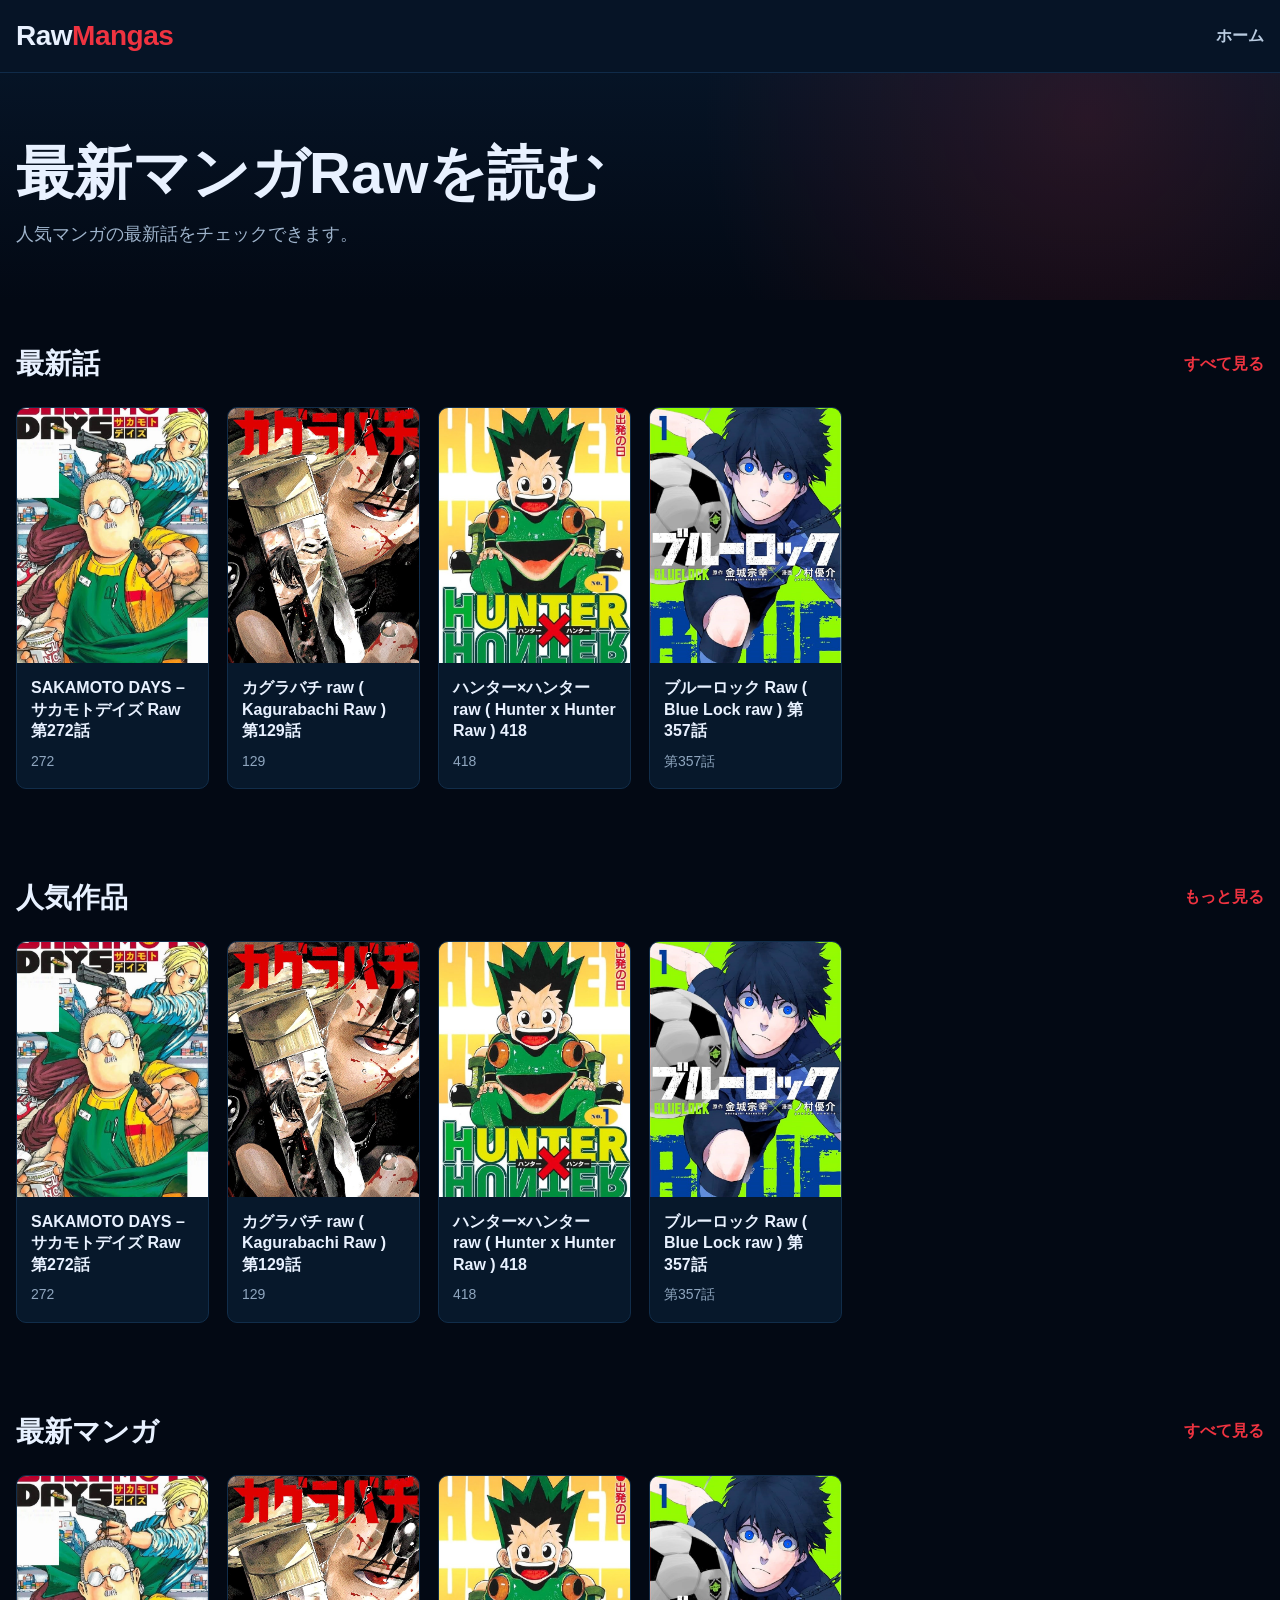
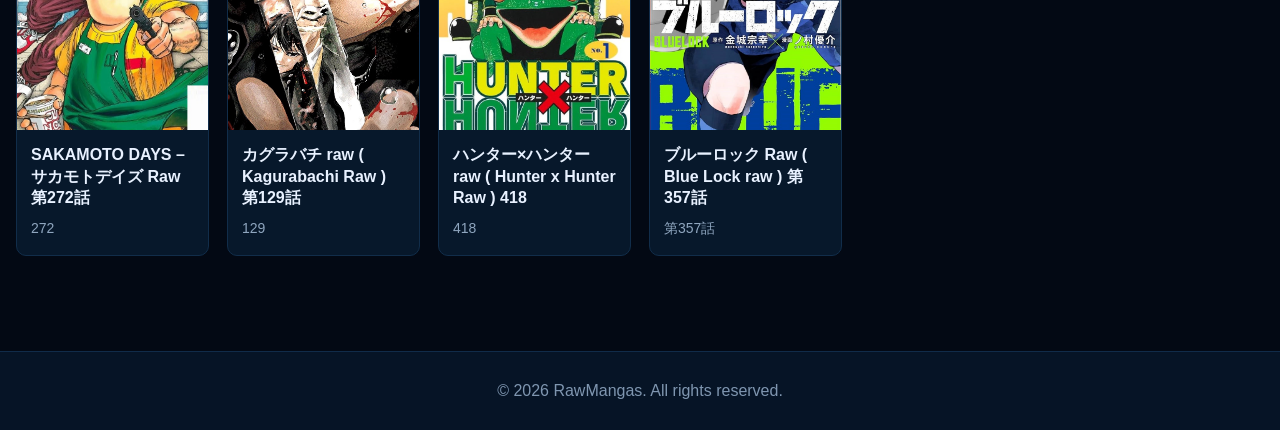
<file: index.html>
<!DOCTYPE html>
<html lang="ja">

<head>

  <meta charset="UTF-8">

  <meta
    name="viewport"
    content="width=device-width, initial-scale=1.0"
  >

  <title>RawMangas - 最新マンガRawを読む</title>

  <meta
    name="description"
    content="RawMangasでは、最新のマンガRawと最新話を無料で読むことができます。"
  >

  <meta
    name="robots"
    content="index, follow"
  >

  <link
    rel="canonical"
    href="https://readnewmangaraw.github.io/rawmangas/"
  >

  <link
    rel="stylesheet"
    href="style.css"
  >


  <meta name="google-site-verification" content="BZ52T1gZ348pRANE2zL4GQ4CzBD4zIG7TqbrdKdMX8c" />


  <meta name="msvalidate.01" content="1C436752C10B82A4CD241B09A711441A" />

  <!-- Google Analytics -->
  <script async src="https://www.googletagmanager.com/gtag/js?id=G-DWTESS8CF2"></script>
  <script>
    window.dataLayer = window.dataLayer || [];
    function gtag(){dataLayer.push(arguments);}
    gtag('js', new Date());
    gtag('config', 'G-DWTESS8CF2');
  </script>


</head>


<body>


<header class="site-header">

  <div class="container">

    <a
      class="logo"
      href="./"
      aria-label="RawMangas ホーム"
    >
      Raw<span>Mangas</span>
    </a>


    <nav>

      <a href="./">
        ホーム
      </a>

    </nav>

  </div>

</header>



<main>


  <!-- Hero -->

  <section class="hero">

    <div class="container">

      <h1>
        最新マンガRawを読む
      </h1>

      <p>
        人気マンガの最新話をチェックできます。
      </p>

    </div>

  </section>



  <!-- Latest -->

  <section class="manga-section">

    <div class="container">


      <div class="section-heading">

        <h2>
          最新話
        </h2>

        <a href="./">
          すべて見る
        </a>

      </div>



      <div class="manga-grid" id="latest-grid">

      </div>


      </div>

    </div>

  </section>



  <!-- Popular -->

  <section class="manga-section">

    <div class="container">


      <div class="section-heading">

        <h2>
          人気作品
        </h2>

        <a href="./">
          もっと見る
        </a>

      </div>


      <div class="manga-grid" id="popular-grid">

      </div>


      </div>

    </div>

  </section>



  <!-- Latest Manga -->

  <section class="manga-section">

    <div class="container">


      <div class="section-heading">

        <h2>
          最新マンガ
        </h2>

        <a href="./">
          すべて見る
        </a>

      </div>


      <div class="manga-grid" id="all-grid">

      </div>


      </div>

    </div>

  </section>


</main>



<footer>

  <div class="container">

    <p>
      © 2026 RawMangas. All rights reserved.
    </p>

  </div>

</footer>



<script src="script.js"></script>

</body>

</html>
</file>
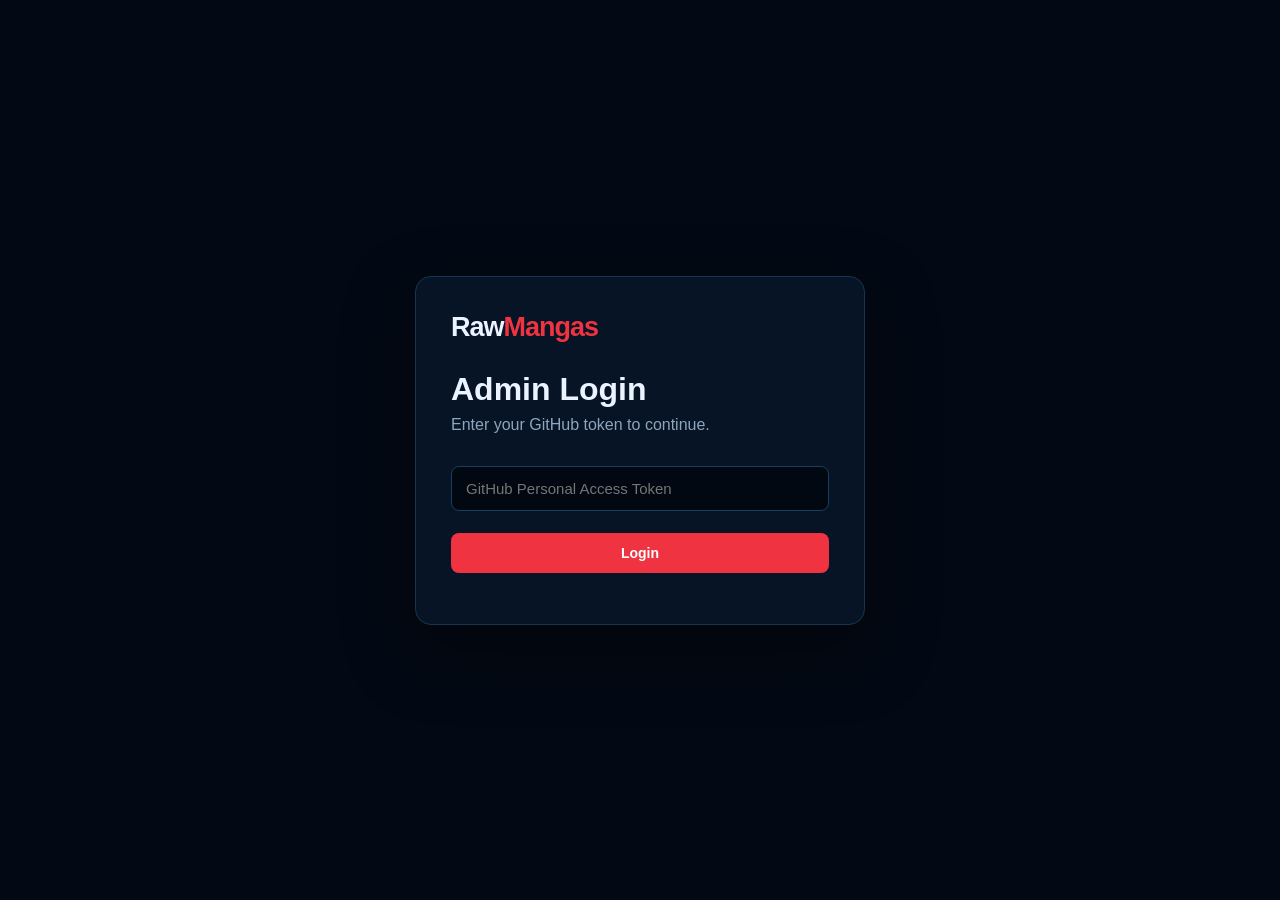
<file: admin/index.html>
<!DOCTYPE html>
<html lang="en">
<head>
<meta charset="UTF-8">
<meta name="viewport" content="width=device-width,initial-scale=1">
<title>RawMangas Admin</title>
<link rel="stylesheet" href="admin.css">
</head>

<body>

<div id="loginScreen" class="screen">
  <div class="login-box">
    <div class="brand">Raw<span>Mangas</span></div>
    <h1>Admin Login</h1>
    <p>Enter your GitHub token to continue.</p>

    <input
      id="loginToken"
      type="password"
      placeholder="GitHub Personal Access Token"
      autocomplete="off"
    >

    <button id="loginBtn">Login</button>

    <div id="loginStatus"></div>
  </div>
</div>


<div id="adminScreen" class="hidden">

  <header class="admin-header">

    <div>
      <div class="brand">Raw<span>Mangas</span></div>
      <small>Publisher Admin</small>
    </div>

    <button id="logoutBtn" class="logout">
      Logout
    </button>

  </header>


  <main class="admin-main">

    <section class="panel">

      <div class="panel-title">
        <div>
          <h1 id="formTitle">Create New Post</h1>
          <p>Create or edit a manga chapter.</p>
        </div>

        <button id="newPostBtn" class="secondary">
          + New Post
        </button>
      </div>


      <input type="hidden" id="editingPath">


      <label>Post Title</label>
      <input
        id="postTitle"
        type="text"
        placeholder="Example: One Piece"
      >


      <label>Chapter Number</label>
      <input
        id="chapterNumber"
        type="text"
        placeholder="Example: 1176"
      >


      <label>English Slug</label>
      <input
        id="slug"
        type="text"
        placeholder="Example: one-piece-1176"
      >


      <label>Title Image</label>
      <input
        id="cover"
        type="file"
        accept="image/*"
      >

      <div id="currentCover" class="current-files"></div>


      <label>Chapter Images</label>
      <input
        id="pages"
        type="file"
        accept="image/*"
        multiple
      >

      <div class="help">
        Select multiple images. They will be uploaded in filename order.
      </div>


      <div id="existingPages" class="current-files"></div>


      <button id="publishBtn" class="publish">
        Publish New Post
      </button>

      <div id="publishStatus"></div>

    </section>


    <section class="panel">

      <div class="panel-title">
        <div>
          <h2>Existing Posts</h2>
          <p>Edit or delete published posts.</p>
        </div>

        <button id="refreshBtn" class="secondary">
          Refresh
        </button>
      </div>


      <div id="postsList">
        Loading posts...
      </div>

    </section>

  </main>

</div>


<script src="publisher.js"></script>

</body>
</html>
</file>
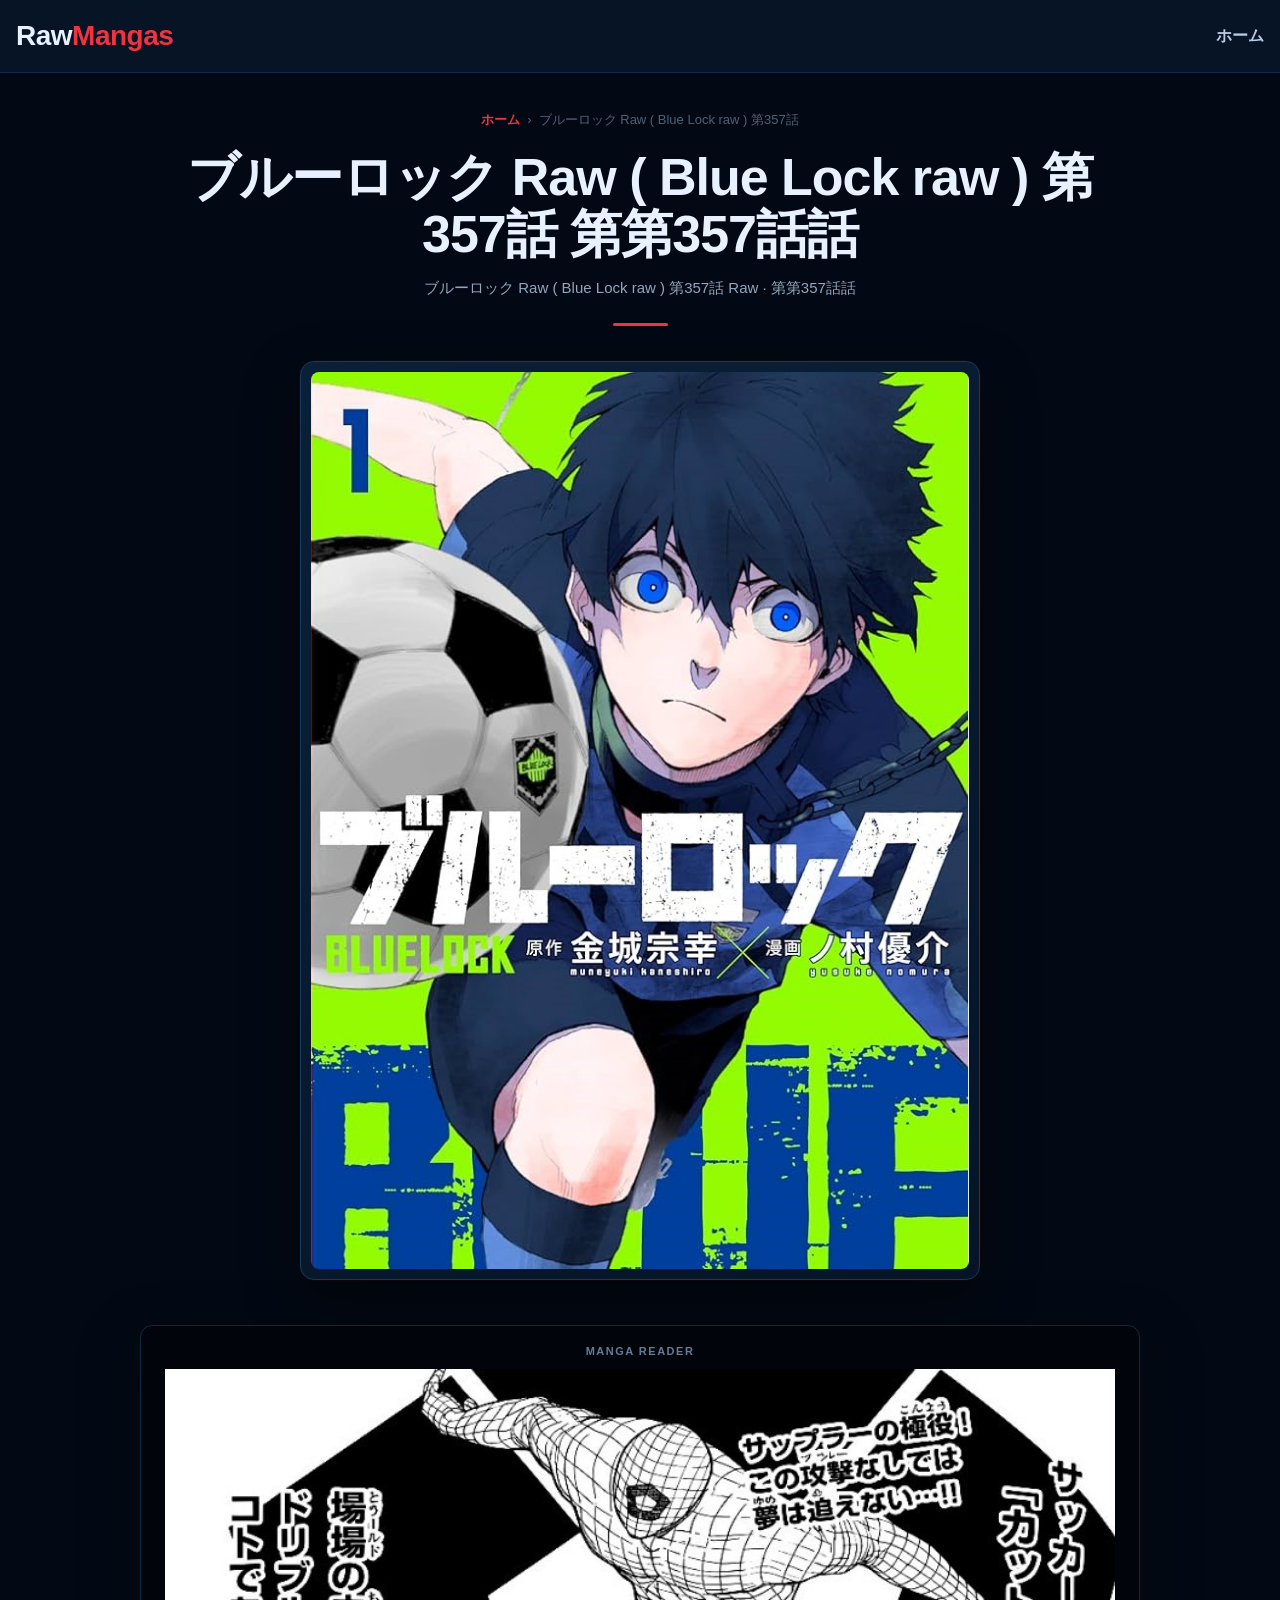
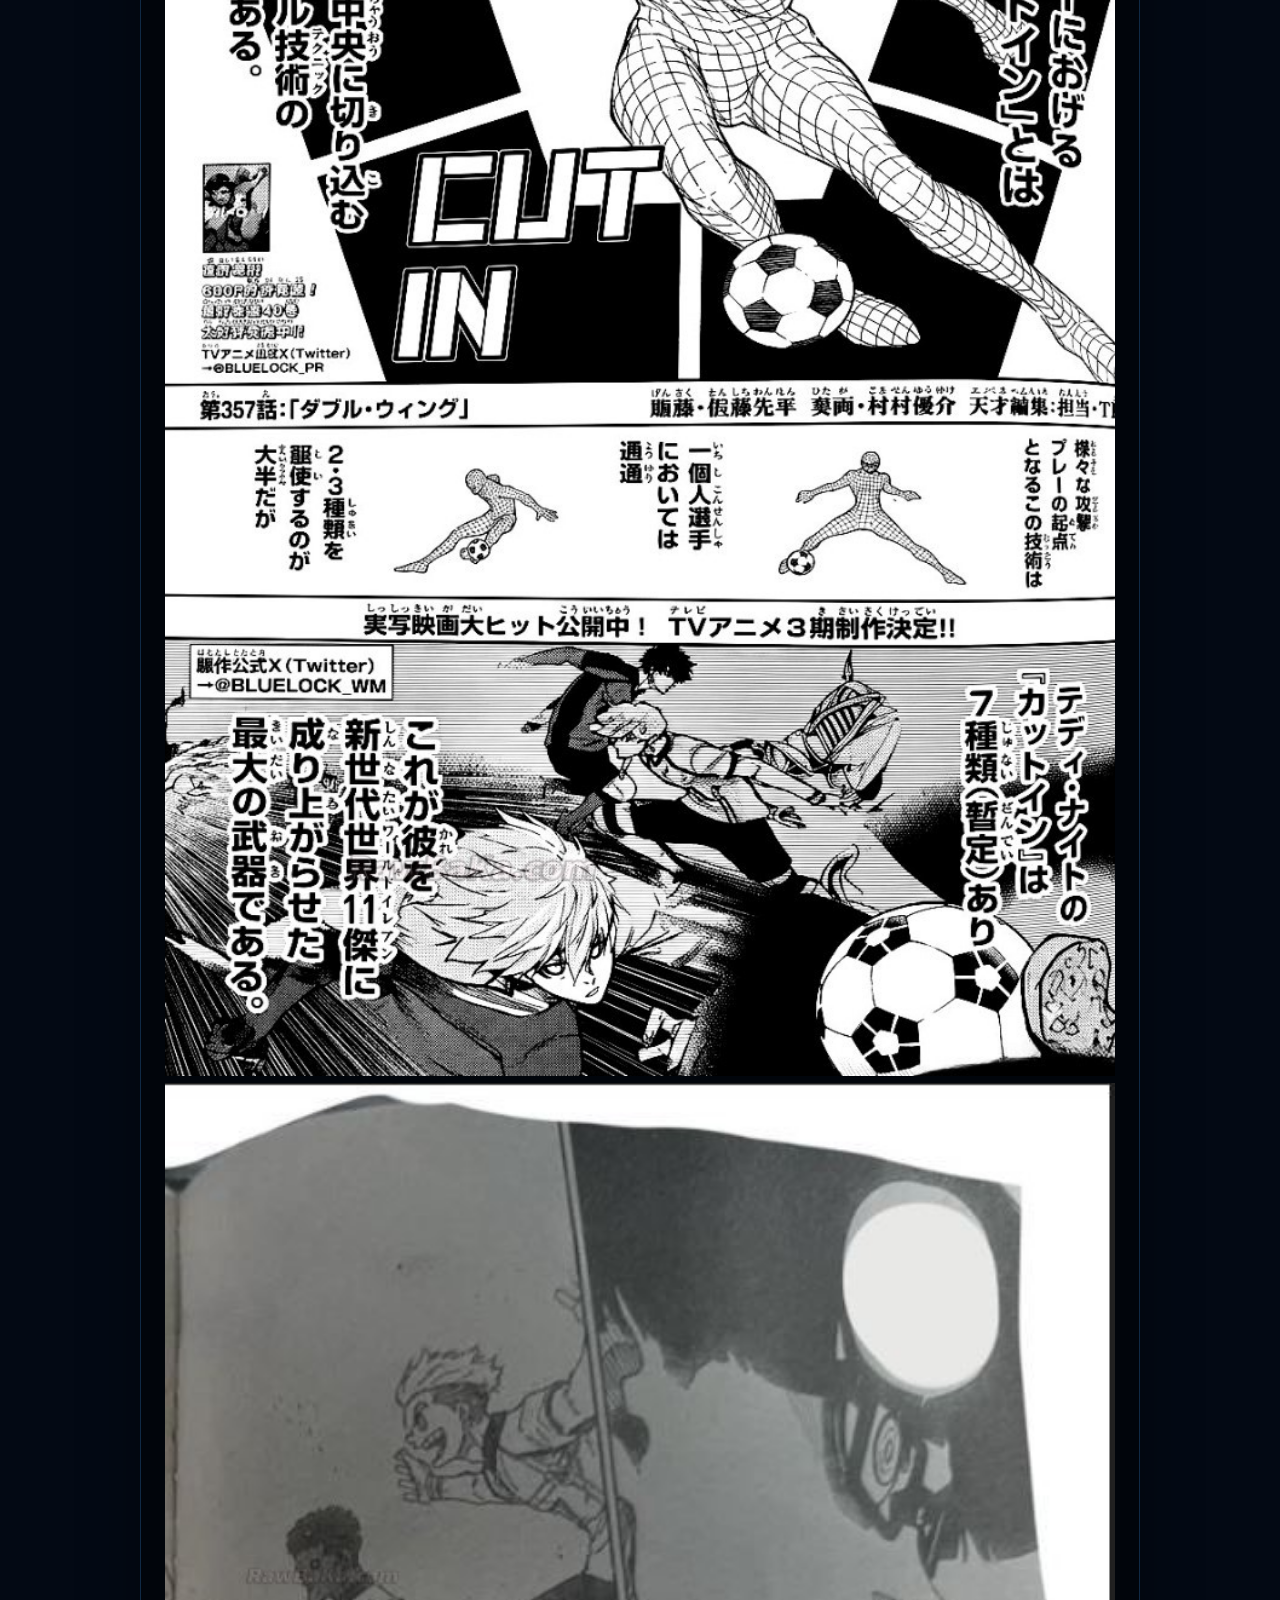
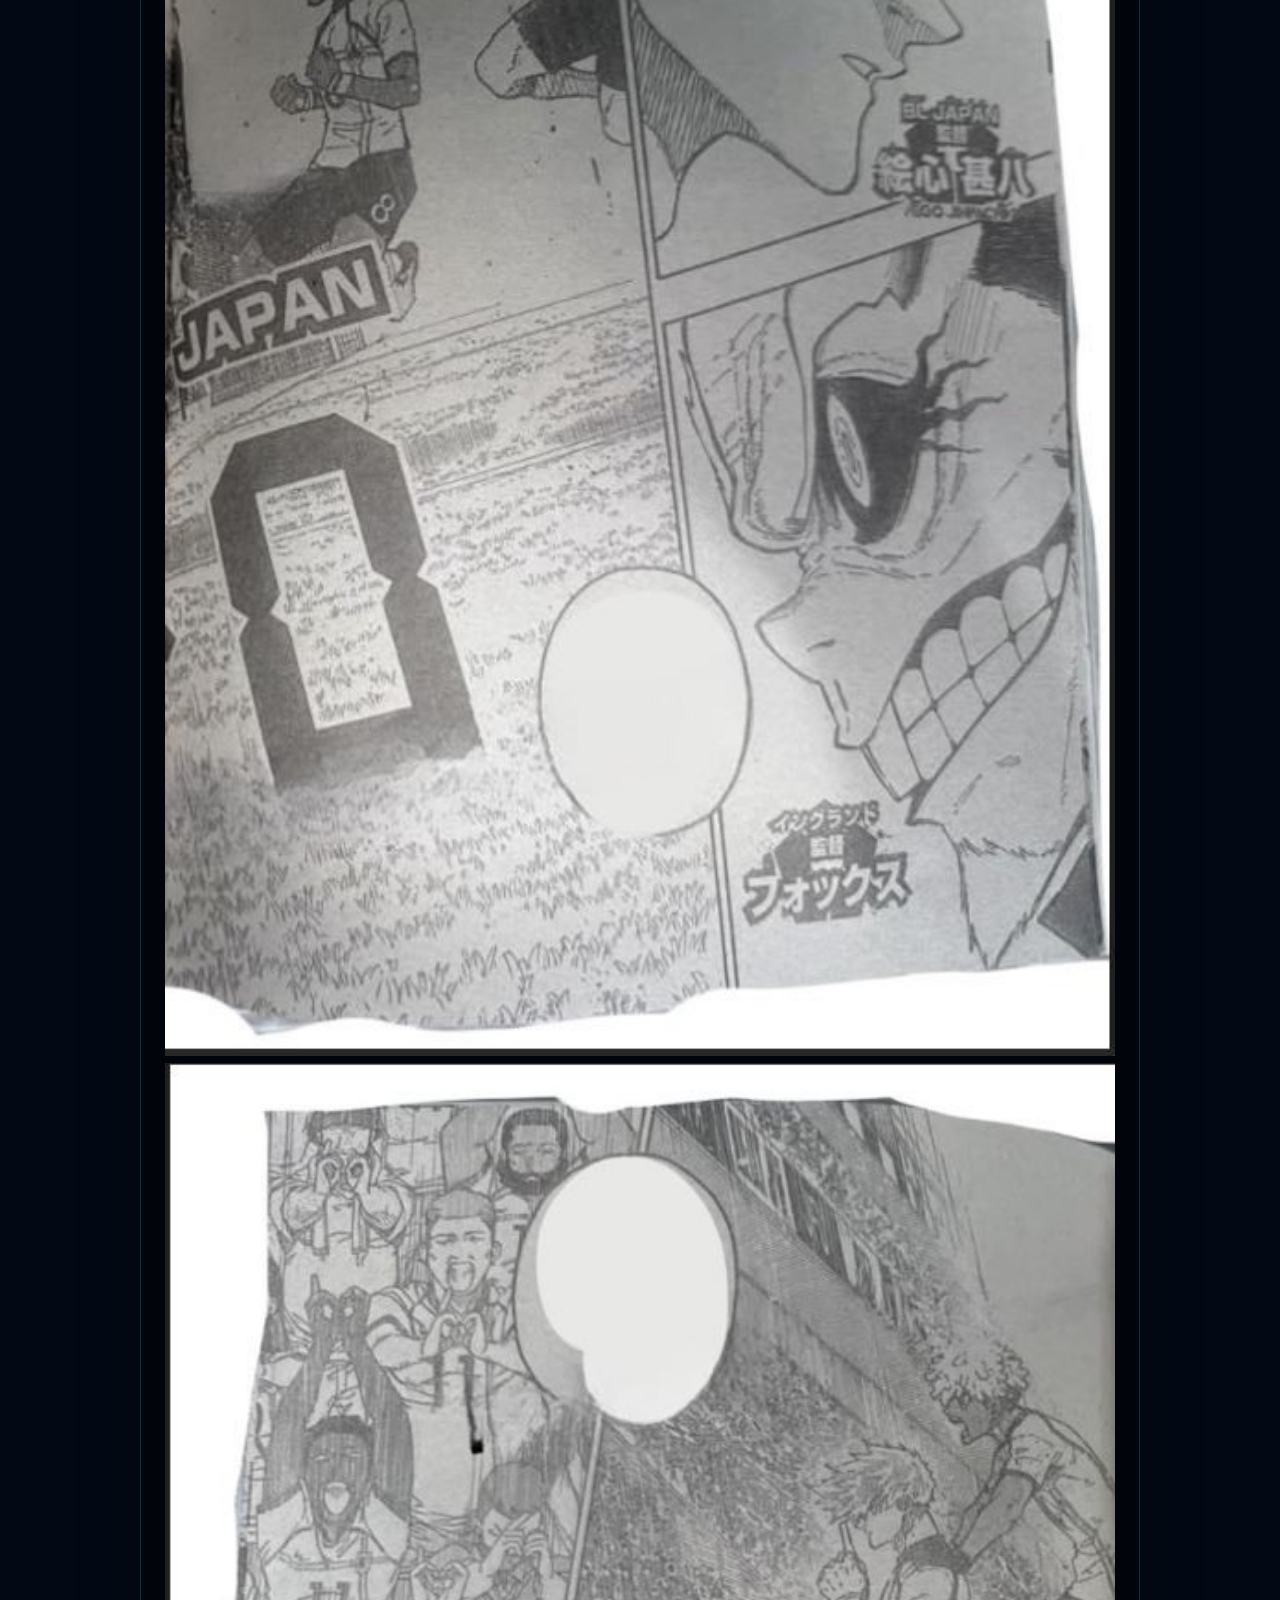
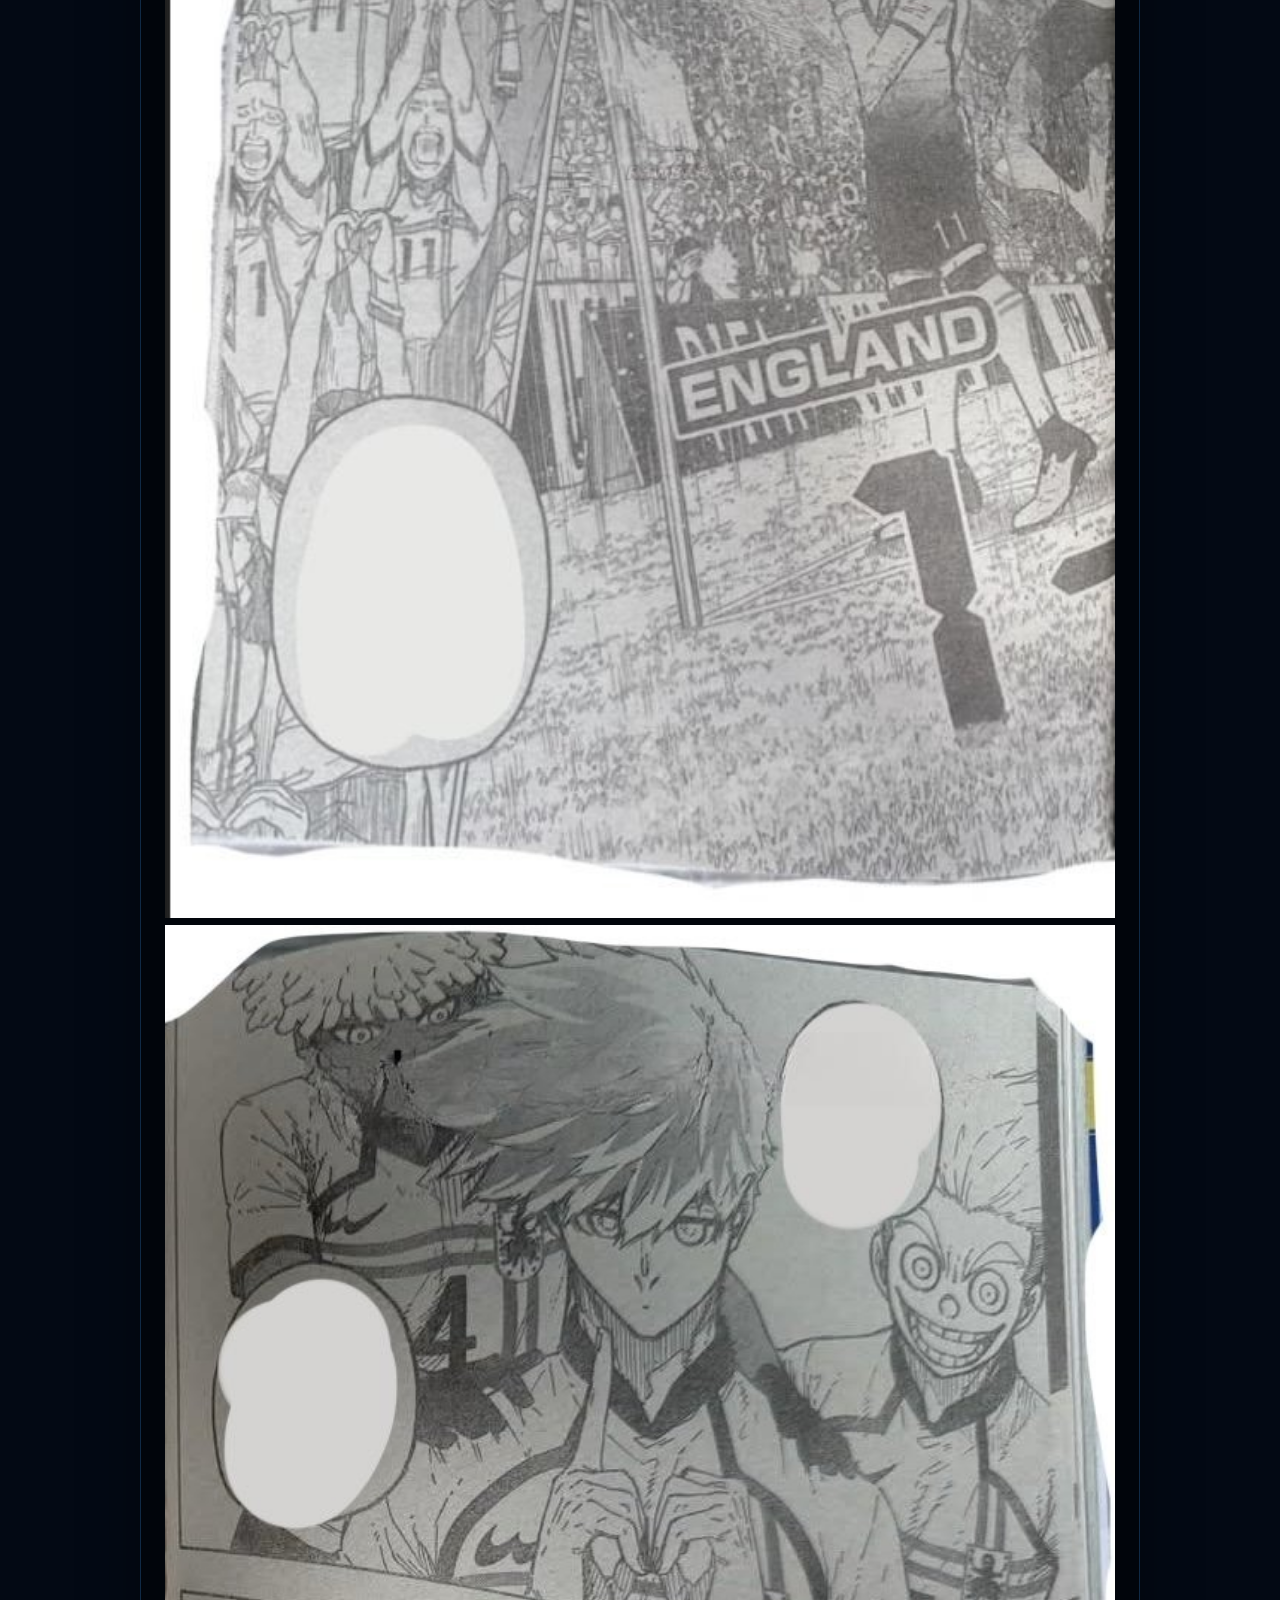
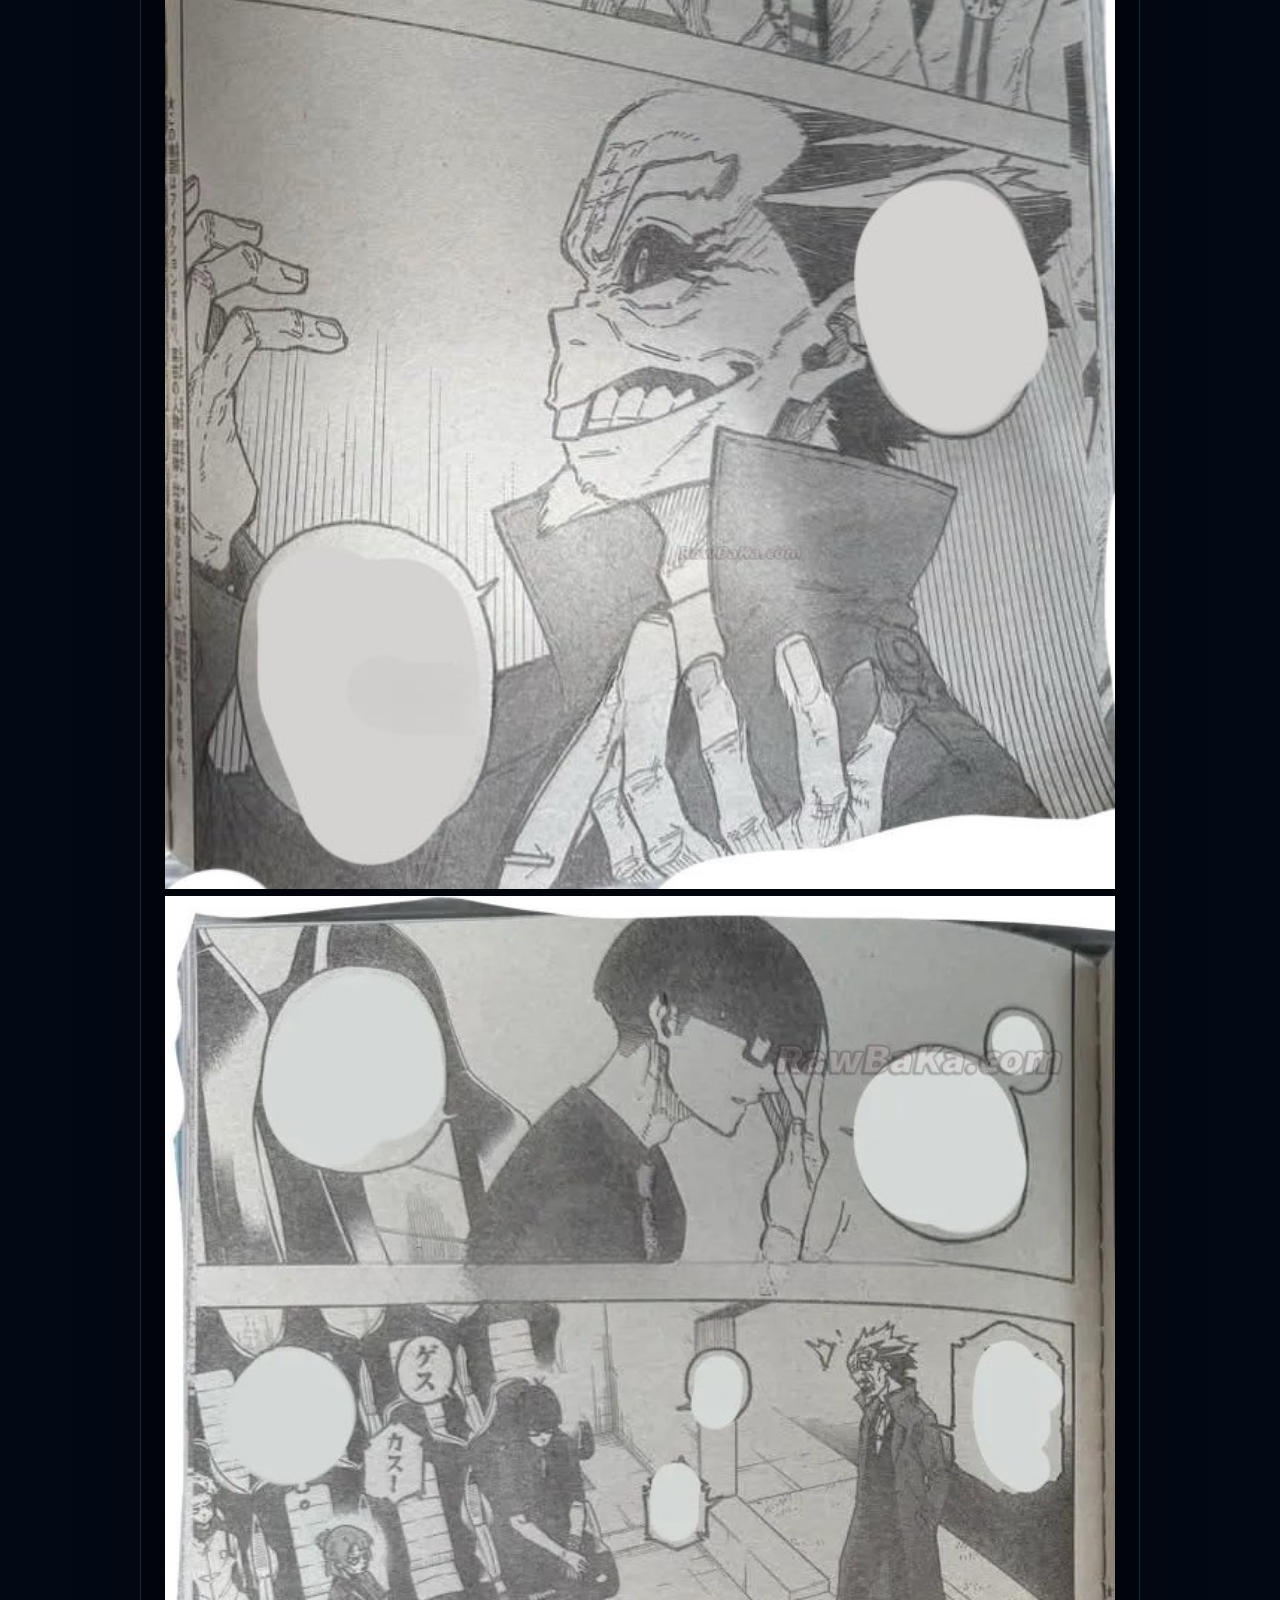
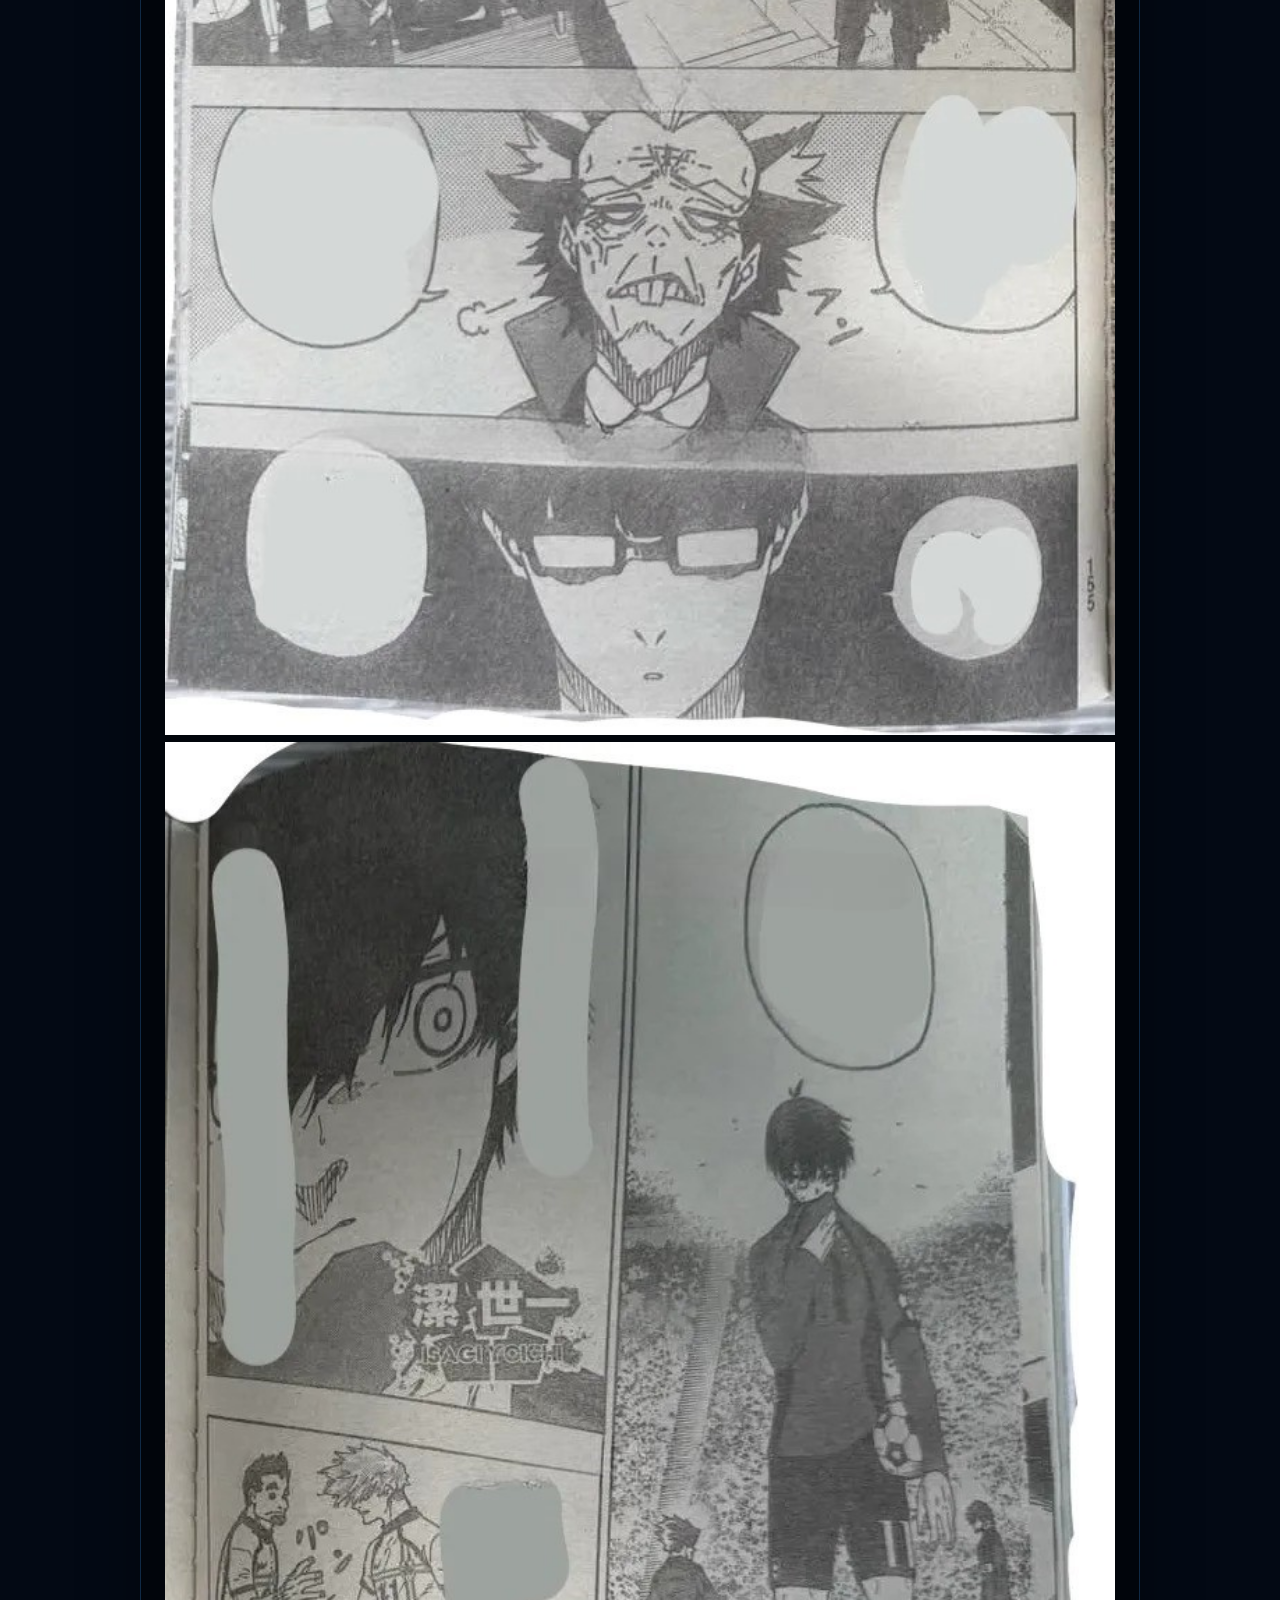
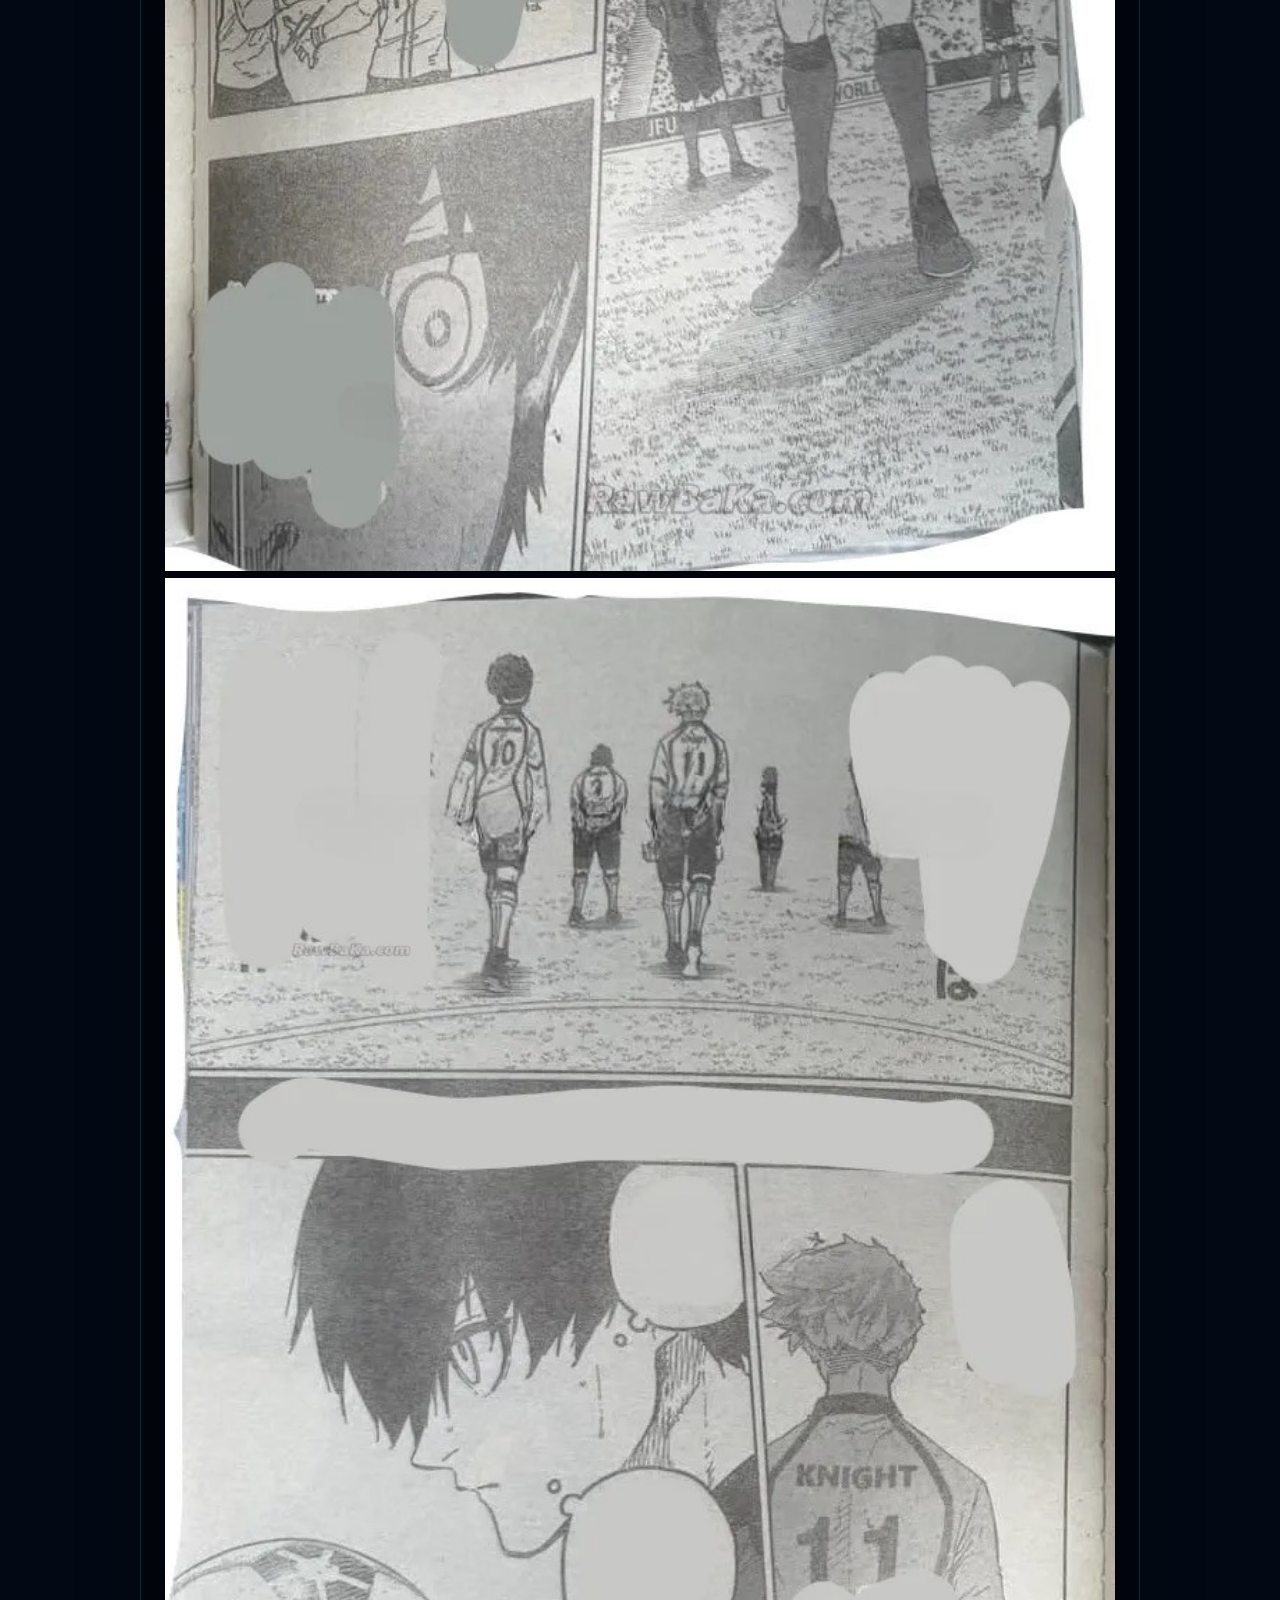
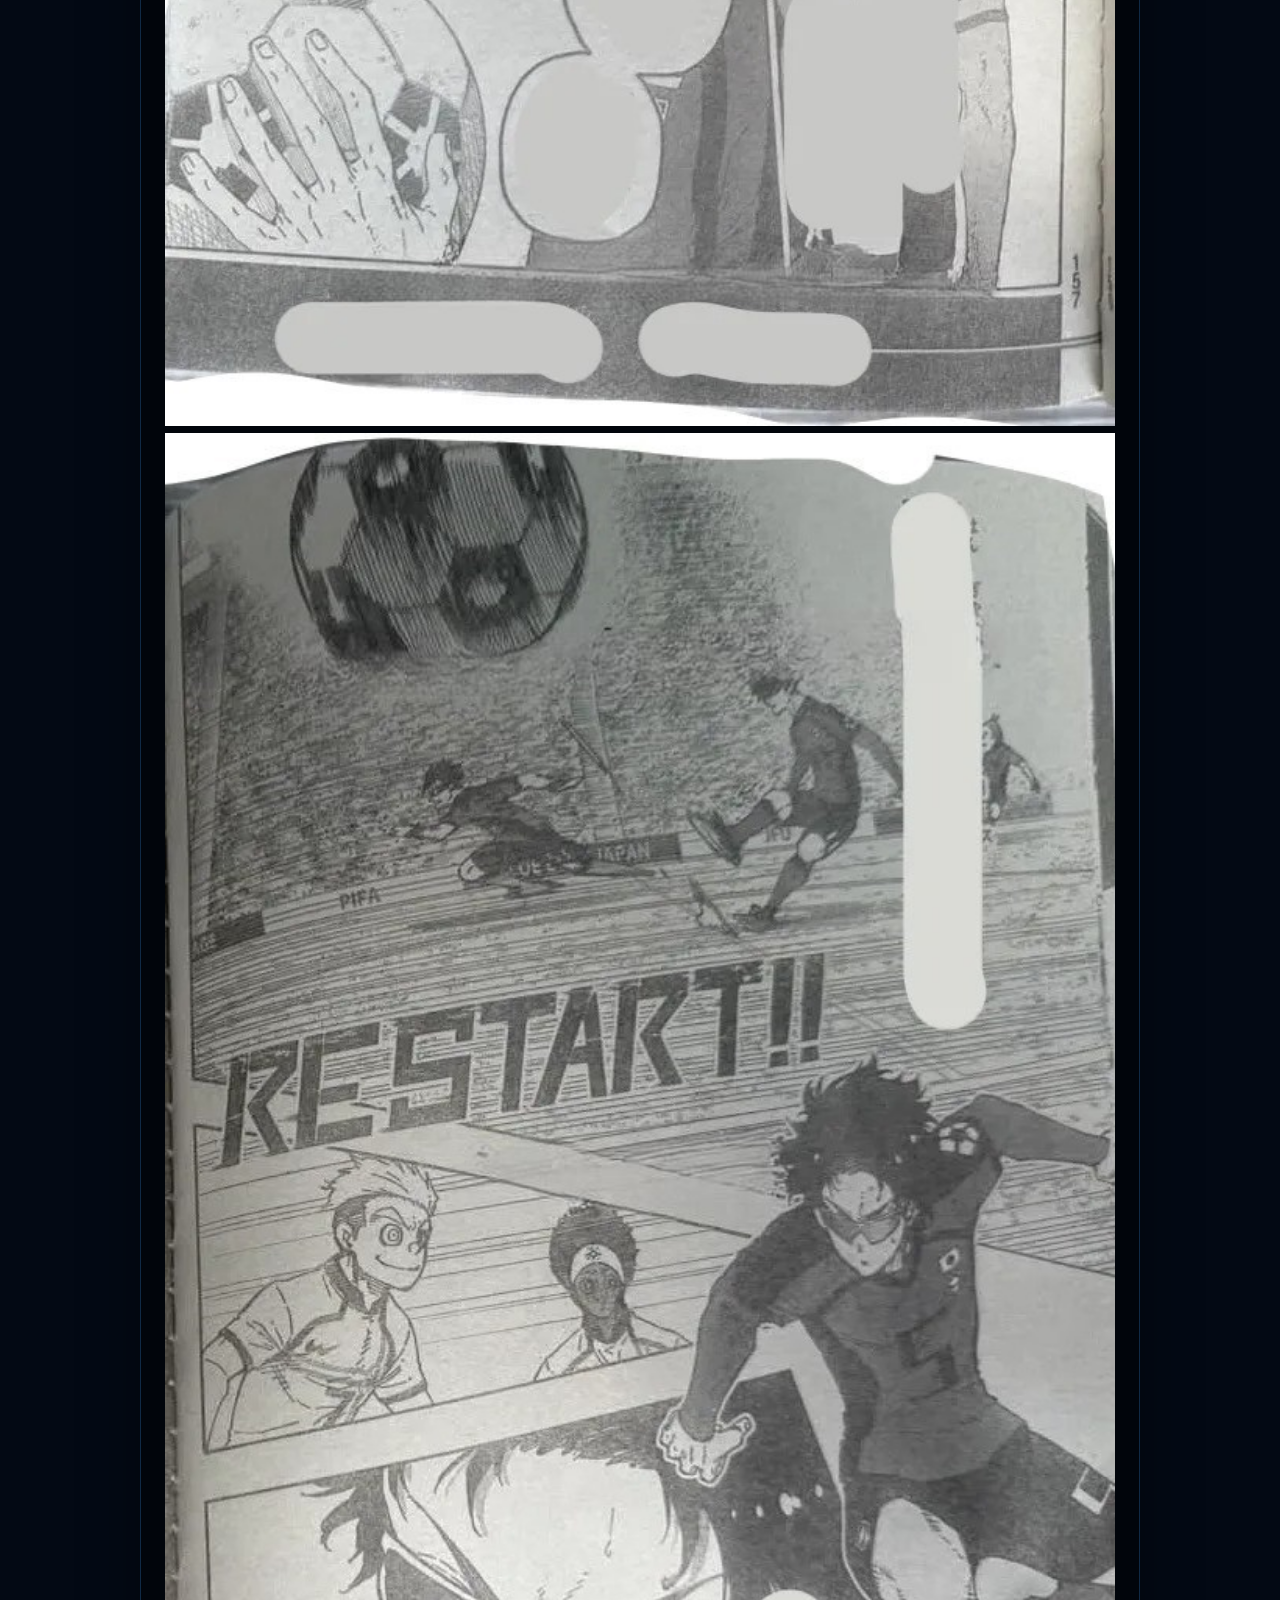
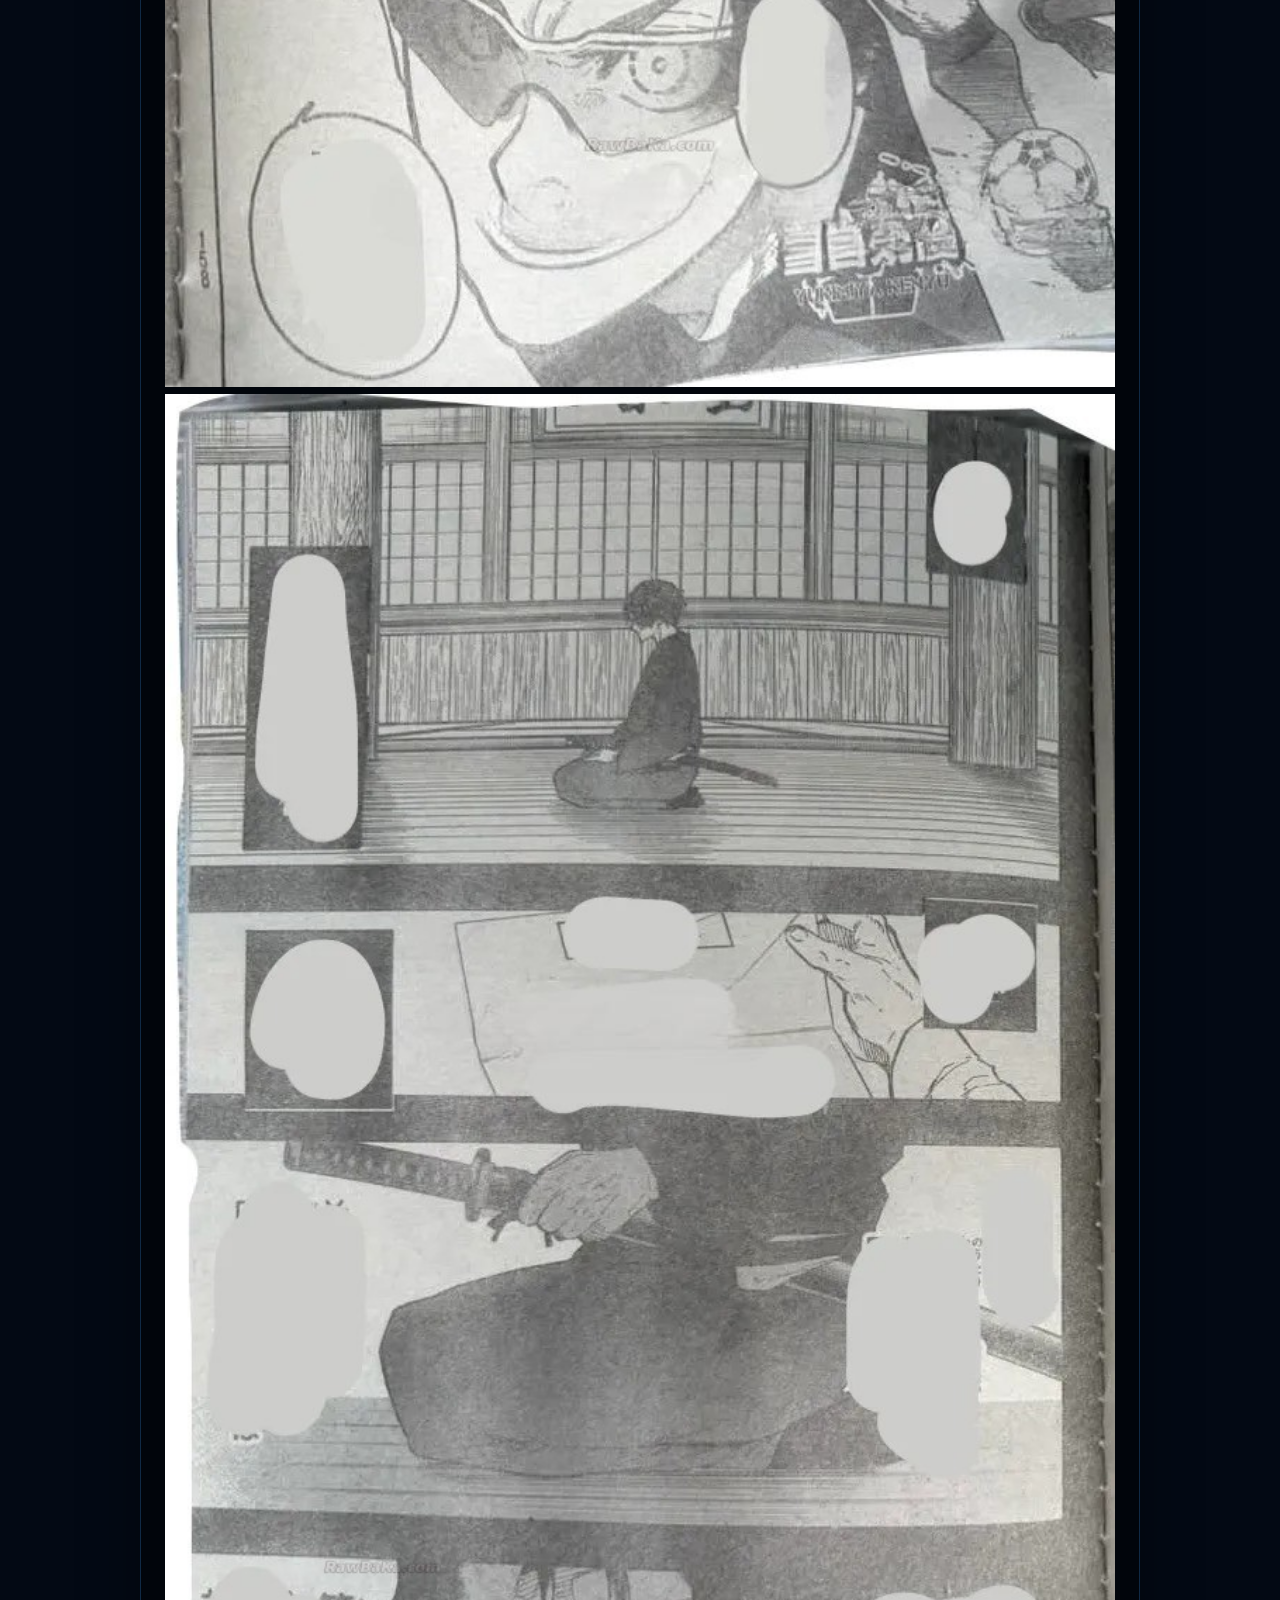
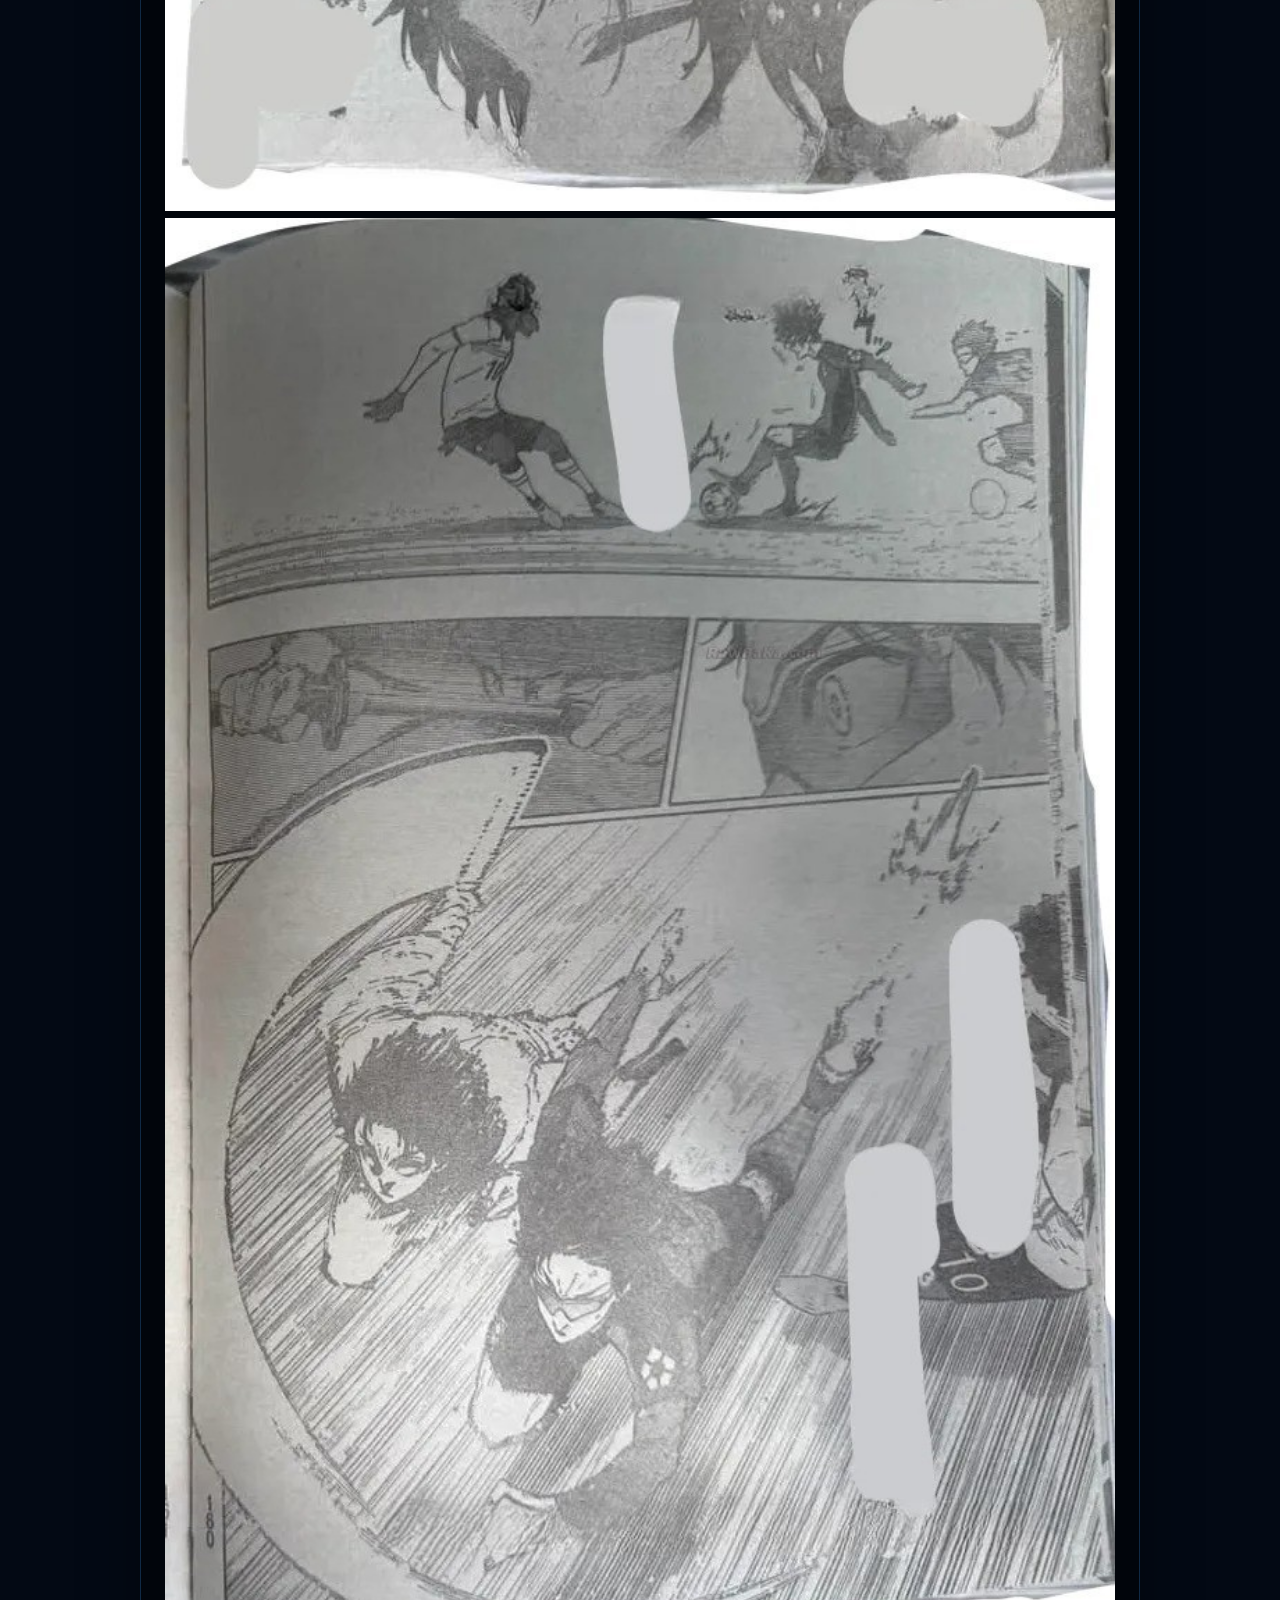
<file: posts/blue-loc-357/index.html>
<!DOCTYPE html>
<html lang="ja">

<head>

<meta charset="UTF-8">

<meta
name="viewport"
content="width=device-width,initial-scale=1"
>

<title>
ブルーロック Raw ( Blue Lock raw ) 第357話
 第第357話話 Raw | RawMangas
</title>

<meta
name="description"
content="ブルーロック Raw ( Blue Lock raw ) 第357話
 第第357話話をRawMangasで読むことができます。"
>

<meta
name="robots"
content="index, follow"
>

<link
rel="canonical"
href="https://readnewmangaraw.github.io/rawmangas/posts/blue-loc-357/"
>

<link
rel="stylesheet"
href="../../style.css"
>

<script async src="https://www.googletagmanager.com/gtag/js?id=G-DWTESS8CF2"></script>

<script>
window.dataLayer = window.dataLayer || [];
function gtag(){dataLayer.push(arguments);}
gtag('js', new Date());
gtag('config', 'G-DWTESS8CF2');
</script>


</head>


<body>


<header class="site-header">

<div class="container">

<a
class="logo"
href="../../"
>
Raw<span>Mangas</span>
</a>

<nav>

<a href="../../">
ホーム
</a>

</nav>

</div>

</header>


<main class="chapter-page">

<div class="container">

<article class="chapter">


<header class="chapter-header">

<div class="breadcrumb">

<a href="../../">
ホーム
</a>

<span>›</span>

<span>
ブルーロック Raw ( Blue Lock raw ) 第357話
</span>

</div>


<h1>
ブルーロック Raw ( Blue Lock raw ) 第357話
 第第357話話
</h1>


<p class="chapter-meta">
ブルーロック Raw ( Blue Lock raw ) 第357話
 Raw · 第第357話話
</p>

</header>


<div class="title-image">

<img
src="../../images/blue-loc-357/title.jpg"
alt="ブルーロック Raw ( Blue Lock raw ) 第357話"
title="ブルーロック Raw ( Blue Lock raw ) 第357話"
>

</div>


<div class="chapter-content">



        <img
          src="../../images/blue-loc-357/001.jpg"
          alt="ブルーロック Raw ( Blue Lock raw ) 第357話"
          title="ブルーロック Raw ( Blue Lock raw ) 第357話"
          loading="lazy"
        >

      

        <img
          src="../../images/blue-loc-357/003.jpg"
          alt="ブルーロック Raw ( Blue Lock raw ) 第357話"
          title="ブルーロック Raw ( Blue Lock raw ) 第357話"
          loading="lazy"
        >

      

        <img
          src="../../images/blue-loc-357/005.jpg"
          alt="ブルーロック Raw ( Blue Lock raw ) 第357話"
          title="ブルーロック Raw ( Blue Lock raw ) 第357話"
          loading="lazy"
        >

      

        <img
          src="../../images/blue-loc-357/007.jpg"
          alt="ブルーロック Raw ( Blue Lock raw ) 第357話"
          title="ブルーロック Raw ( Blue Lock raw ) 第357話"
          loading="lazy"
        >

      

        <img
          src="../../images/blue-loc-357/009.jpg"
          alt="ブルーロック Raw ( Blue Lock raw ) 第357話"
          title="ブルーロック Raw ( Blue Lock raw ) 第357話"
          loading="lazy"
        >

      

        <img
          src="../../images/blue-loc-357/011.jpg"
          alt="ブルーロック Raw ( Blue Lock raw ) 第357話"
          title="ブルーロック Raw ( Blue Lock raw ) 第357話"
          loading="lazy"
        >

      

        <img
          src="../../images/blue-loc-357/013.jpg"
          alt="ブルーロック Raw ( Blue Lock raw ) 第357話"
          title="ブルーロック Raw ( Blue Lock raw ) 第357話"
          loading="lazy"
        >

      

        <img
          src="../../images/blue-loc-357/015.jpg"
          alt="ブルーロック Raw ( Blue Lock raw ) 第357話"
          title="ブルーロック Raw ( Blue Lock raw ) 第357話"
          loading="lazy"
        >

      

        <img
          src="../../images/blue-loc-357/017.jpg"
          alt="ブルーロック Raw ( Blue Lock raw ) 第357話"
          title="ブルーロック Raw ( Blue Lock raw ) 第357話"
          loading="lazy"
        >

      

        <img
          src="../../images/blue-loc-357/019.jpg"
          alt="ブルーロック Raw ( Blue Lock raw ) 第357話"
          title="ブルーロック Raw ( Blue Lock raw ) 第357話"
          loading="lazy"
        >

      

        <img
          src="../../images/blue-loc-357/021.jpg"
          alt="ブルーロック Raw ( Blue Lock raw ) 第357話"
          title="ブルーロック Raw ( Blue Lock raw ) 第357話"
          loading="lazy"
        >

      

        <img
          src="../../images/blue-loc-357/023.jpg"
          alt="ブルーロック Raw ( Blue Lock raw ) 第357話"
          title="ブルーロック Raw ( Blue Lock raw ) 第357話"
          loading="lazy"
        >

      

        <img
          src="../../images/blue-loc-357/025.jpg"
          alt="ブルーロック Raw ( Blue Lock raw ) 第357話"
          title="ブルーロック Raw ( Blue Lock raw ) 第357話"
          loading="lazy"
        >

      

        <img
          src="../../images/blue-loc-357/027.jpg"
          alt="ブルーロック Raw ( Blue Lock raw ) 第357話"
          title="ブルーロック Raw ( Blue Lock raw ) 第357話"
          loading="lazy"
        >

      

        <img
          src="../../images/blue-loc-357/029.jpg"
          alt="ブルーロック Raw ( Blue Lock raw ) 第357話"
          title="ブルーロック Raw ( Blue Lock raw ) 第357話"
          loading="lazy"
        >

      

        <img
          src="../../images/blue-loc-357/031.jpg"
          alt="ブルーロック Raw ( Blue Lock raw ) 第357話"
          title="ブルーロック Raw ( Blue Lock raw ) 第357話"
          loading="lazy"
        >

      

        <img
          src="../../images/blue-loc-357/033.jpg"
          alt="ブルーロック Raw ( Blue Lock raw ) 第357話"
          title="ブルーロック Raw ( Blue Lock raw ) 第357話"
          loading="lazy"
        >

      

        <img
          src="../../images/blue-loc-357/035.jpg"
          alt="ブルーロック Raw ( Blue Lock raw ) 第357話"
          title="ブルーロック Raw ( Blue Lock raw ) 第357話"
          loading="lazy"
        >

      

        <img
          src="../../images/blue-loc-357/037.jpg"
          alt="ブルーロック Raw ( Blue Lock raw ) 第357話"
          title="ブルーロック Raw ( Blue Lock raw ) 第357話"
          loading="lazy"
        >

      

        <img
          src="../../images/blue-loc-357/039.jpg"
          alt="ブルーロック Raw ( Blue Lock raw ) 第357話"
          title="ブルーロック Raw ( Blue Lock raw ) 第357話"
          loading="lazy"
        >

      

</div>


<nav class="chapter-navigation">

<a
href="../../"
class="chapter-button"
>
前の話
</a>

<a
href="../../"
class="chapter-button home-button"
>
ホーム
</a>

<a
href="../../"
class="chapter-button"
>
次の話
</a>

</nav>


</article>

</div>

</main>


<footer>

<div class="container">

<p>
© 2026 RawMangas.
</p>

</div>

</footer>


</body>

</html>
</file>
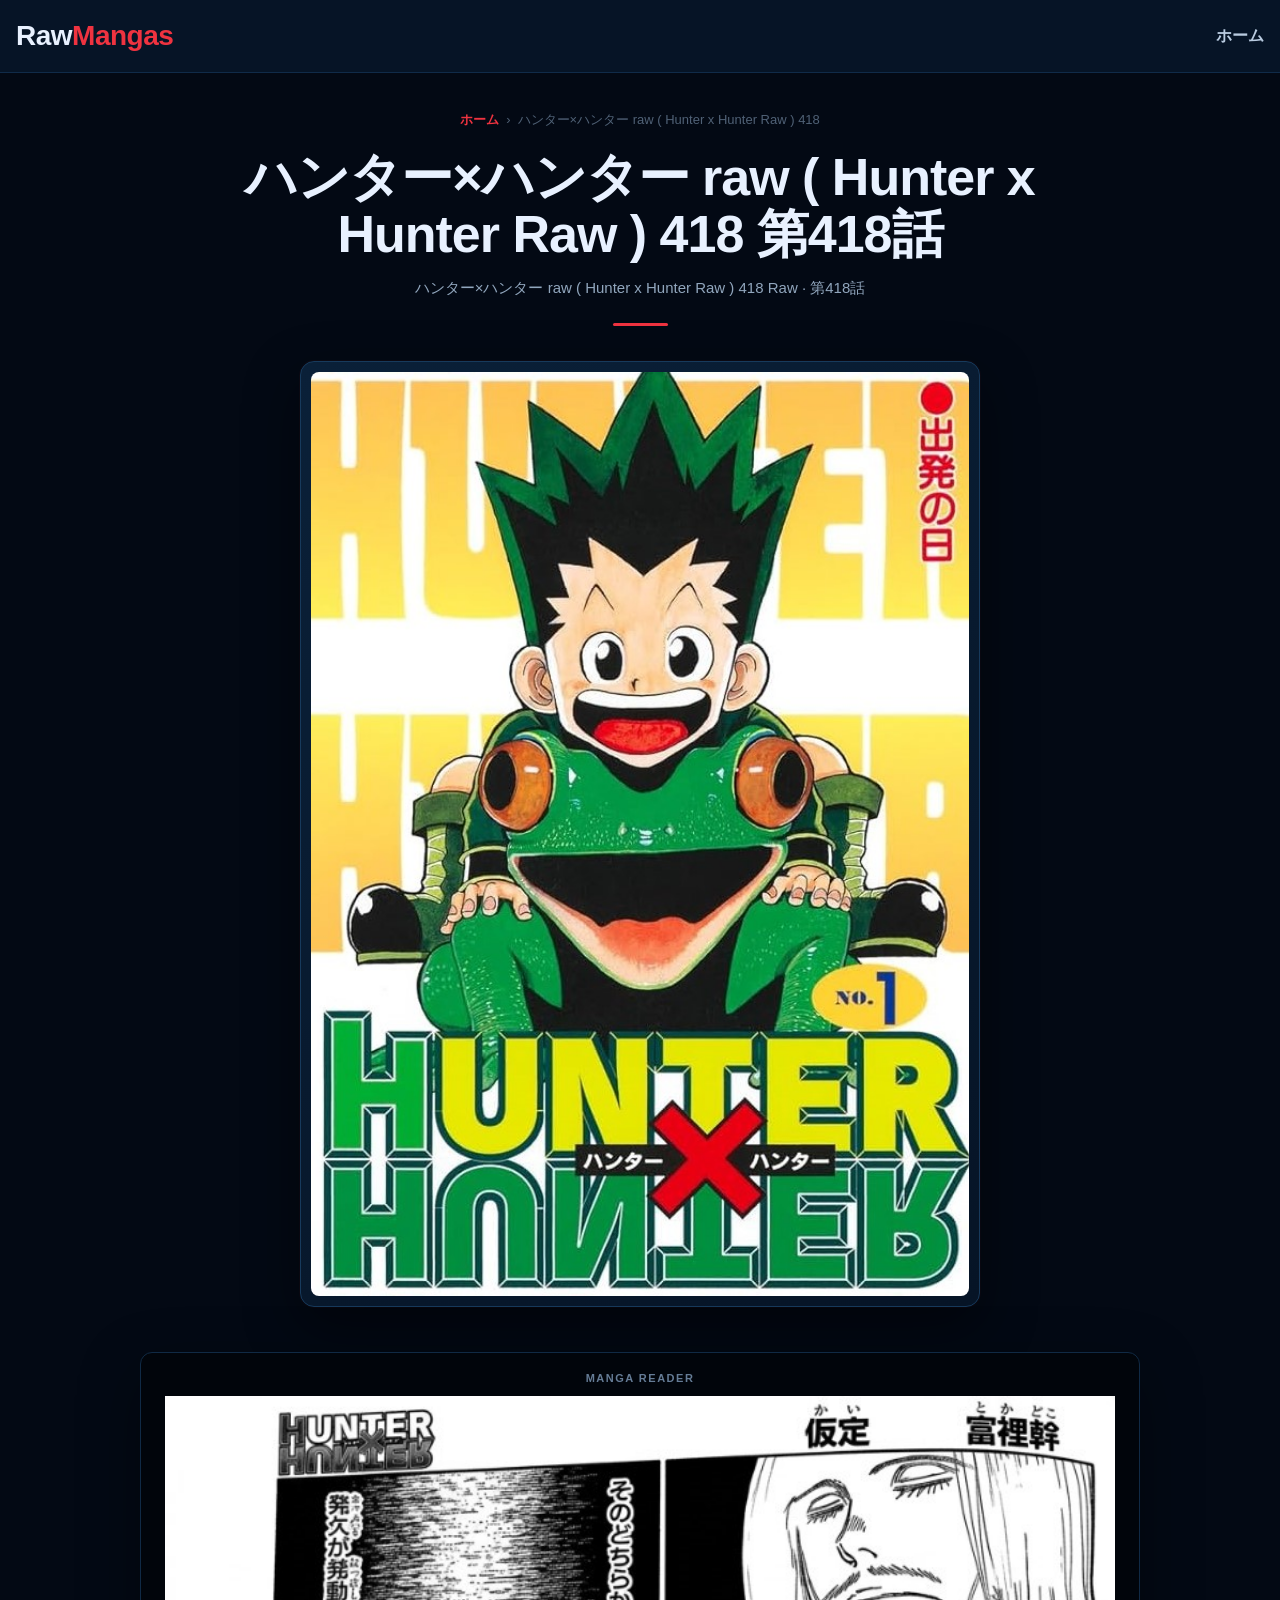
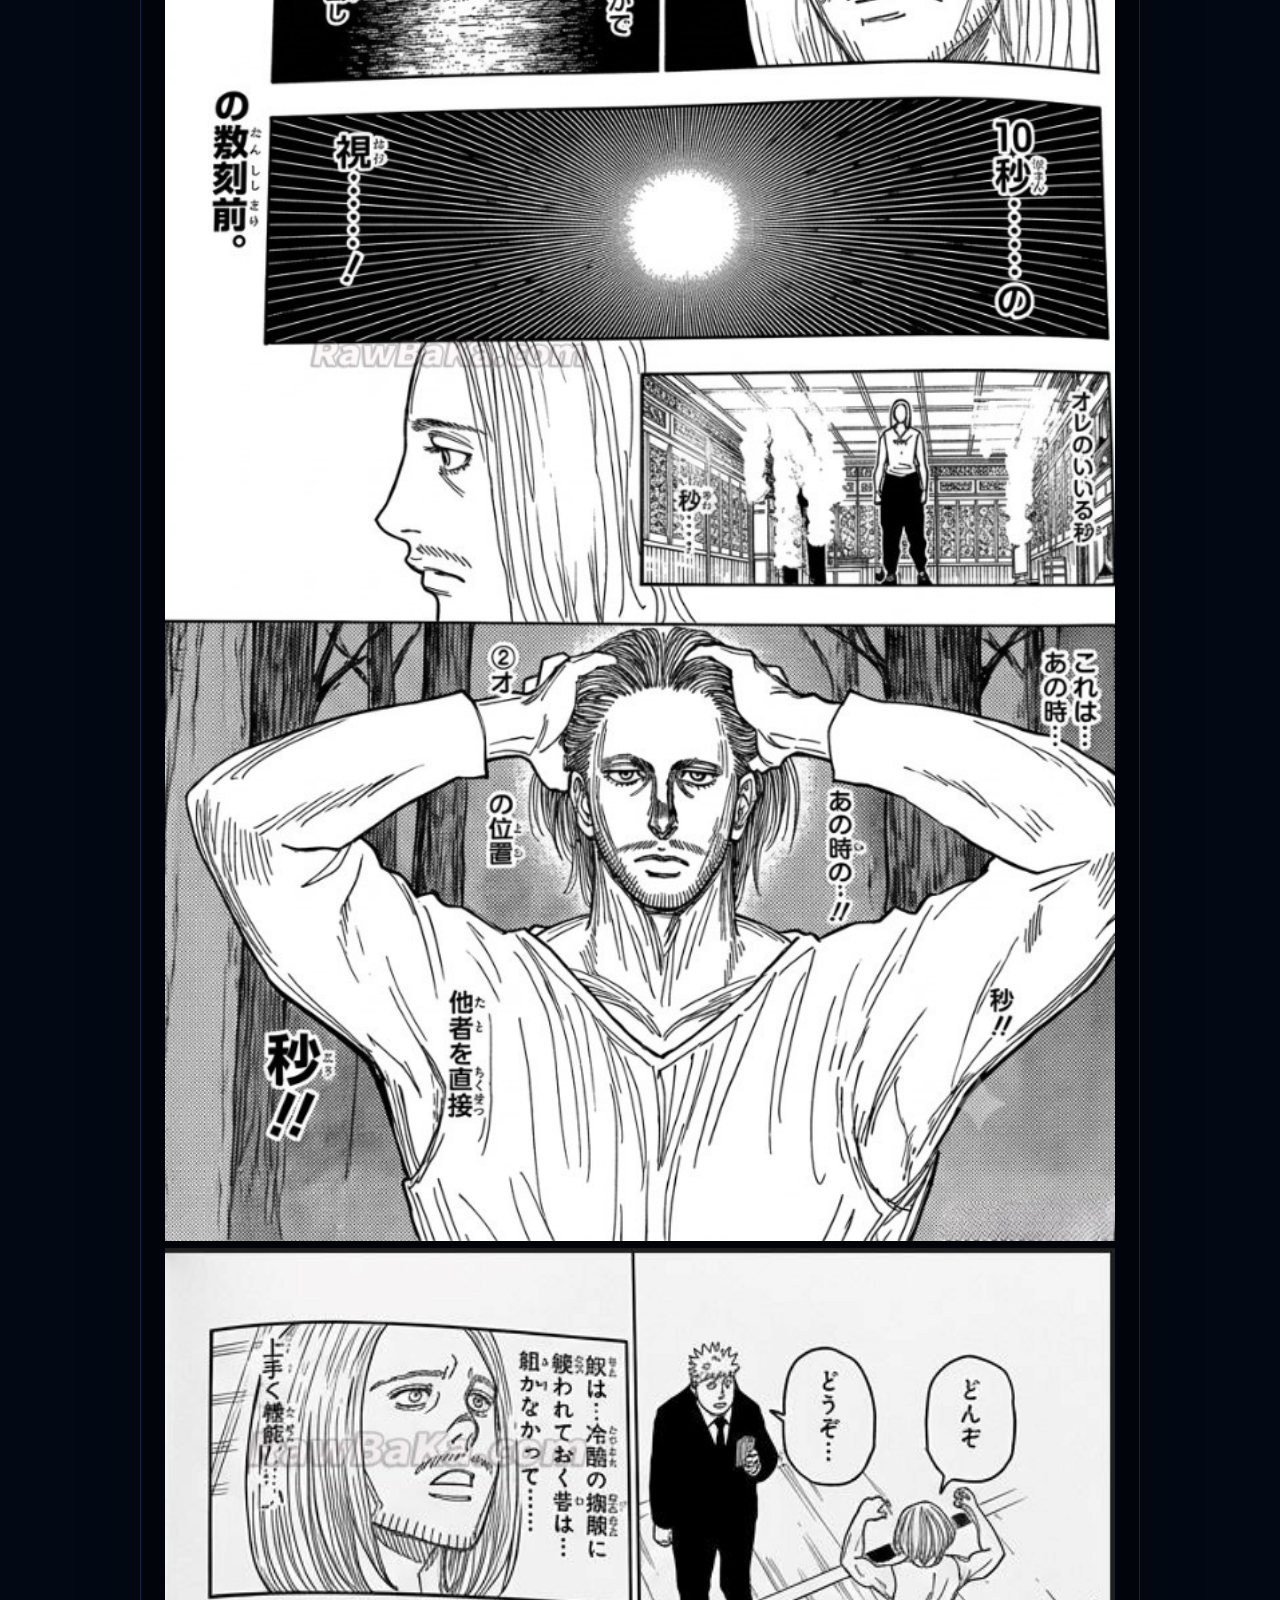
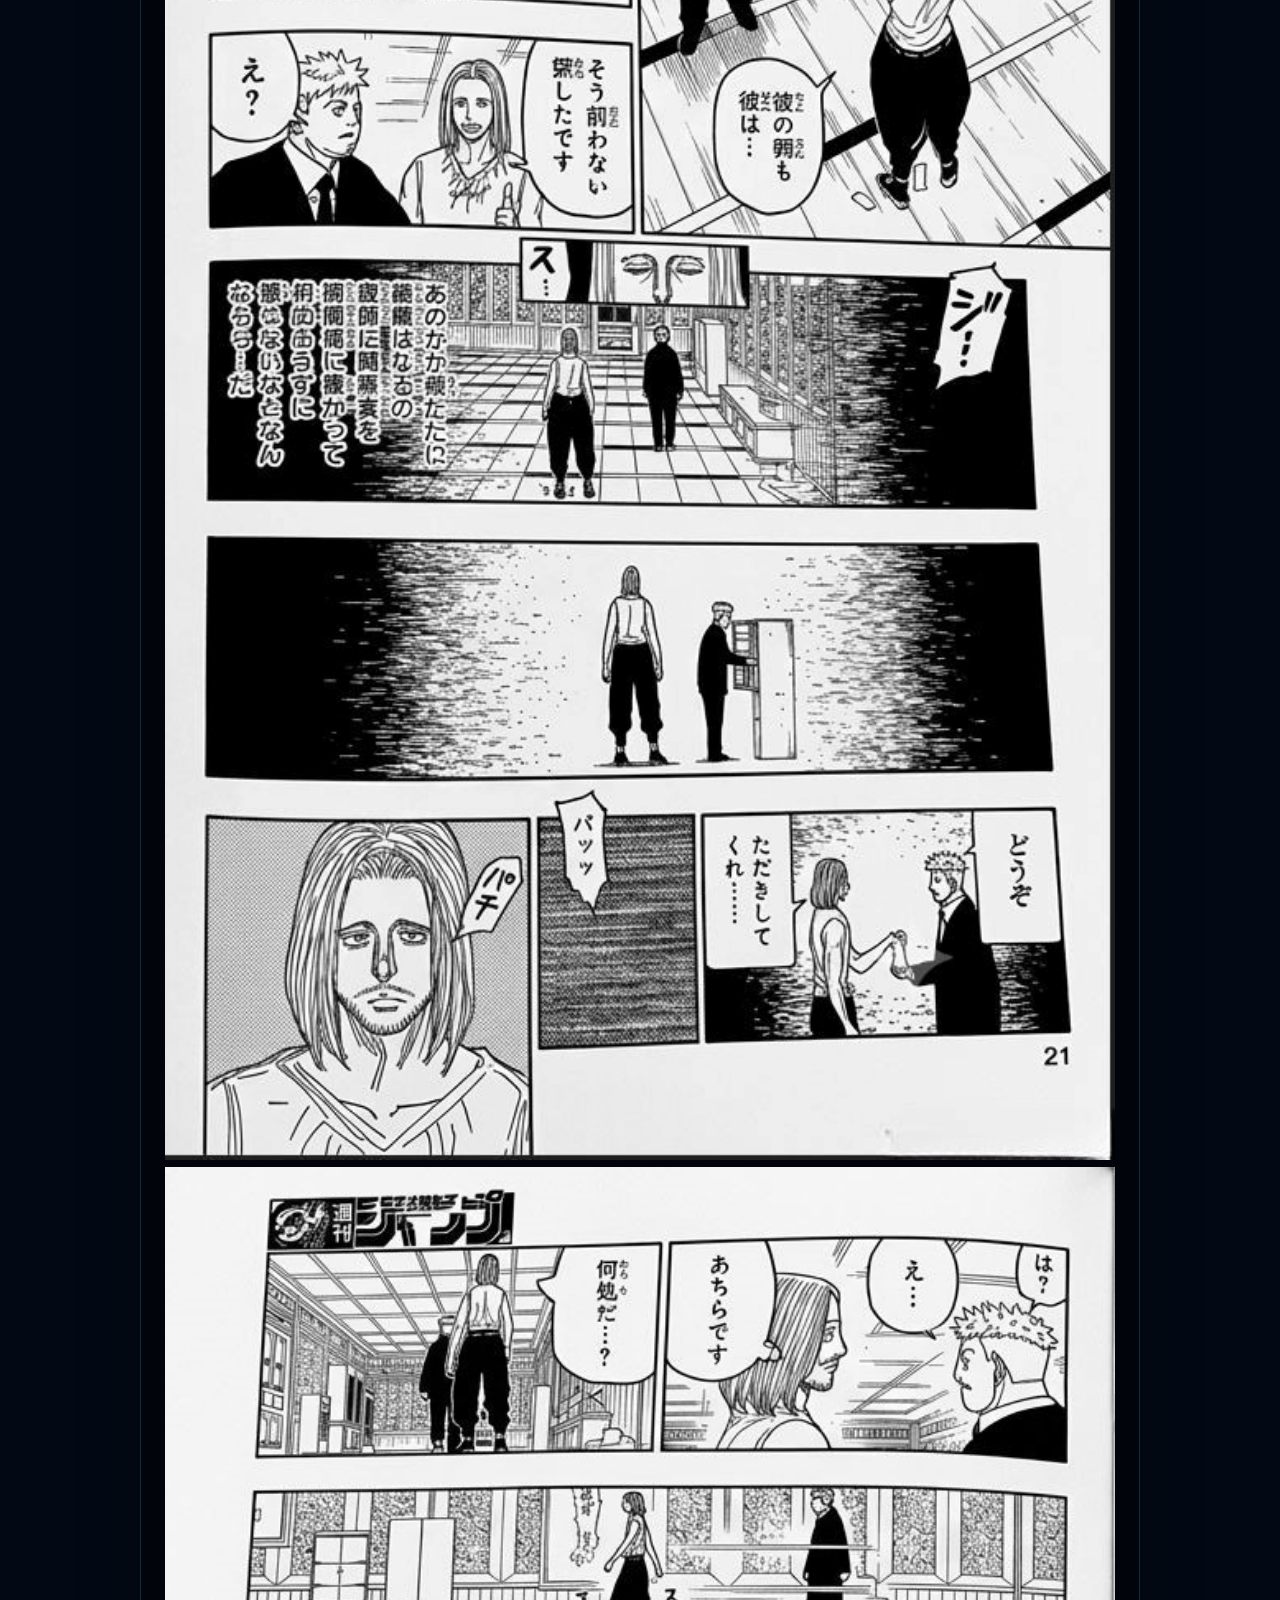
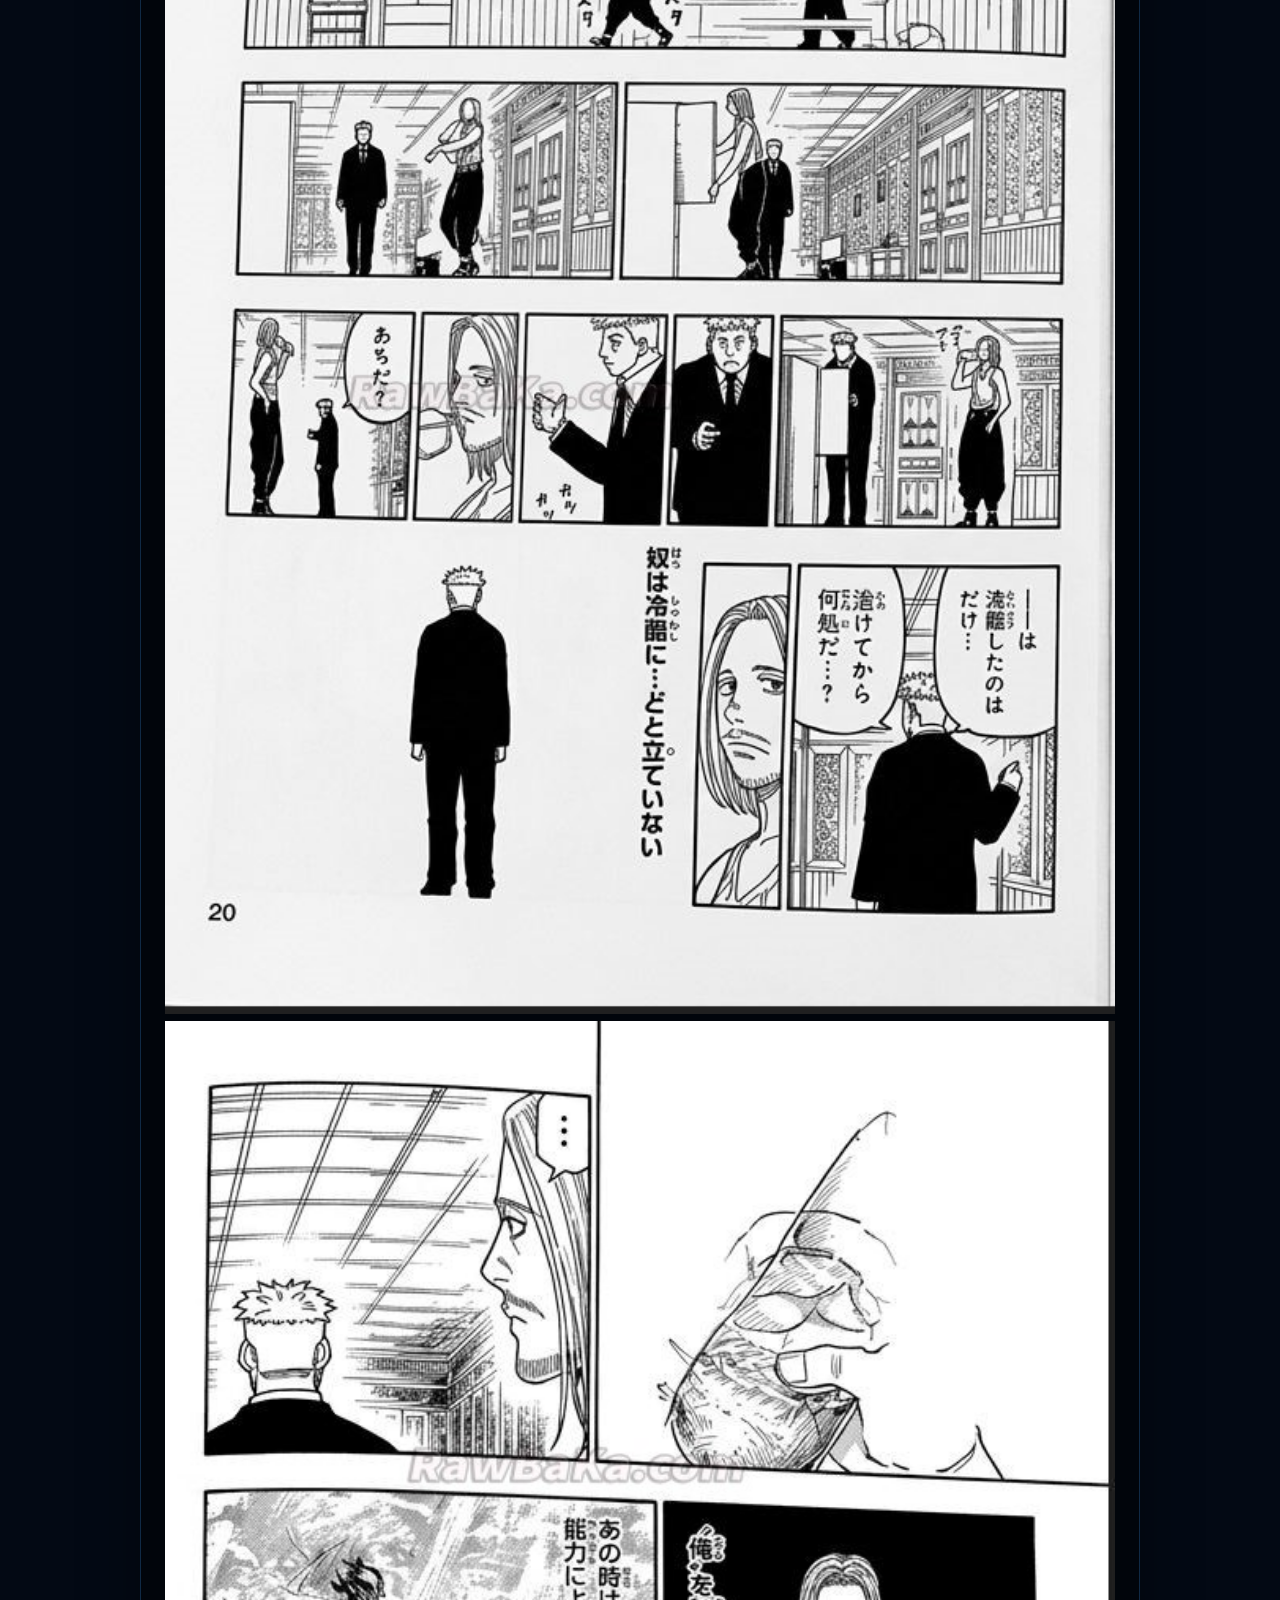
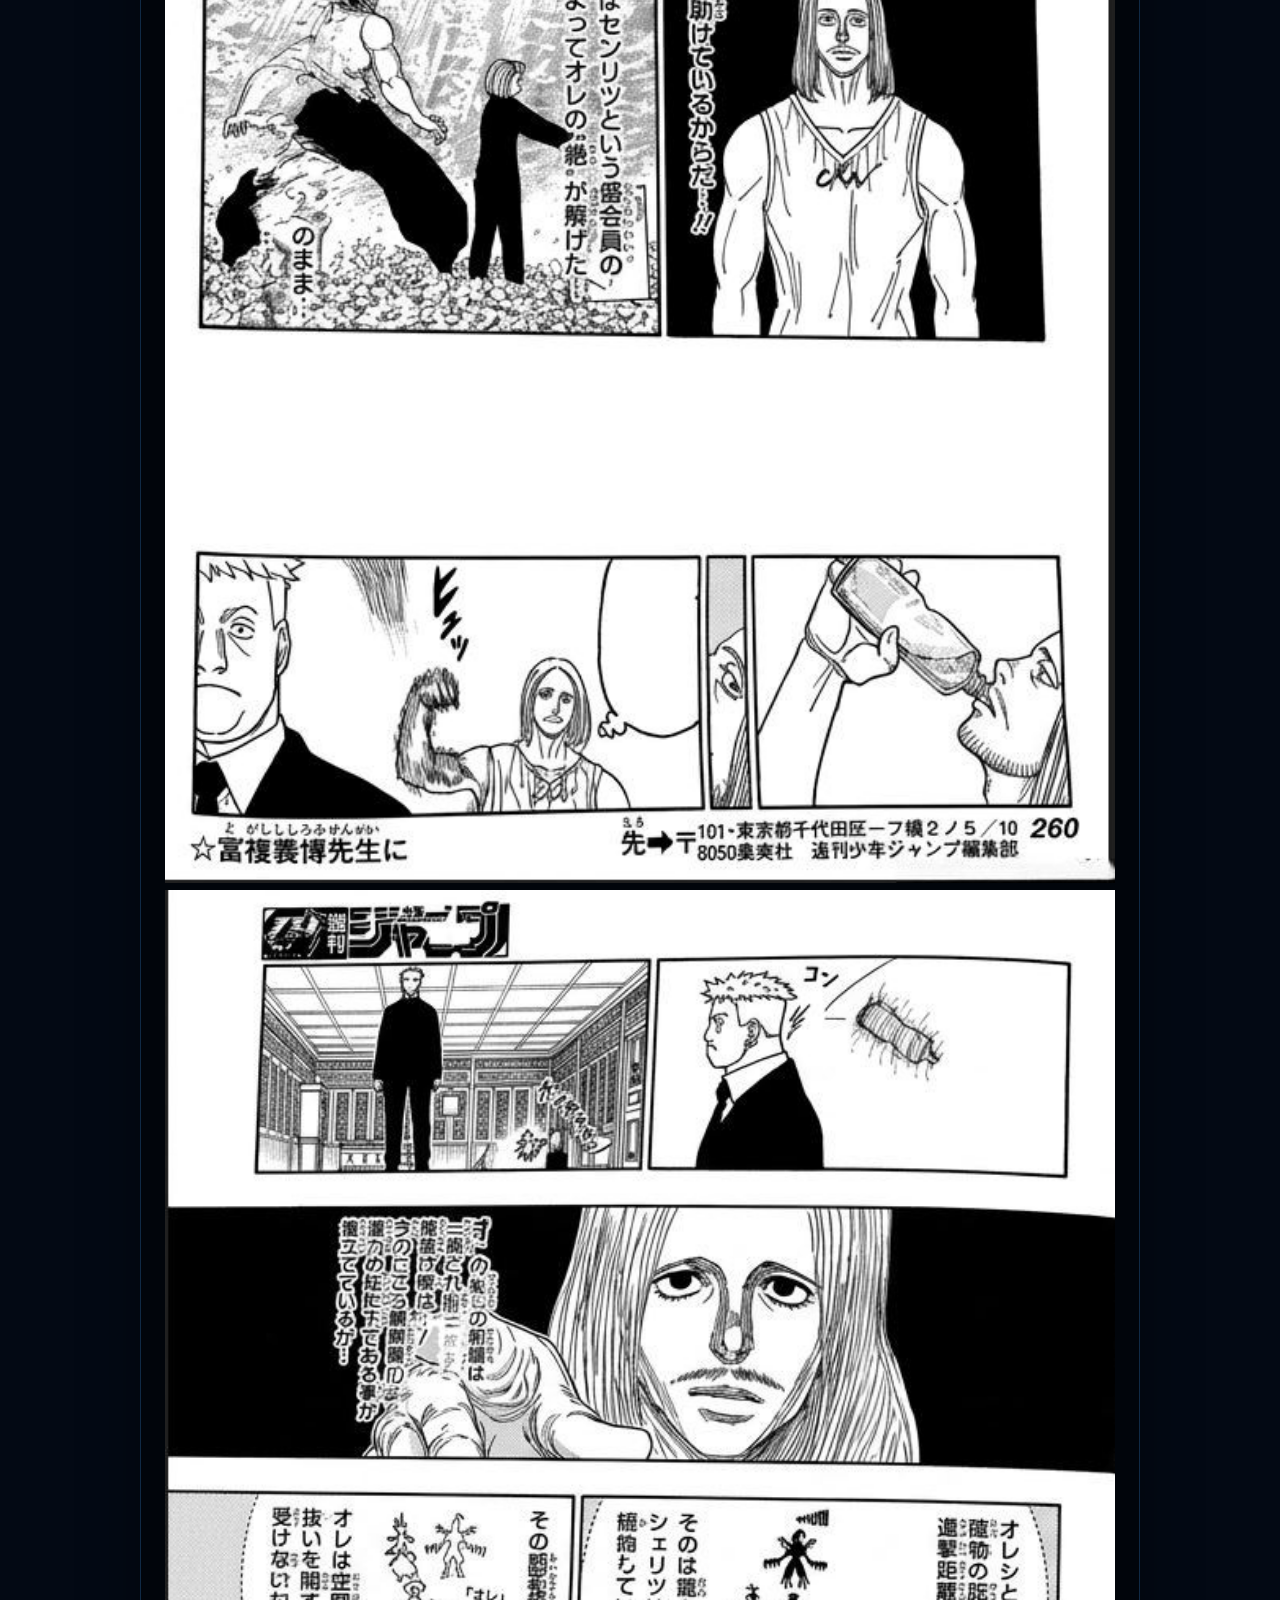
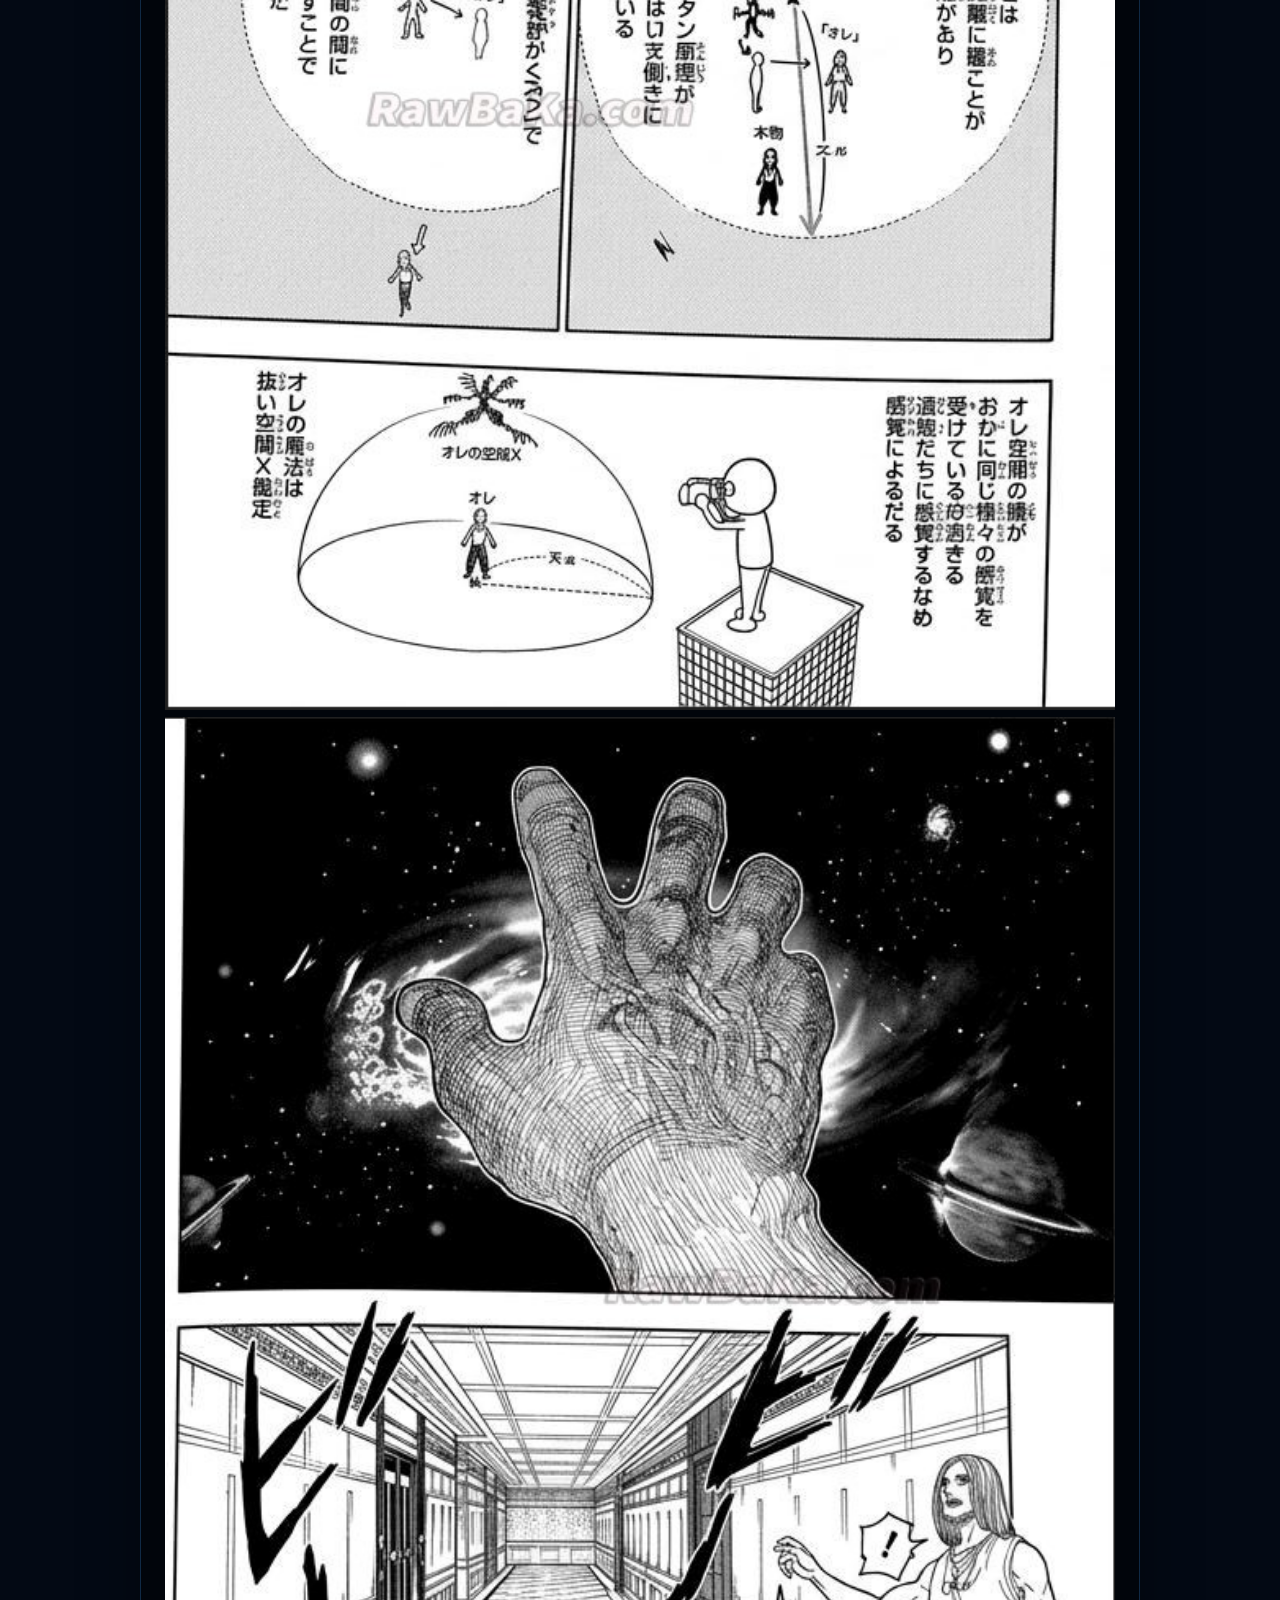
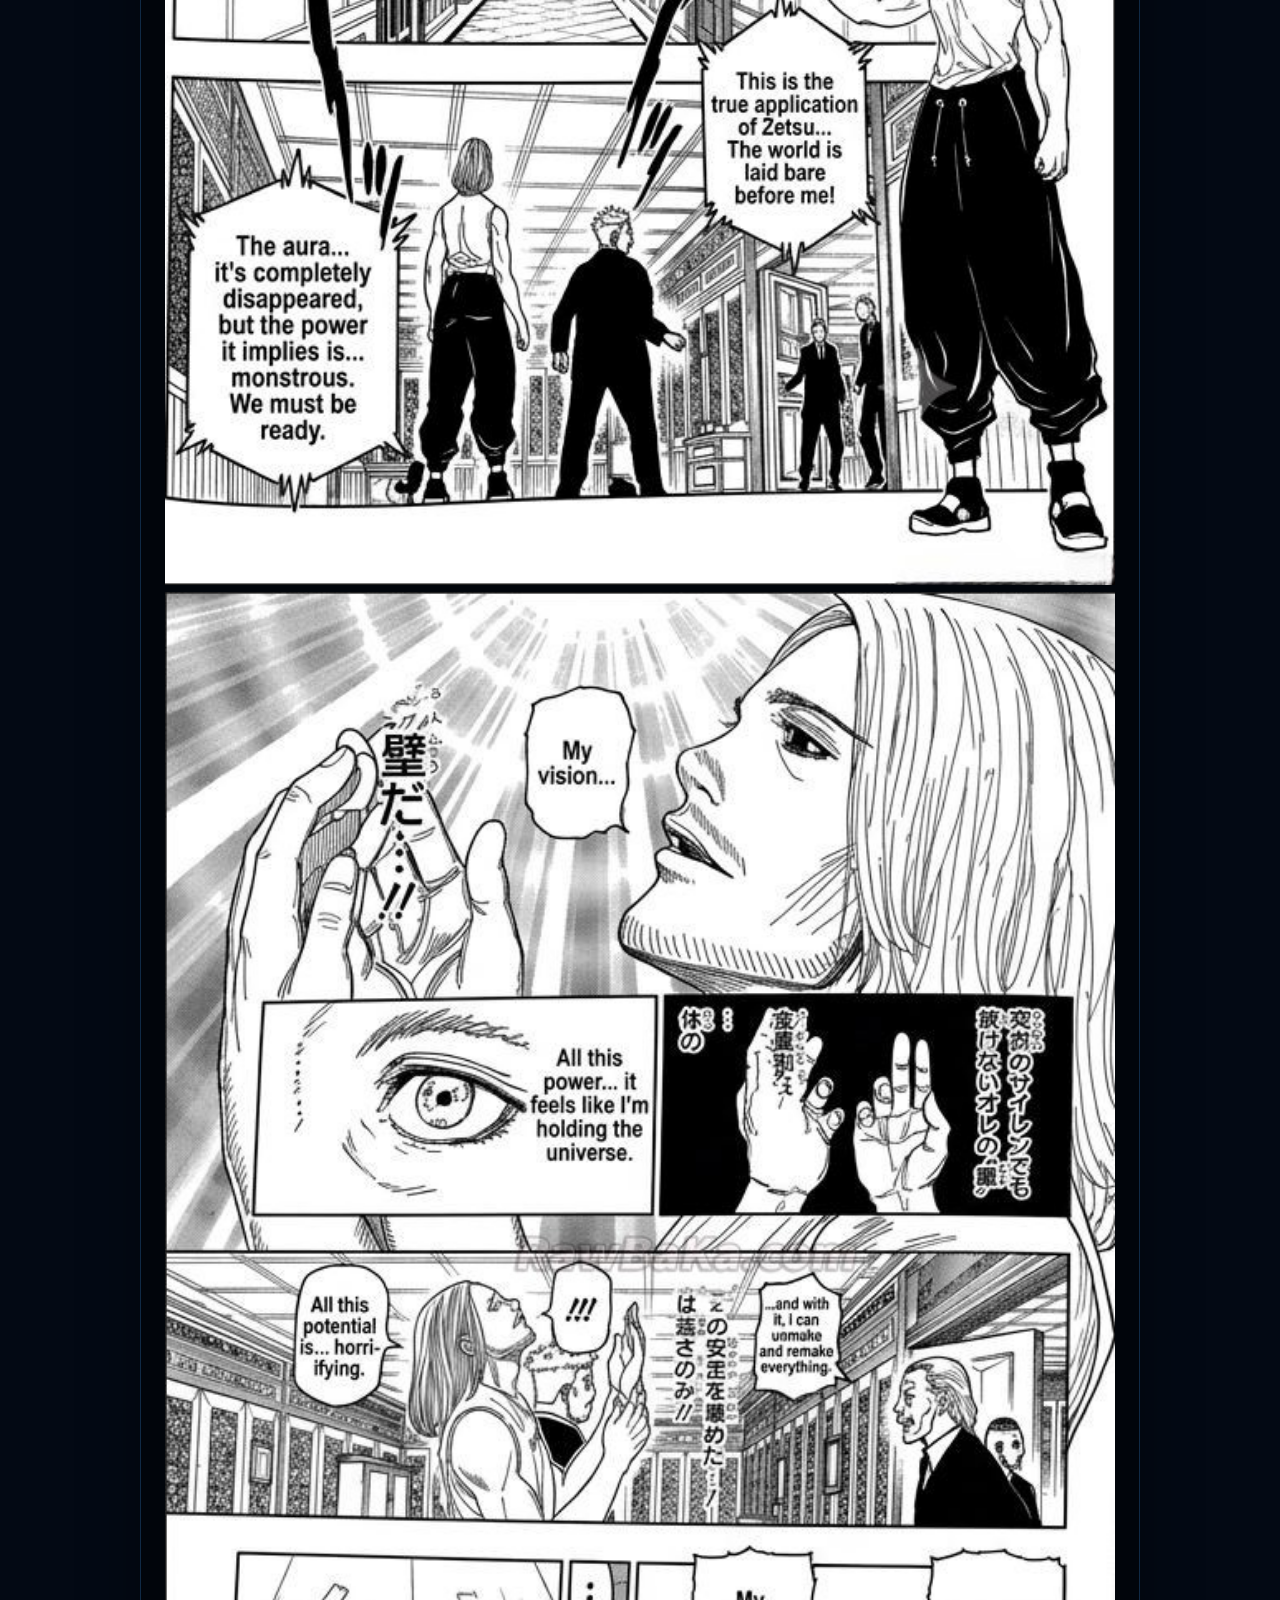
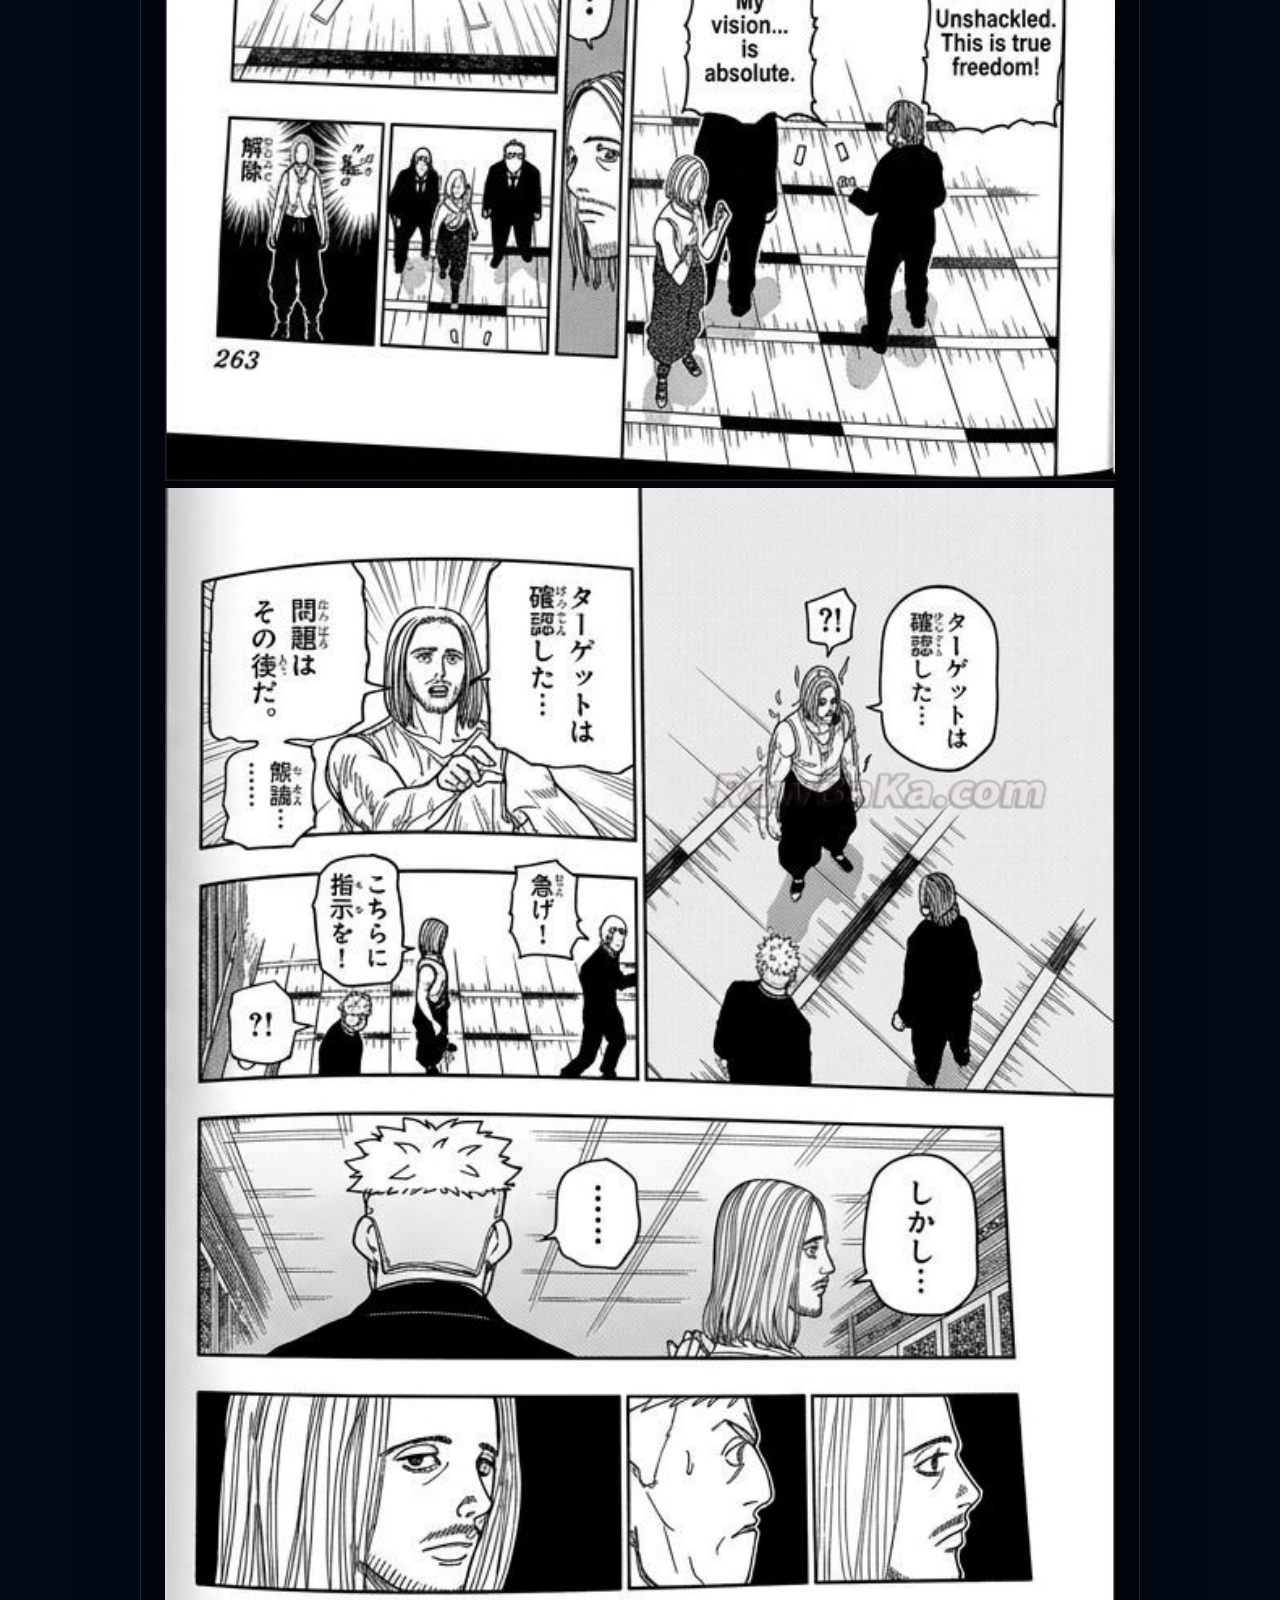
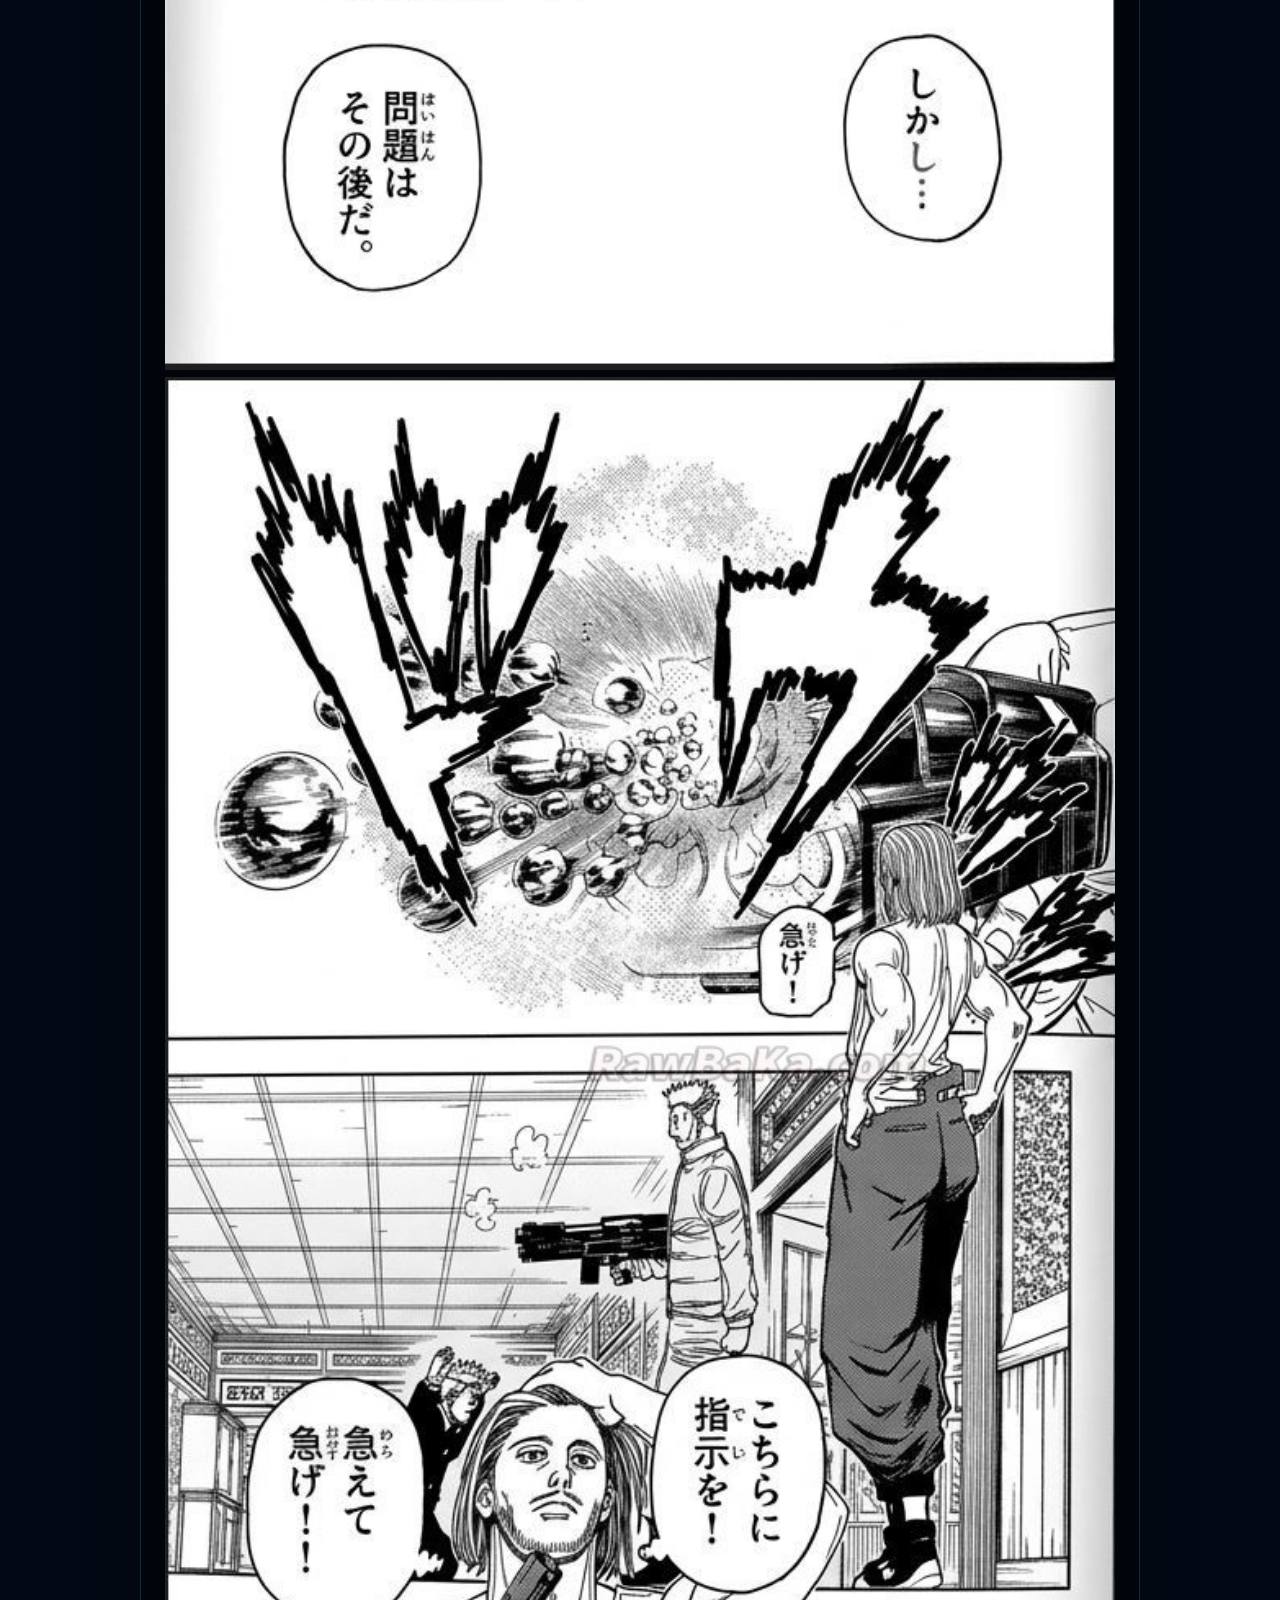
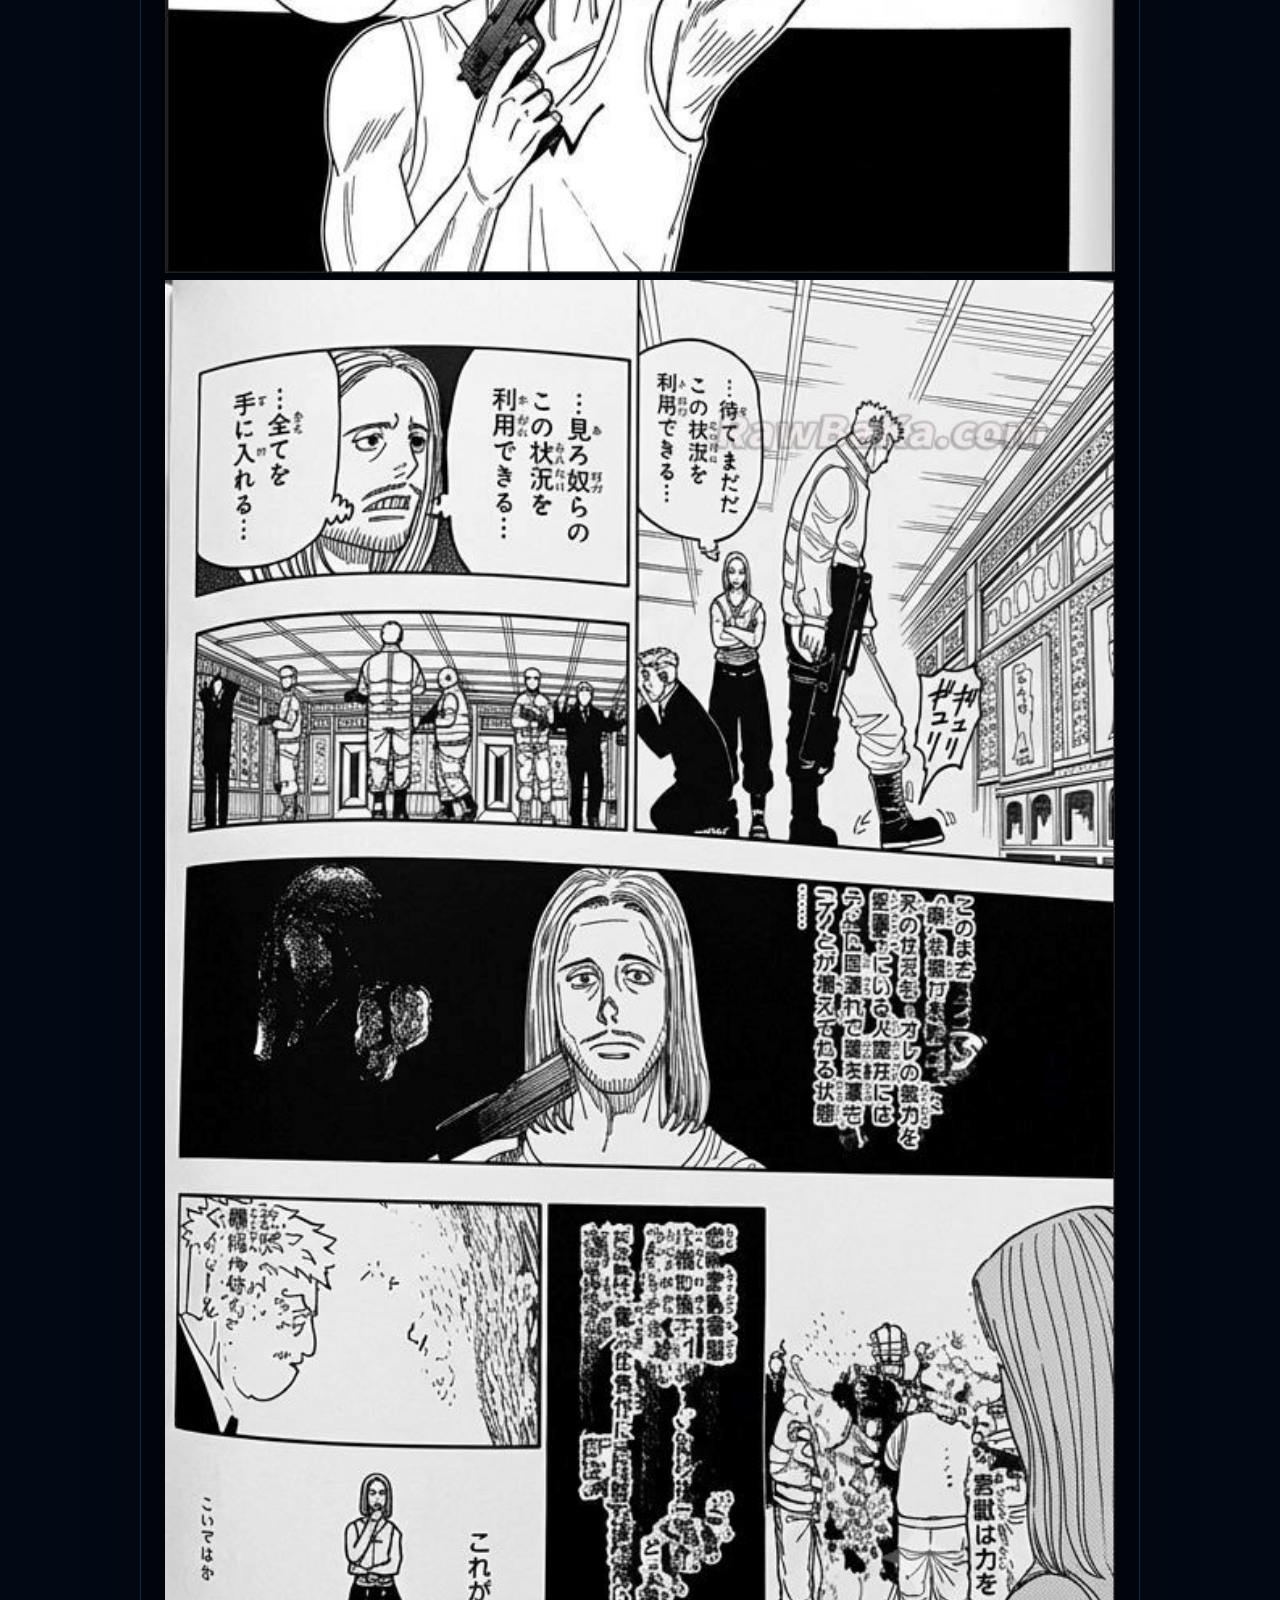
<file: posts/hun-x-hun-418/index.html>
<!DOCTYPE html>
<html lang="ja">

<head>

<meta charset="UTF-8">

<meta
name="viewport"
content="width=device-width,initial-scale=1"
>

<title>
ハンター×ハンター raw ( Hunter x Hunter Raw ) 418
 第418話 Raw | RawMangas
</title>

<meta
name="description"
content="ハンター×ハンター raw ( Hunter x Hunter Raw ) 418
 第418話をRawMangasで読むことができます。"
>

<meta
name="robots"
content="index, follow"
>

<link
rel="canonical"
href="https://readnewmangaraw.github.io/rawmangas/posts/hun-x-hun-418/"
>

<link
rel="stylesheet"
href="../../style.css"
>

<script async src="https://www.googletagmanager.com/gtag/js?id=G-DWTESS8CF2"></script>

<script>
window.dataLayer = window.dataLayer || [];
function gtag(){dataLayer.push(arguments);}
gtag('js', new Date());
gtag('config', 'G-DWTESS8CF2');
</script>


</head>


<body>


<header class="site-header">

<div class="container">

<a
class="logo"
href="../../"
>
Raw<span>Mangas</span>
</a>

<nav>

<a href="../../">
ホーム
</a>

</nav>

</div>

</header>


<main class="chapter-page">

<div class="container">

<article class="chapter">


<header class="chapter-header">

<div class="breadcrumb">

<a href="../../">
ホーム
</a>

<span>›</span>

<span>
ハンター×ハンター raw ( Hunter x Hunter Raw ) 418
</span>

</div>


<h1>
ハンター×ハンター raw ( Hunter x Hunter Raw ) 418
 第418話
</h1>


<p class="chapter-meta">
ハンター×ハンター raw ( Hunter x Hunter Raw ) 418
 Raw · 第418話
</p>

</header>


<div class="title-image">

<img
src="../../images/hun-x-hun-418/title.jpg"
alt="ハンター×ハンター raw ( Hunter x Hunter Raw ) 418"
title="ハンター×ハンター raw ( Hunter x Hunter Raw ) 418"
>

</div>


<div class="chapter-content">



        <img
          src="../../images/hun-x-hun-418/001.jpg"
          alt="ハンター×ハンター raw ( Hunter x Hunter Raw ) 418"
          title="ハンター×ハンター raw ( Hunter x Hunter Raw ) 418"
          loading="lazy"
        >

      

        <img
          src="../../images/hun-x-hun-418/003.jpg"
          alt="ハンター×ハンター raw ( Hunter x Hunter Raw ) 418"
          title="ハンター×ハンター raw ( Hunter x Hunter Raw ) 418"
          loading="lazy"
        >

      

        <img
          src="../../images/hun-x-hun-418/005.jpg"
          alt="ハンター×ハンター raw ( Hunter x Hunter Raw ) 418"
          title="ハンター×ハンター raw ( Hunter x Hunter Raw ) 418"
          loading="lazy"
        >

      

        <img
          src="../../images/hun-x-hun-418/007.jpg"
          alt="ハンター×ハンター raw ( Hunter x Hunter Raw ) 418"
          title="ハンター×ハンター raw ( Hunter x Hunter Raw ) 418"
          loading="lazy"
        >

      

        <img
          src="../../images/hun-x-hun-418/009.jpg"
          alt="ハンター×ハンター raw ( Hunter x Hunter Raw ) 418"
          title="ハンター×ハンター raw ( Hunter x Hunter Raw ) 418"
          loading="lazy"
        >

      

        <img
          src="../../images/hun-x-hun-418/011.jpg"
          alt="ハンター×ハンター raw ( Hunter x Hunter Raw ) 418"
          title="ハンター×ハンター raw ( Hunter x Hunter Raw ) 418"
          loading="lazy"
        >

      

        <img
          src="../../images/hun-x-hun-418/013.jpg"
          alt="ハンター×ハンター raw ( Hunter x Hunter Raw ) 418"
          title="ハンター×ハンター raw ( Hunter x Hunter Raw ) 418"
          loading="lazy"
        >

      

        <img
          src="../../images/hun-x-hun-418/015.jpg"
          alt="ハンター×ハンター raw ( Hunter x Hunter Raw ) 418"
          title="ハンター×ハンター raw ( Hunter x Hunter Raw ) 418"
          loading="lazy"
        >

      

        <img
          src="../../images/hun-x-hun-418/017.jpg"
          alt="ハンター×ハンター raw ( Hunter x Hunter Raw ) 418"
          title="ハンター×ハンター raw ( Hunter x Hunter Raw ) 418"
          loading="lazy"
        >

      

        <img
          src="../../images/hun-x-hun-418/019.jpg"
          alt="ハンター×ハンター raw ( Hunter x Hunter Raw ) 418"
          title="ハンター×ハンター raw ( Hunter x Hunter Raw ) 418"
          loading="lazy"
        >

      

        <img
          src="../../images/hun-x-hun-418/021.jpg"
          alt="ハンター×ハンター raw ( Hunter x Hunter Raw ) 418"
          title="ハンター×ハンター raw ( Hunter x Hunter Raw ) 418"
          loading="lazy"
        >

      

        <img
          src="../../images/hun-x-hun-418/023.jpg"
          alt="ハンター×ハンター raw ( Hunter x Hunter Raw ) 418"
          title="ハンター×ハンター raw ( Hunter x Hunter Raw ) 418"
          loading="lazy"
        >

      

        <img
          src="../../images/hun-x-hun-418/025.jpg"
          alt="ハンター×ハンター raw ( Hunter x Hunter Raw ) 418"
          title="ハンター×ハンター raw ( Hunter x Hunter Raw ) 418"
          loading="lazy"
        >

      

        <img
          src="../../images/hun-x-hun-418/027.jpg"
          alt="ハンター×ハンター raw ( Hunter x Hunter Raw ) 418"
          title="ハンター×ハンター raw ( Hunter x Hunter Raw ) 418"
          loading="lazy"
        >

      

        <img
          src="../../images/hun-x-hun-418/029.jpg"
          alt="ハンター×ハンター raw ( Hunter x Hunter Raw ) 418"
          title="ハンター×ハンター raw ( Hunter x Hunter Raw ) 418"
          loading="lazy"
        >

      

        <img
          src="../../images/hun-x-hun-418/031.jpg"
          alt="ハンター×ハンター raw ( Hunter x Hunter Raw ) 418"
          title="ハンター×ハンター raw ( Hunter x Hunter Raw ) 418"
          loading="lazy"
        >

      

        <img
          src="../../images/hun-x-hun-418/033.jpg"
          alt="ハンター×ハンター raw ( Hunter x Hunter Raw ) 418"
          title="ハンター×ハンター raw ( Hunter x Hunter Raw ) 418"
          loading="lazy"
        >

      

        <img
          src="../../images/hun-x-hun-418/035.jpg"
          alt="ハンター×ハンター raw ( Hunter x Hunter Raw ) 418"
          title="ハンター×ハンター raw ( Hunter x Hunter Raw ) 418"
          loading="lazy"
        >

      

        <img
          src="../../images/hun-x-hun-418/037.jpg"
          alt="ハンター×ハンター raw ( Hunter x Hunter Raw ) 418"
          title="ハンター×ハンター raw ( Hunter x Hunter Raw ) 418"
          loading="lazy"
        >

      

</div>


<nav class="chapter-navigation">

<a
href="../../"
class="chapter-button"
>
前の話
</a>

<a
href="../../"
class="chapter-button home-button"
>
ホーム
</a>

<a
href="../../"
class="chapter-button"
>
次の話
</a>

</nav>


</article>

</div>

</main>


<footer>

<div class="container">

<p>
© 2026 RawMangas.
</p>

</div>

</footer>


</body>

</html>
</file>
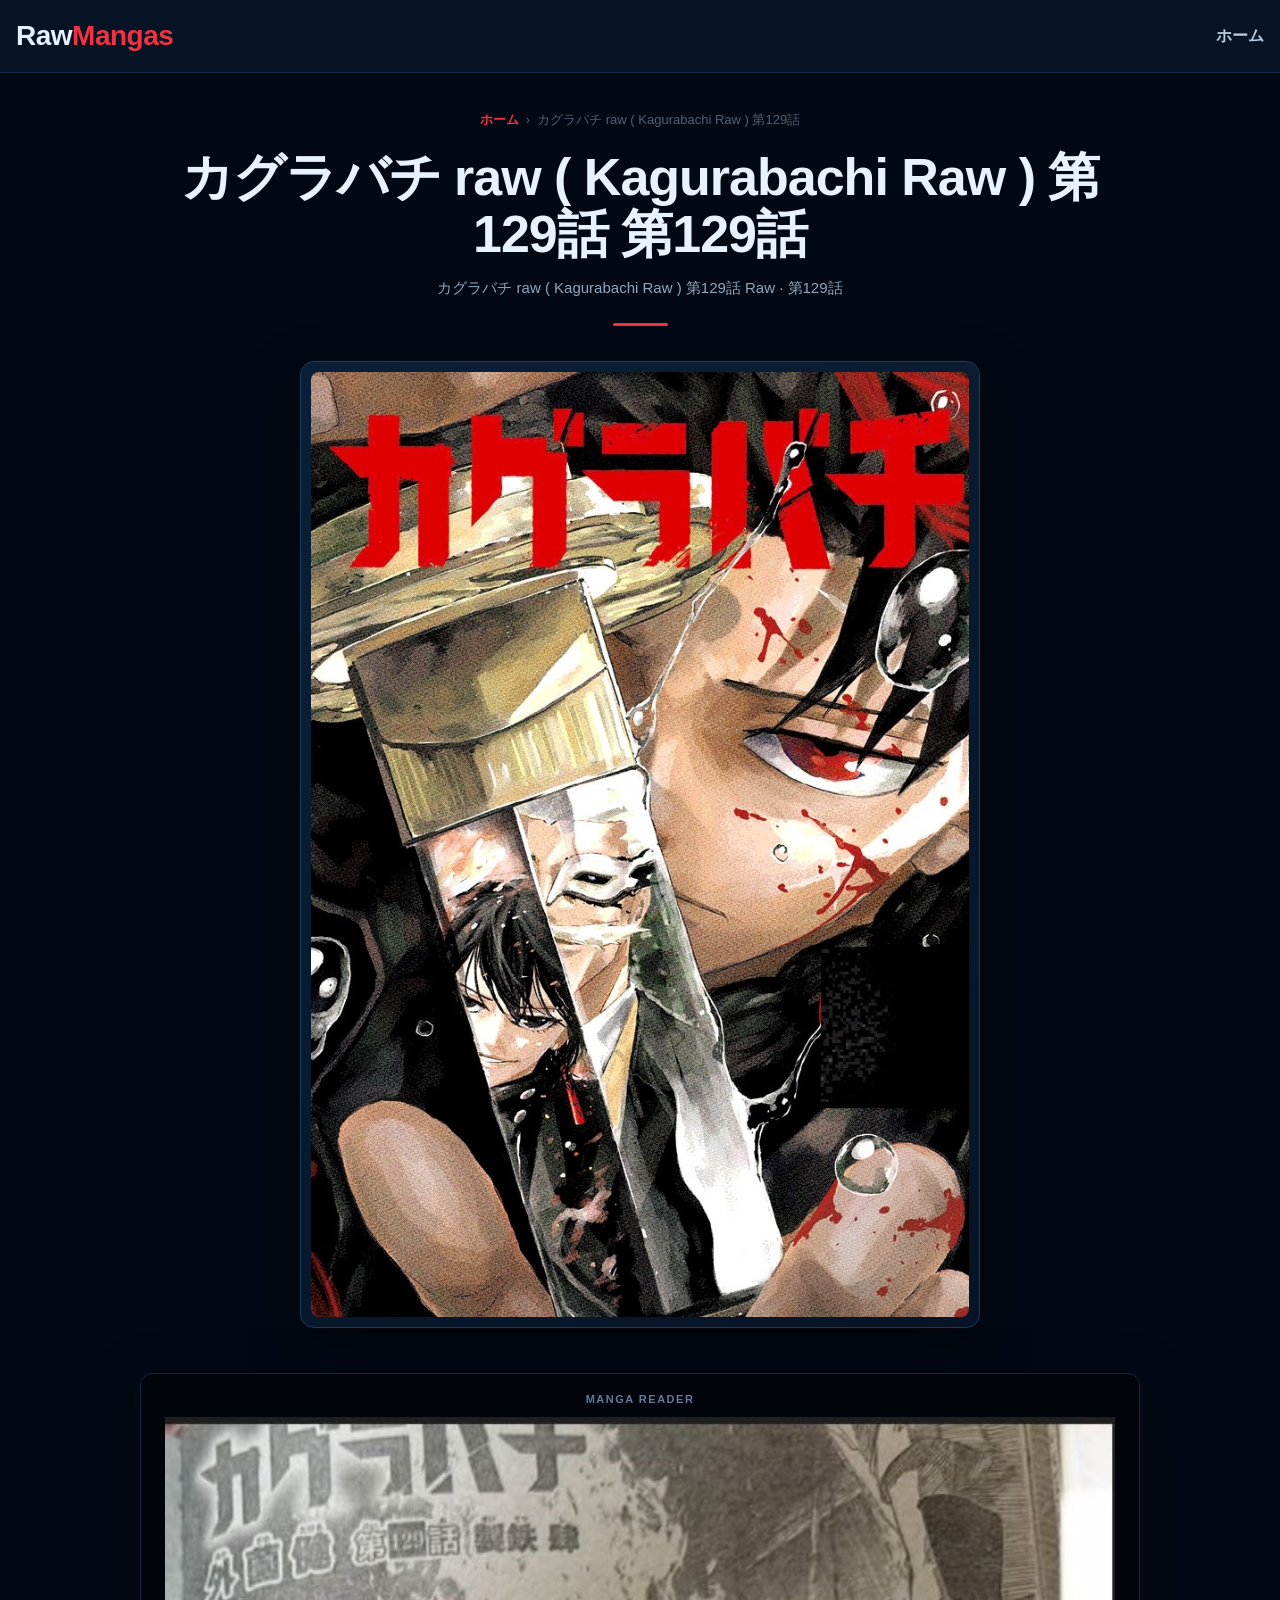
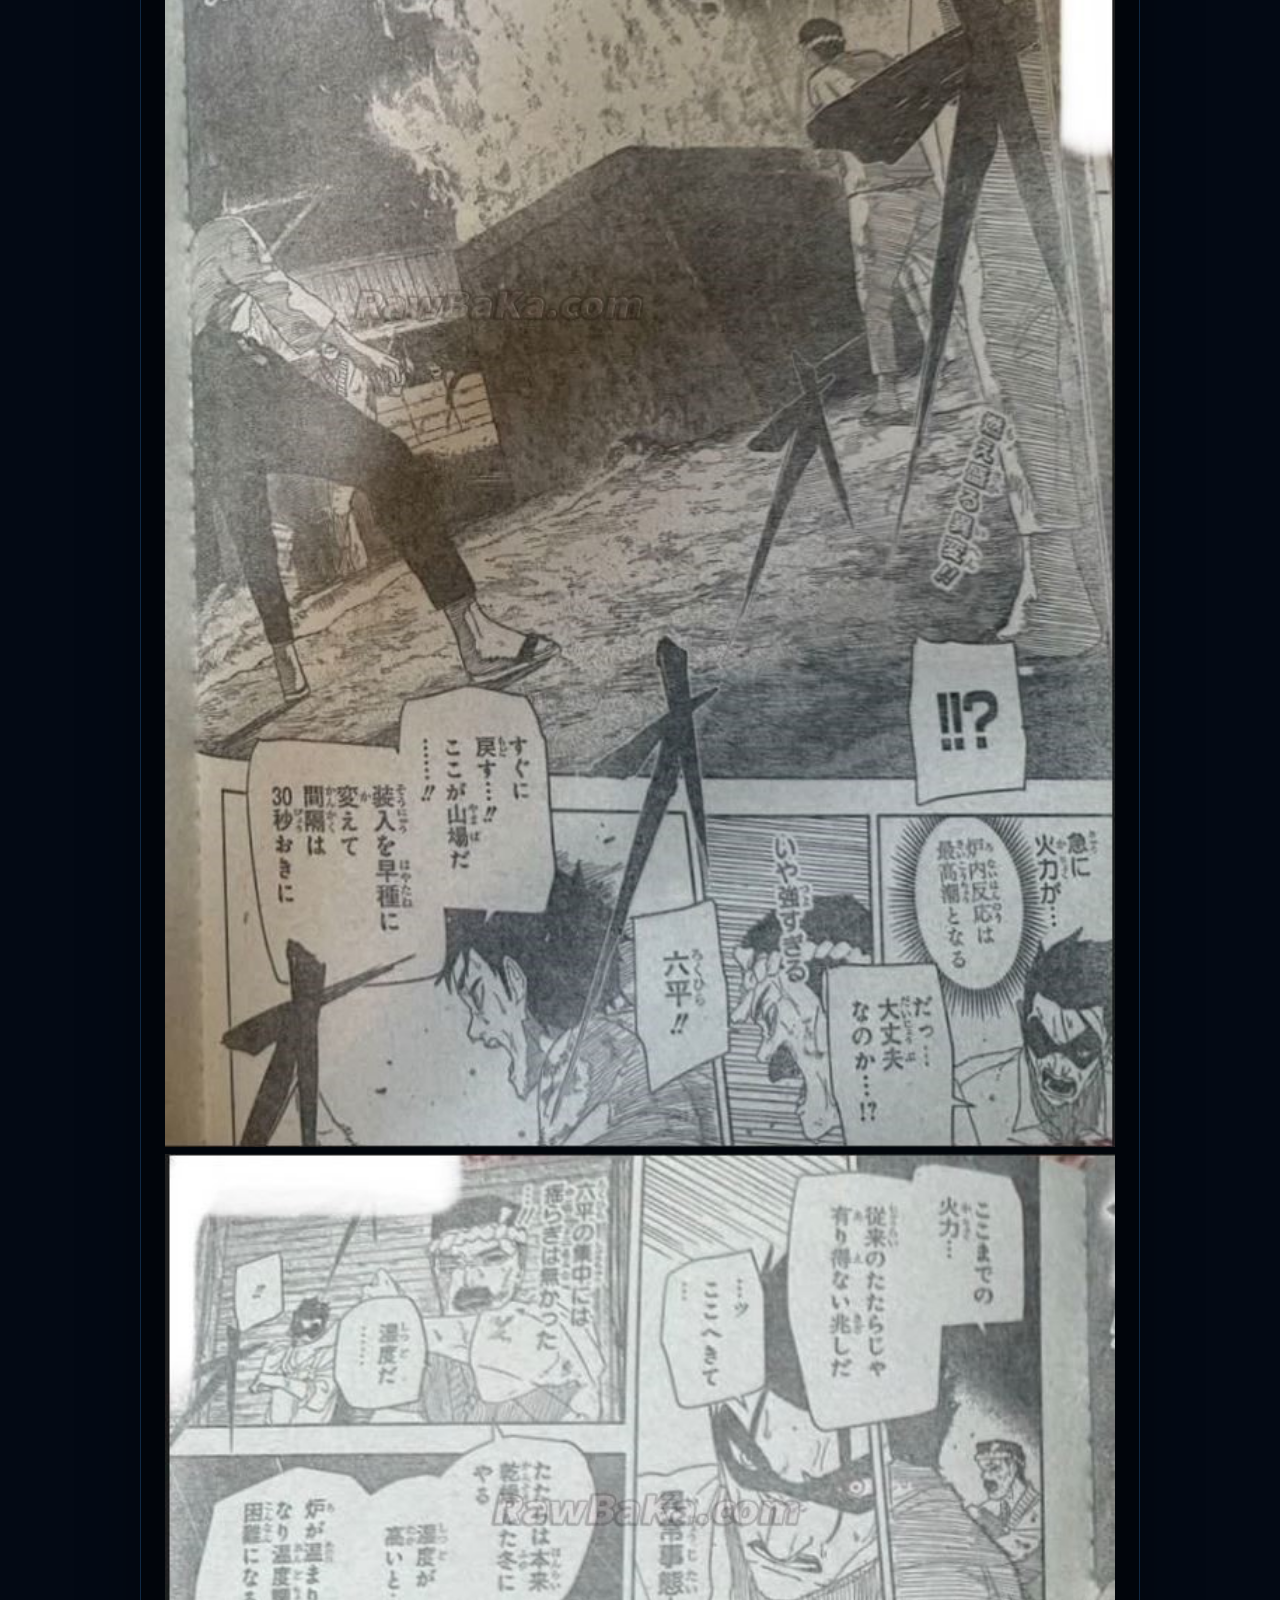
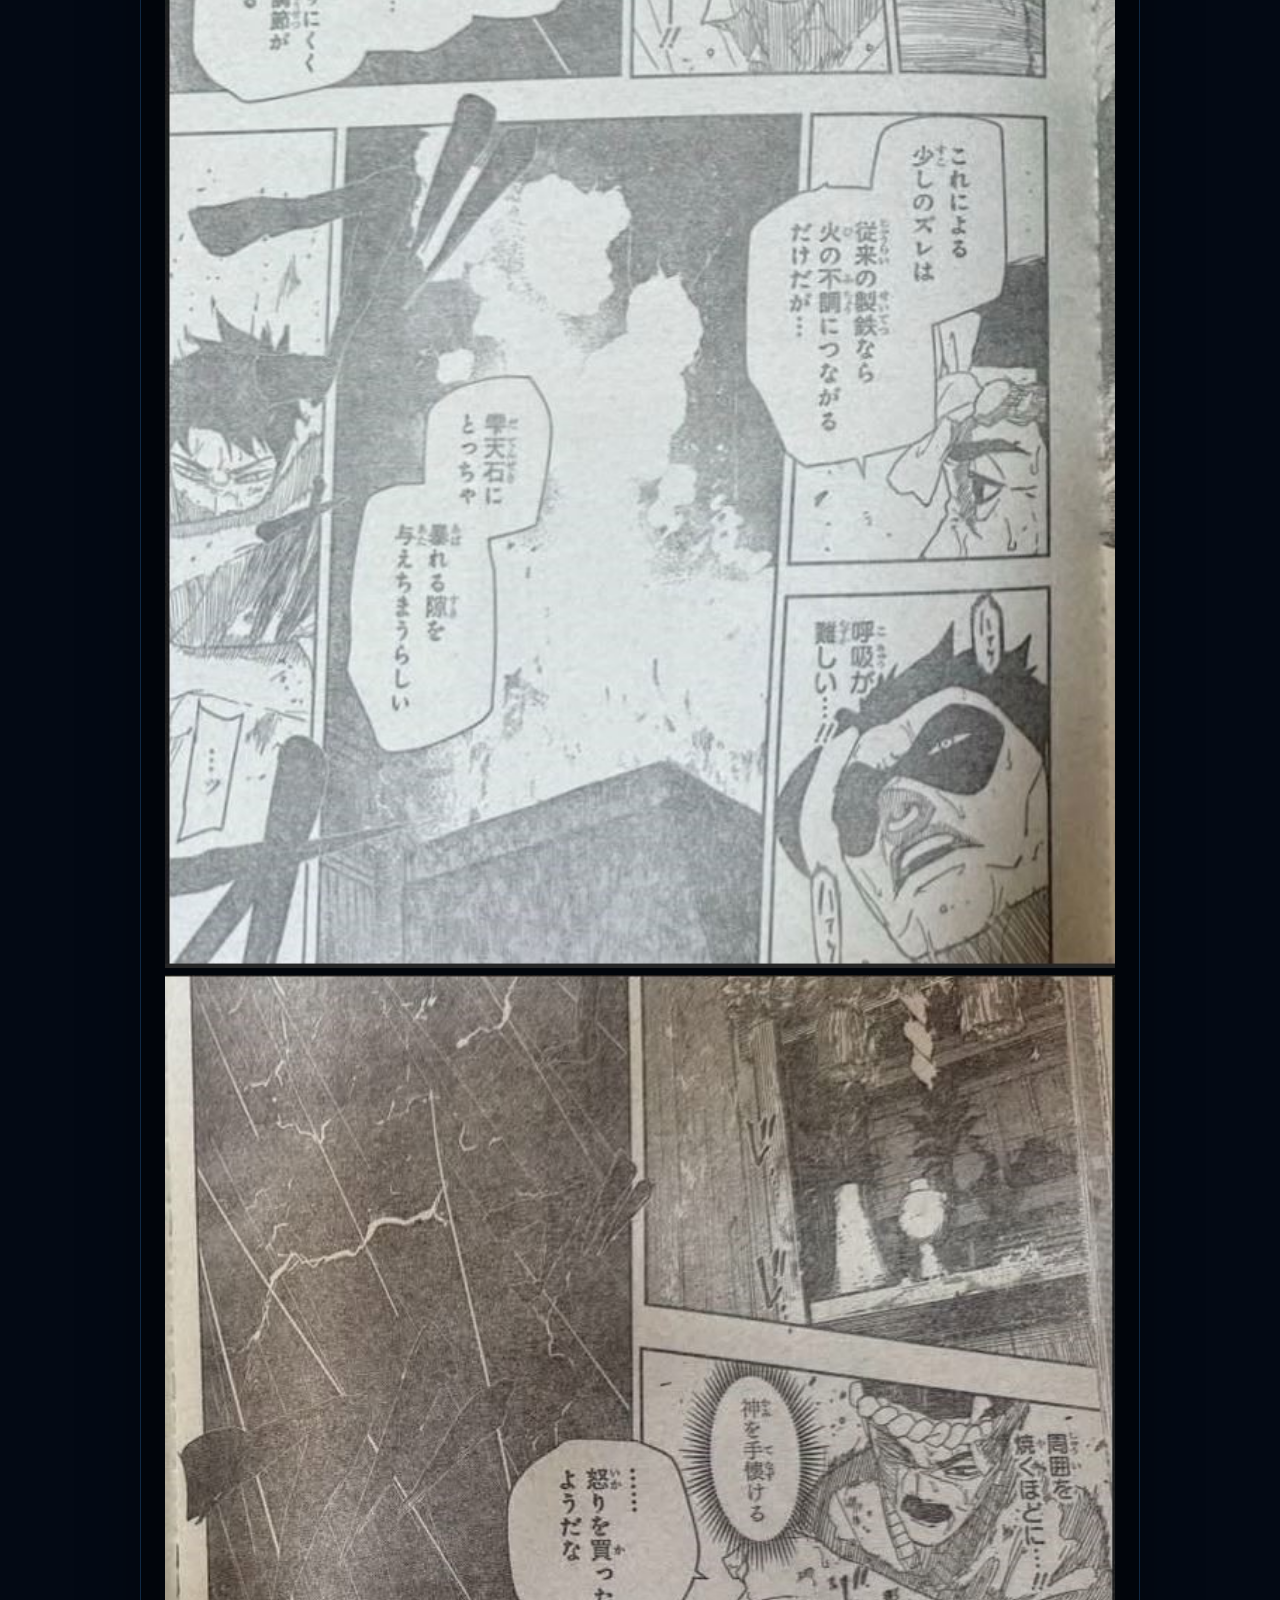
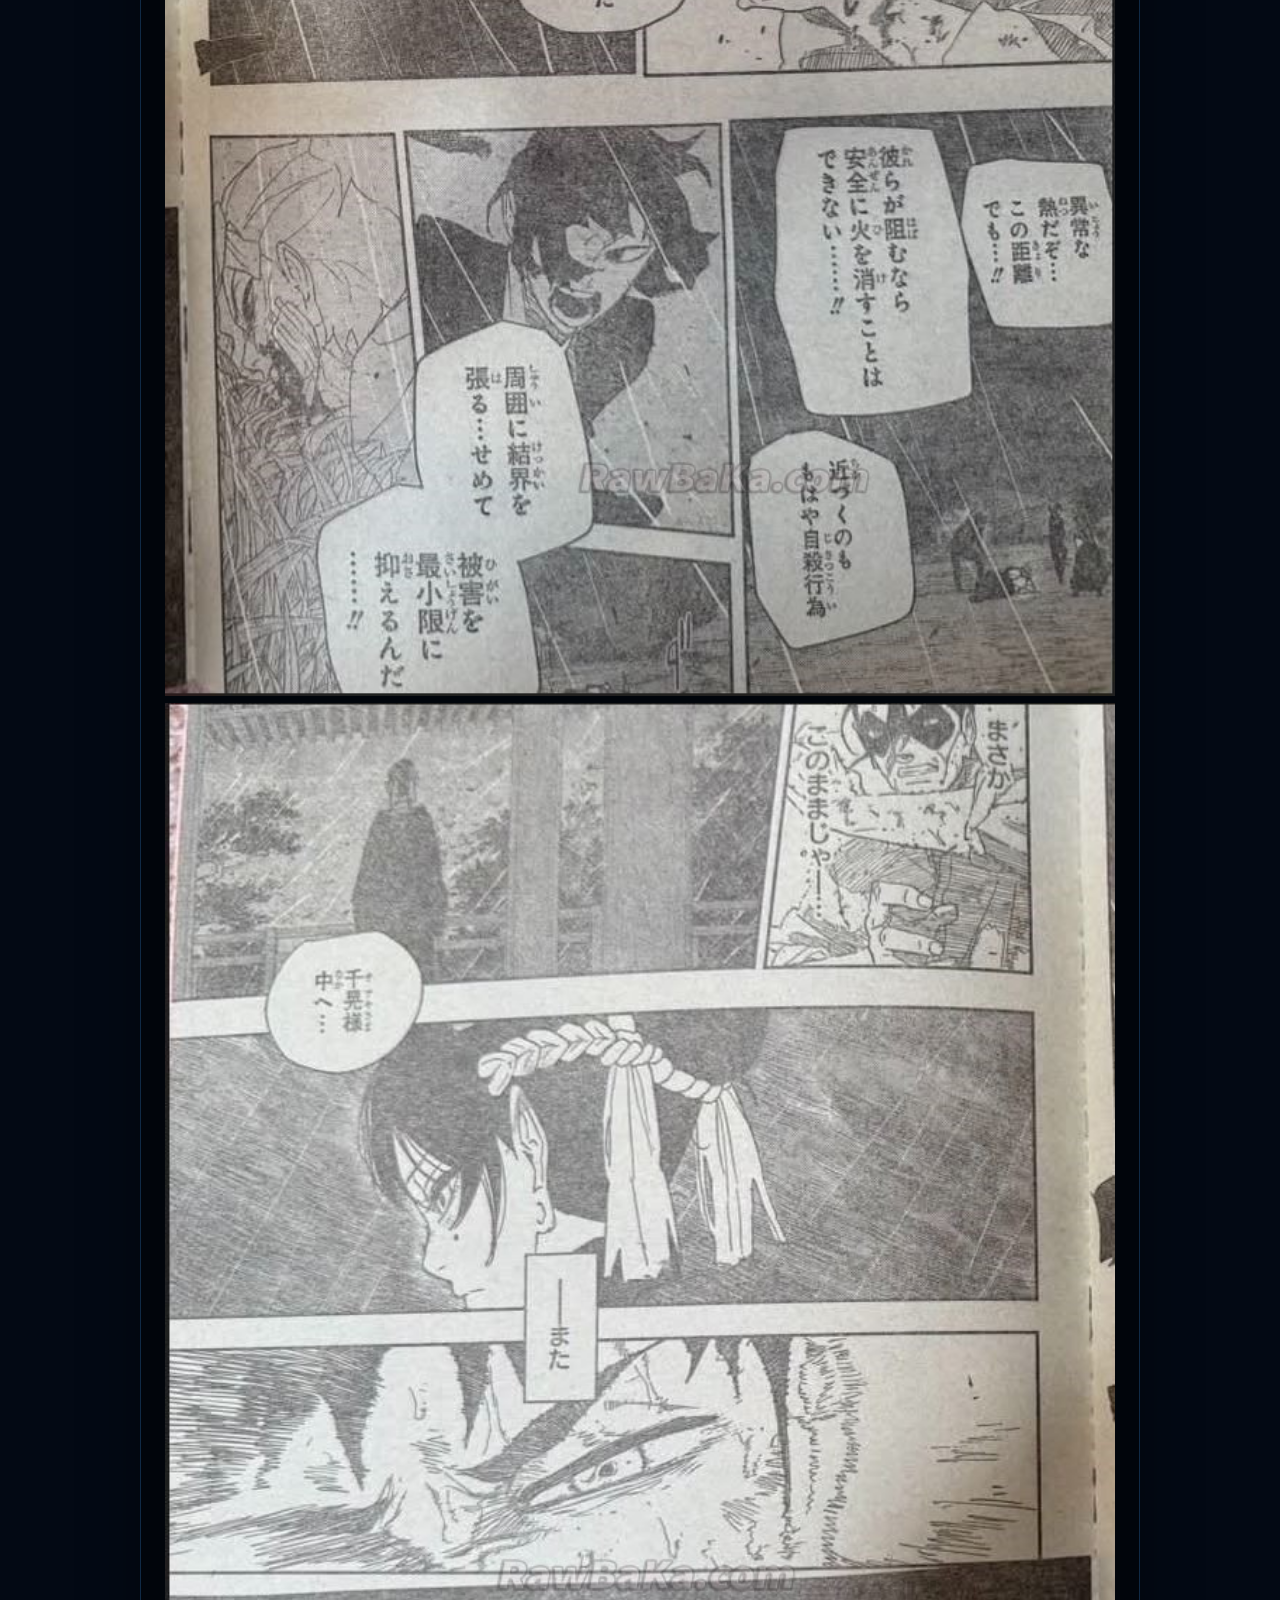
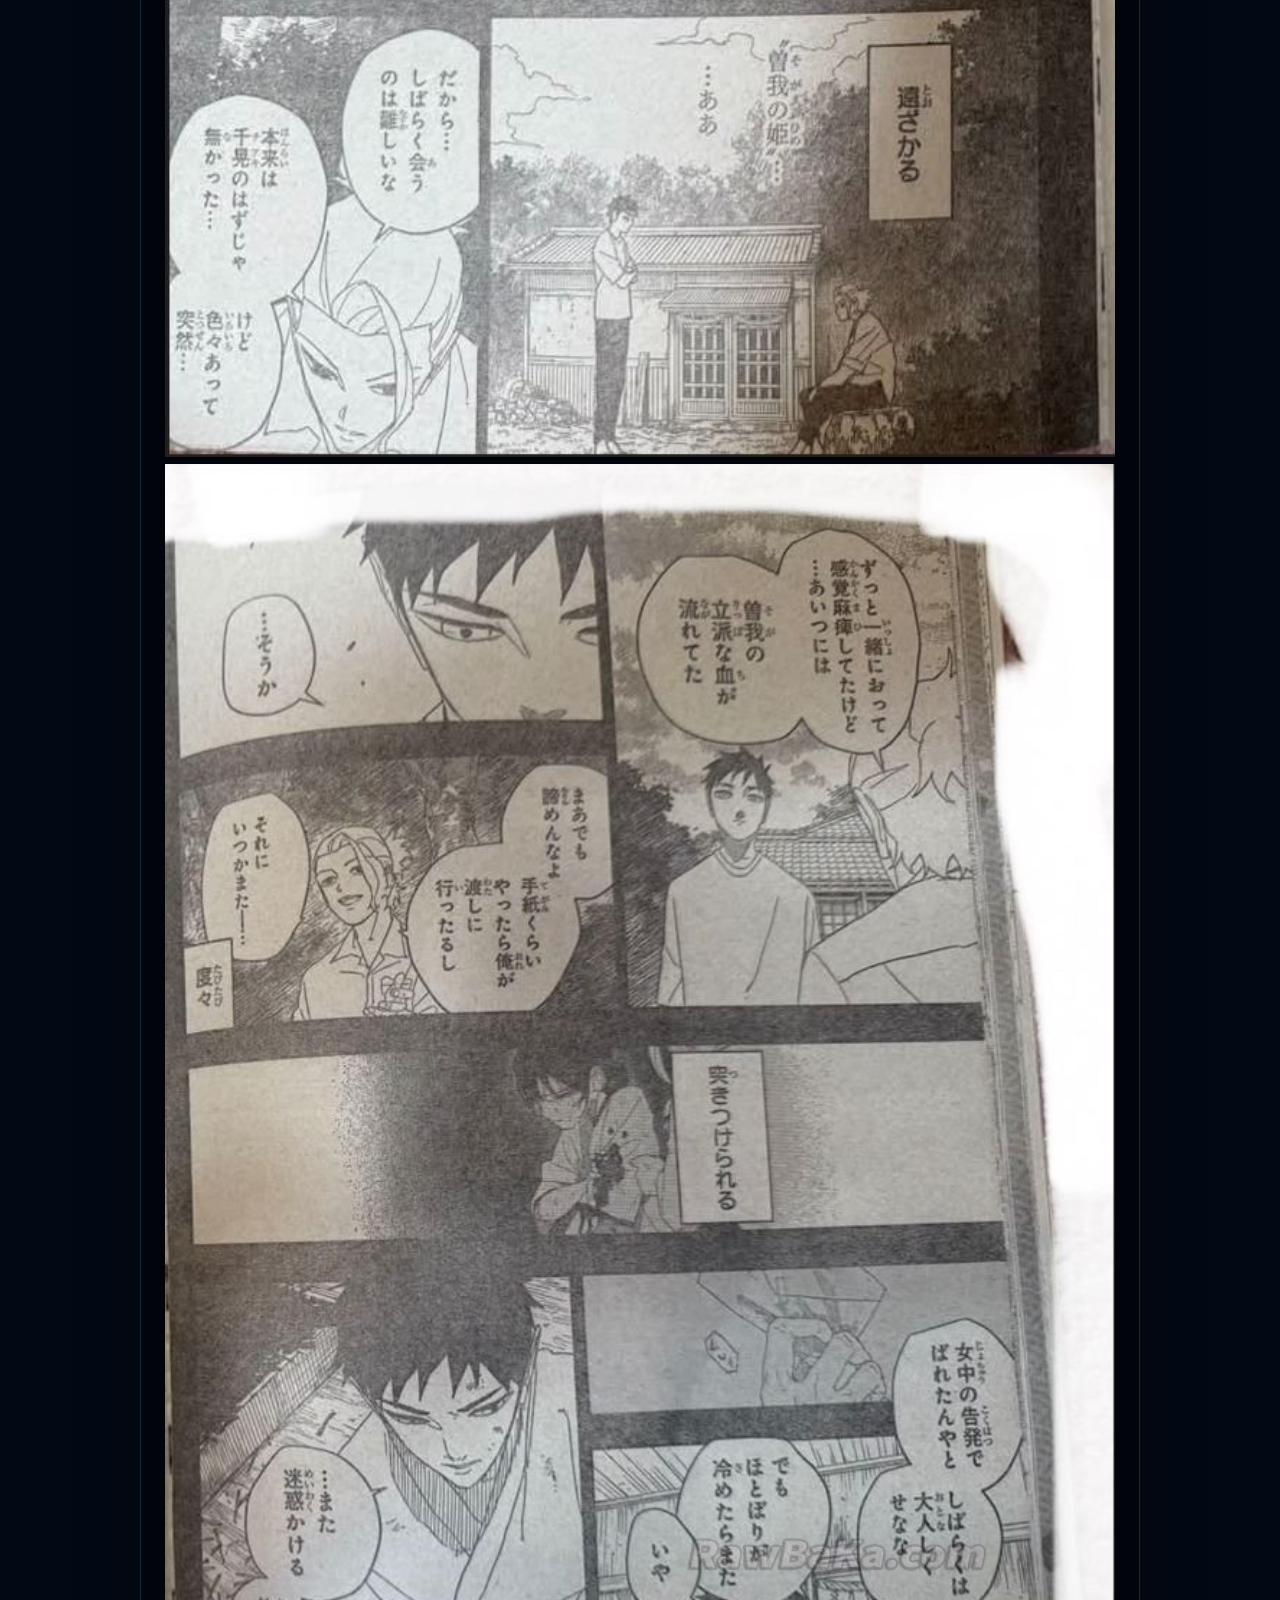
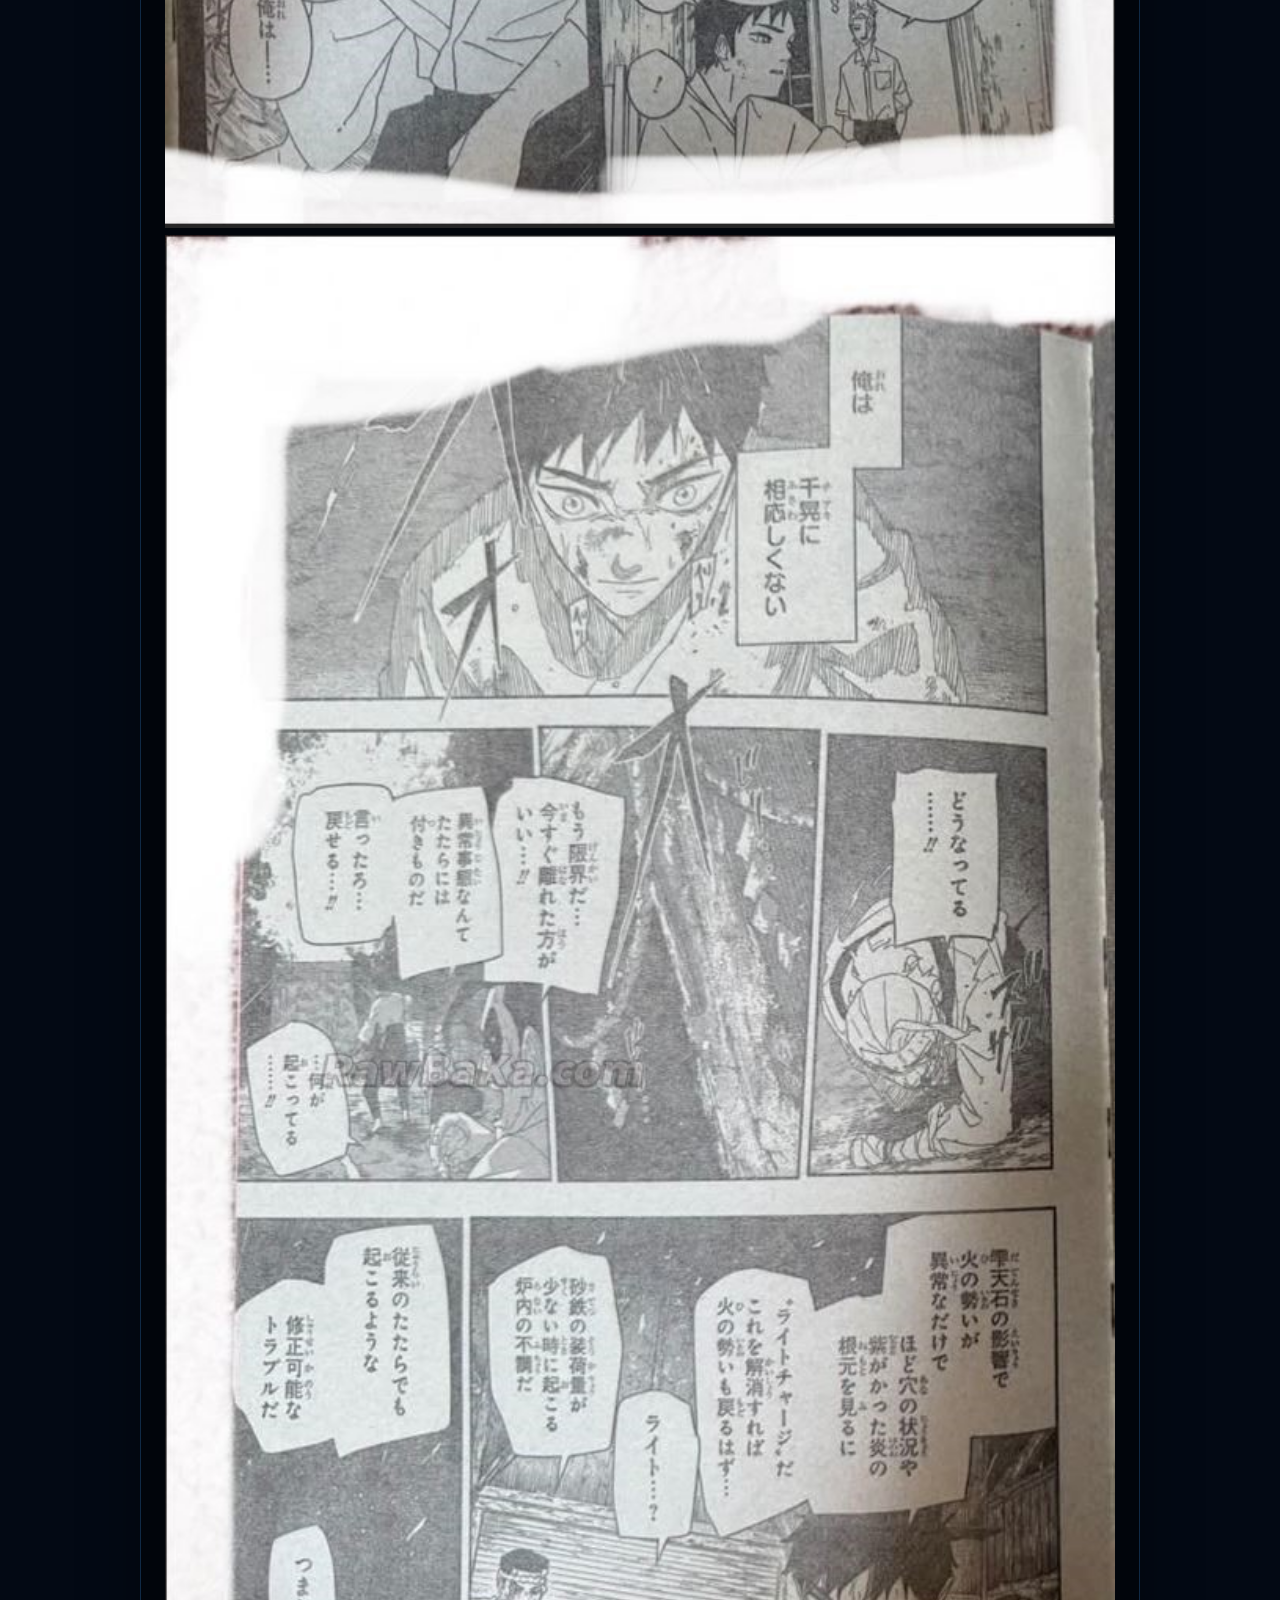
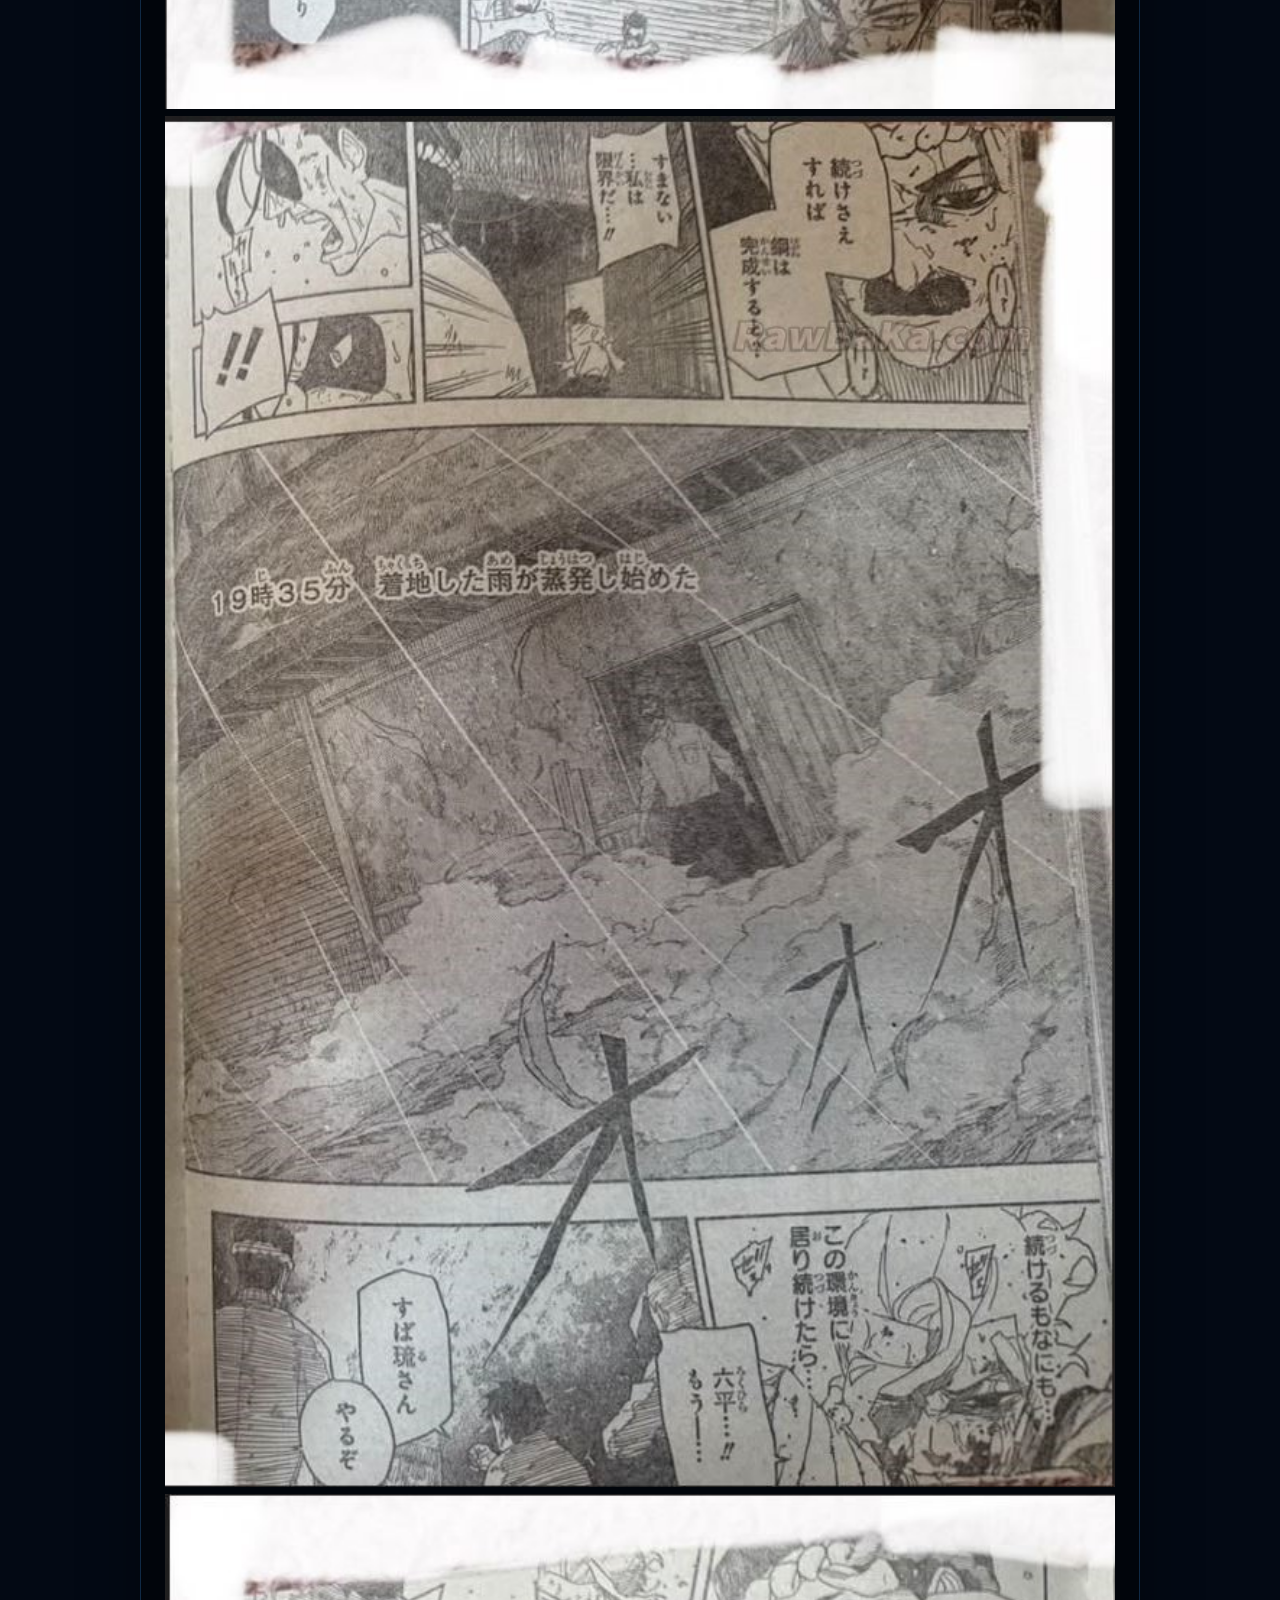
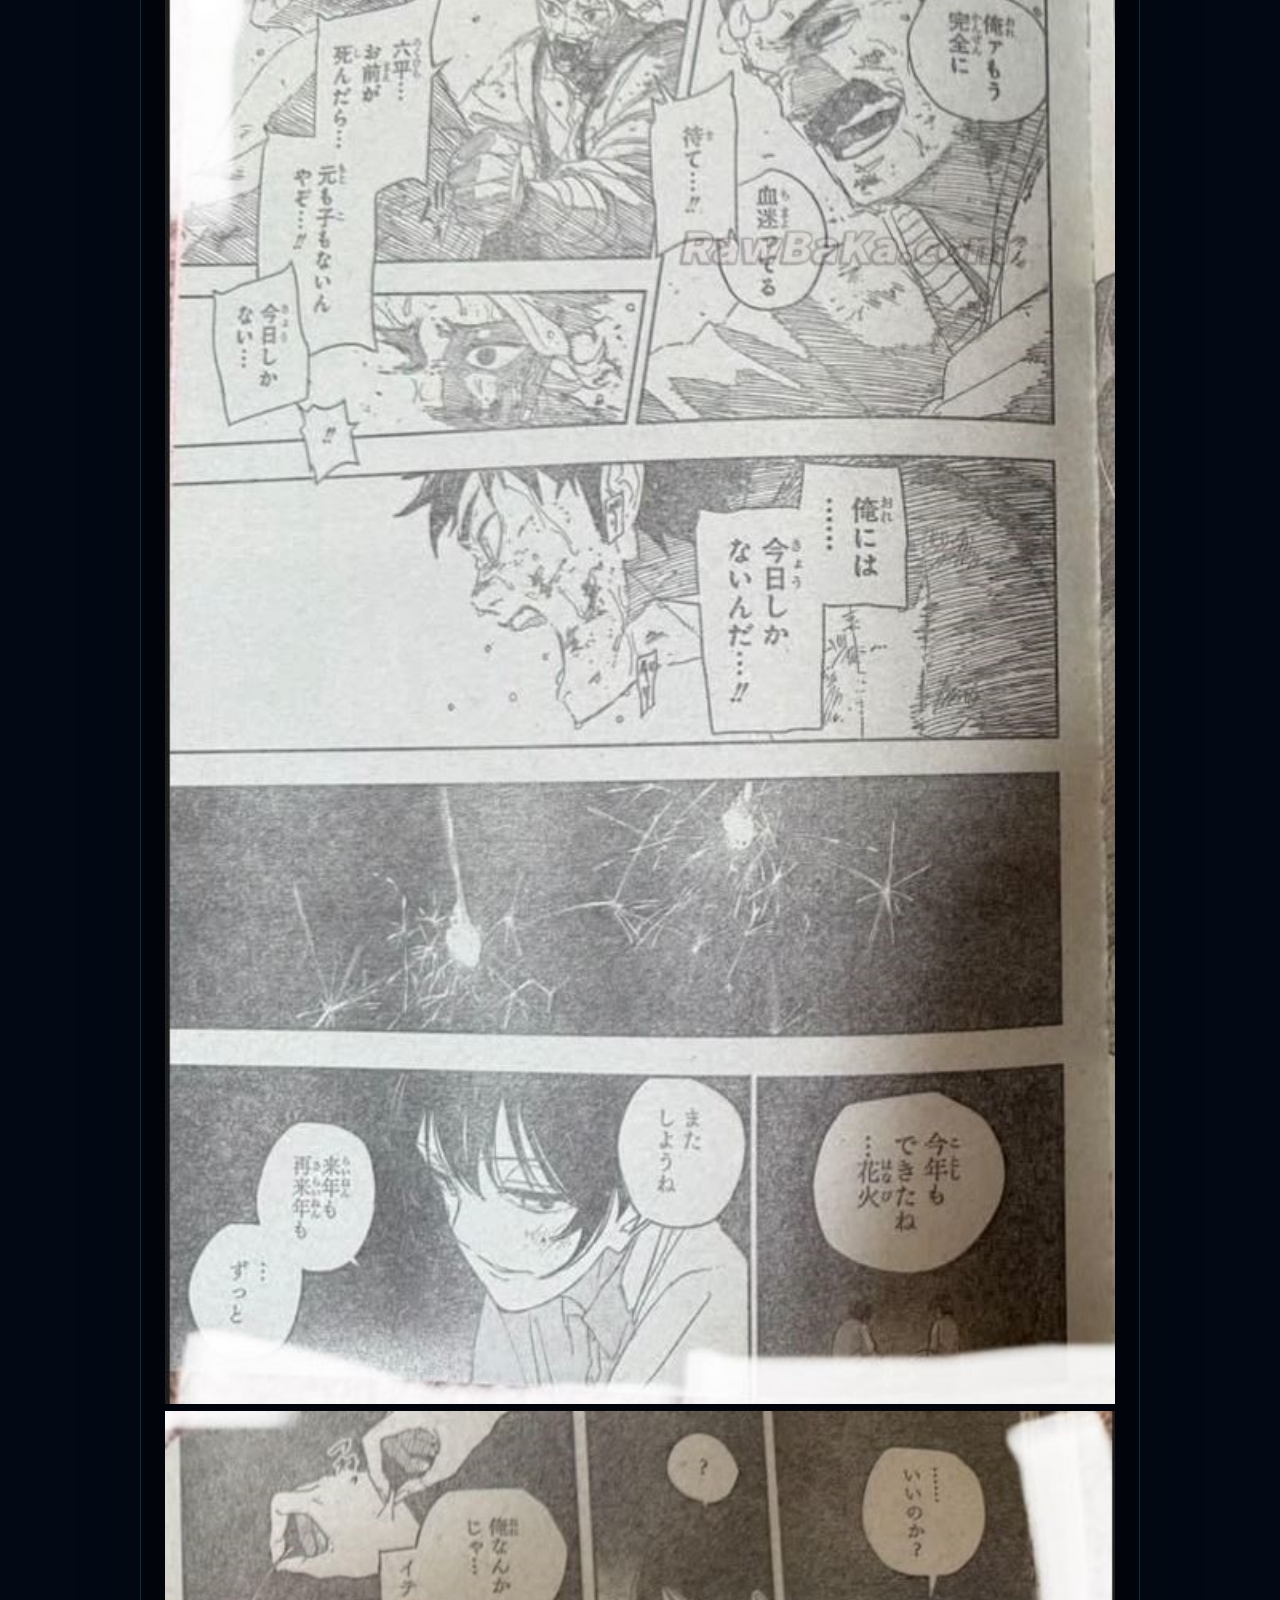
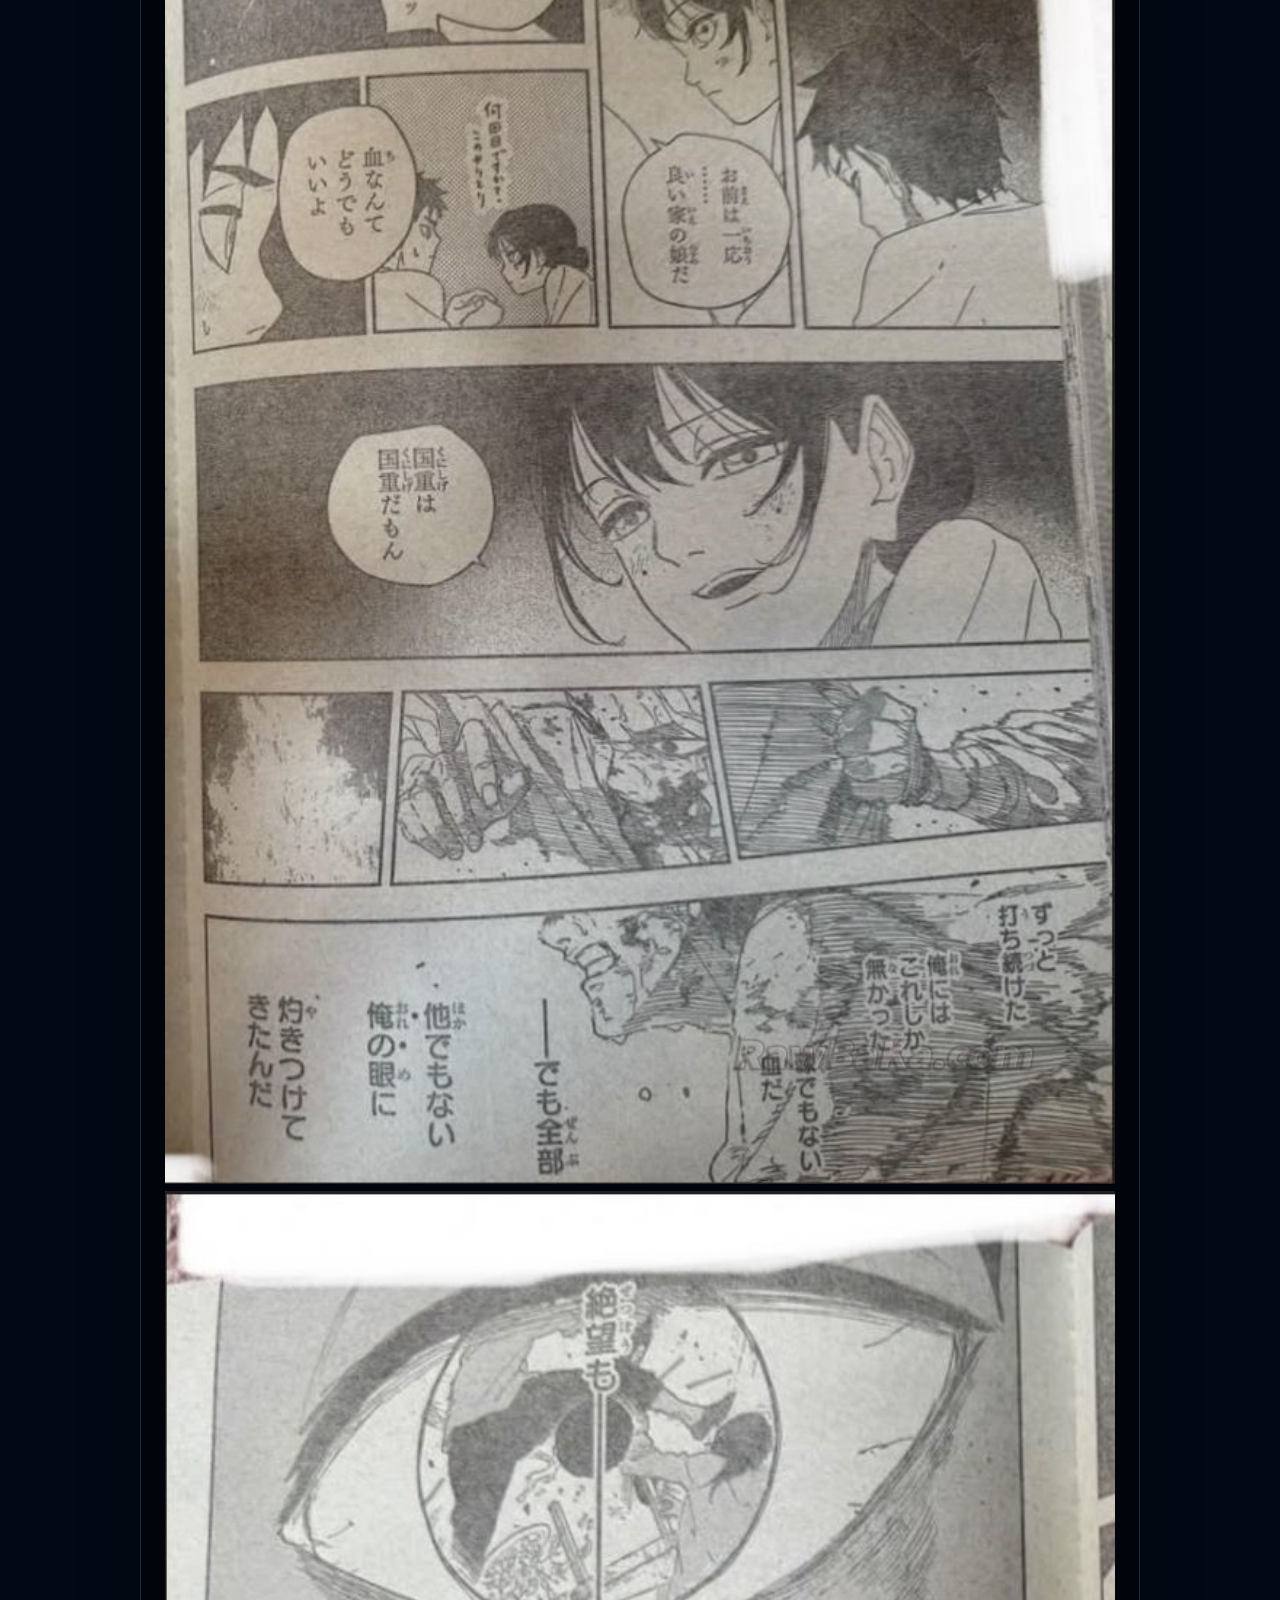
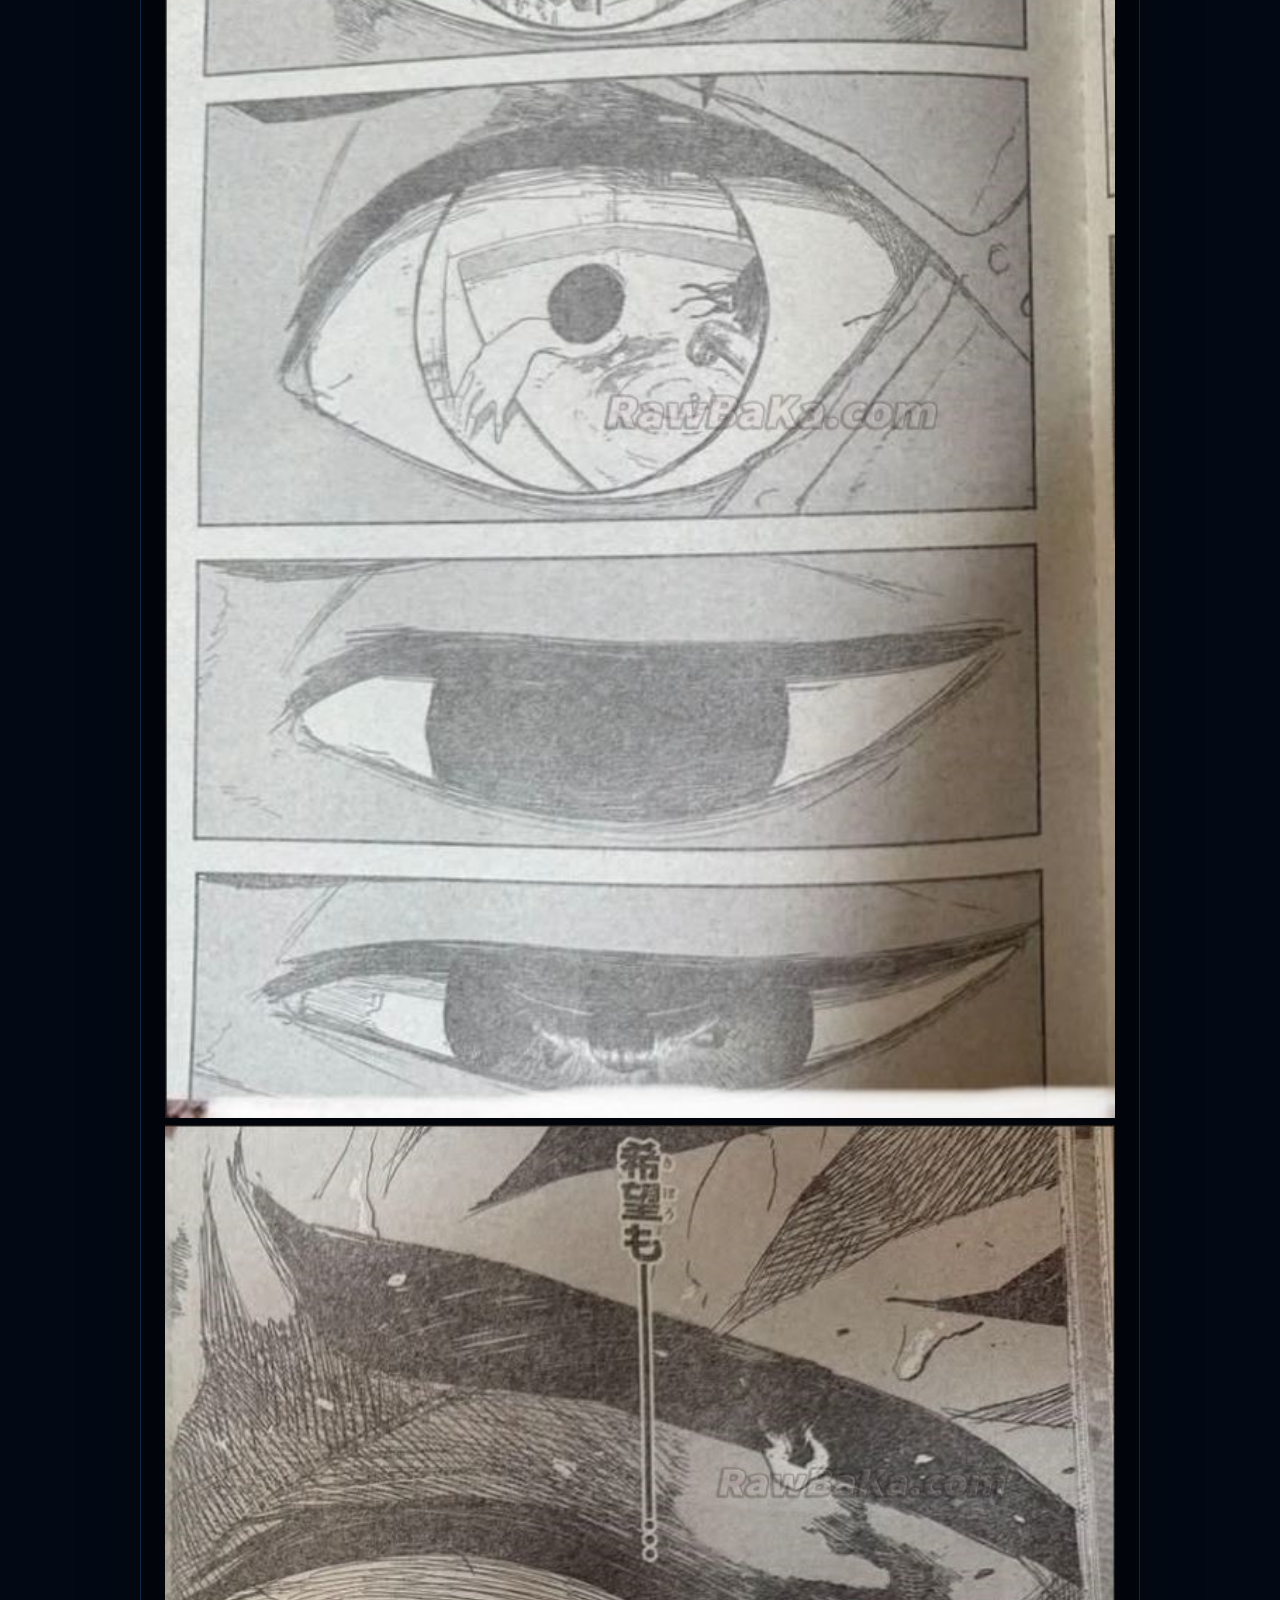
<file: posts/kagurabachi-129/index.html>
<!DOCTYPE html>
<html lang="ja">

<head>

<meta charset="UTF-8">

<meta
name="viewport"
content="width=device-width,initial-scale=1"
>

<title>
カグラバチ raw ( Kagurabachi Raw ) 第129話
 第129話 Raw | RawMangas
</title>

<meta
name="description"
content="カグラバチ raw ( Kagurabachi Raw ) 第129話
 第129話をRawMangasで読むことができます。"
>

<meta
name="robots"
content="index, follow"
>

<link
rel="canonical"
href="https://readnewmangaraw.github.io/rawmangas/posts/kagurabachi-129/"
>

<link
rel="stylesheet"
href="../../style.css"
>

<script async src="https://www.googletagmanager.com/gtag/js?id=G-DWTESS8CF2"></script>

<script>
window.dataLayer = window.dataLayer || [];
function gtag(){dataLayer.push(arguments);}
gtag('js', new Date());
gtag('config', 'G-DWTESS8CF2');
</script>


</head>


<body>


<header class="site-header">

<div class="container">

<a
class="logo"
href="../../"
>
Raw<span>Mangas</span>
</a>

<nav>

<a href="../../">
ホーム
</a>

</nav>

</div>

</header>


<main class="chapter-page">

<div class="container">

<article class="chapter">


<header class="chapter-header">

<div class="breadcrumb">

<a href="../../">
ホーム
</a>

<span>›</span>

<span>
カグラバチ raw ( Kagurabachi Raw ) 第129話
</span>

</div>


<h1>
カグラバチ raw ( Kagurabachi Raw ) 第129話
 第129話
</h1>


<p class="chapter-meta">
カグラバチ raw ( Kagurabachi Raw ) 第129話
 Raw · 第129話
</p>

</header>


<div class="title-image">

<img
src="../../images/kagurabachi-129/title.jpg"
alt="カグラバチ raw ( Kagurabachi Raw ) 第129話"
title="カグラバチ raw ( Kagurabachi Raw ) 第129話"
>

</div>


<div class="chapter-content">



        <img
          src="../../images/kagurabachi-129/001.jpg"
          alt="カグラバチ raw ( Kagurabachi Raw ) 第129話"
          title="カグラバチ raw ( Kagurabachi Raw ) 第129話"
          loading="lazy"
        >

      

        <img
          src="../../images/kagurabachi-129/003.jpg"
          alt="カグラバチ raw ( Kagurabachi Raw ) 第129話"
          title="カグラバチ raw ( Kagurabachi Raw ) 第129話"
          loading="lazy"
        >

      

        <img
          src="../../images/kagurabachi-129/005.jpg"
          alt="カグラバチ raw ( Kagurabachi Raw ) 第129話"
          title="カグラバチ raw ( Kagurabachi Raw ) 第129話"
          loading="lazy"
        >

      

        <img
          src="../../images/kagurabachi-129/007.jpg"
          alt="カグラバチ raw ( Kagurabachi Raw ) 第129話"
          title="カグラバチ raw ( Kagurabachi Raw ) 第129話"
          loading="lazy"
        >

      

        <img
          src="../../images/kagurabachi-129/009.jpg"
          alt="カグラバチ raw ( Kagurabachi Raw ) 第129話"
          title="カグラバチ raw ( Kagurabachi Raw ) 第129話"
          loading="lazy"
        >

      

        <img
          src="../../images/kagurabachi-129/011.jpg"
          alt="カグラバチ raw ( Kagurabachi Raw ) 第129話"
          title="カグラバチ raw ( Kagurabachi Raw ) 第129話"
          loading="lazy"
        >

      

        <img
          src="../../images/kagurabachi-129/013.jpg"
          alt="カグラバチ raw ( Kagurabachi Raw ) 第129話"
          title="カグラバチ raw ( Kagurabachi Raw ) 第129話"
          loading="lazy"
        >

      

        <img
          src="../../images/kagurabachi-129/015.jpg"
          alt="カグラバチ raw ( Kagurabachi Raw ) 第129話"
          title="カグラバチ raw ( Kagurabachi Raw ) 第129話"
          loading="lazy"
        >

      

        <img
          src="../../images/kagurabachi-129/017.jpg"
          alt="カグラバチ raw ( Kagurabachi Raw ) 第129話"
          title="カグラバチ raw ( Kagurabachi Raw ) 第129話"
          loading="lazy"
        >

      

        <img
          src="../../images/kagurabachi-129/019.jpg"
          alt="カグラバチ raw ( Kagurabachi Raw ) 第129話"
          title="カグラバチ raw ( Kagurabachi Raw ) 第129話"
          loading="lazy"
        >

      

        <img
          src="../../images/kagurabachi-129/021.jpg"
          alt="カグラバチ raw ( Kagurabachi Raw ) 第129話"
          title="カグラバチ raw ( Kagurabachi Raw ) 第129話"
          loading="lazy"
        >

      

        <img
          src="../../images/kagurabachi-129/023.jpg"
          alt="カグラバチ raw ( Kagurabachi Raw ) 第129話"
          title="カグラバチ raw ( Kagurabachi Raw ) 第129話"
          loading="lazy"
        >

      

        <img
          src="../../images/kagurabachi-129/025.jpg"
          alt="カグラバチ raw ( Kagurabachi Raw ) 第129話"
          title="カグラバチ raw ( Kagurabachi Raw ) 第129話"
          loading="lazy"
        >

      

        <img
          src="../../images/kagurabachi-129/027.jpg"
          alt="カグラバチ raw ( Kagurabachi Raw ) 第129話"
          title="カグラバチ raw ( Kagurabachi Raw ) 第129話"
          loading="lazy"
        >

      

</div>


<nav class="chapter-navigation">

<a
href="../../"
class="chapter-button"
>
前の話
</a>

<a
href="../../"
class="chapter-button home-button"
>
ホーム
</a>

<a
href="../../"
class="chapter-button"
>
次の話
</a>

</nav>


</article>

</div>

</main>


<footer>

<div class="container">

<p>
© 2026 RawMangas.
</p>

</div>

</footer>


</body>

</html>
</file>
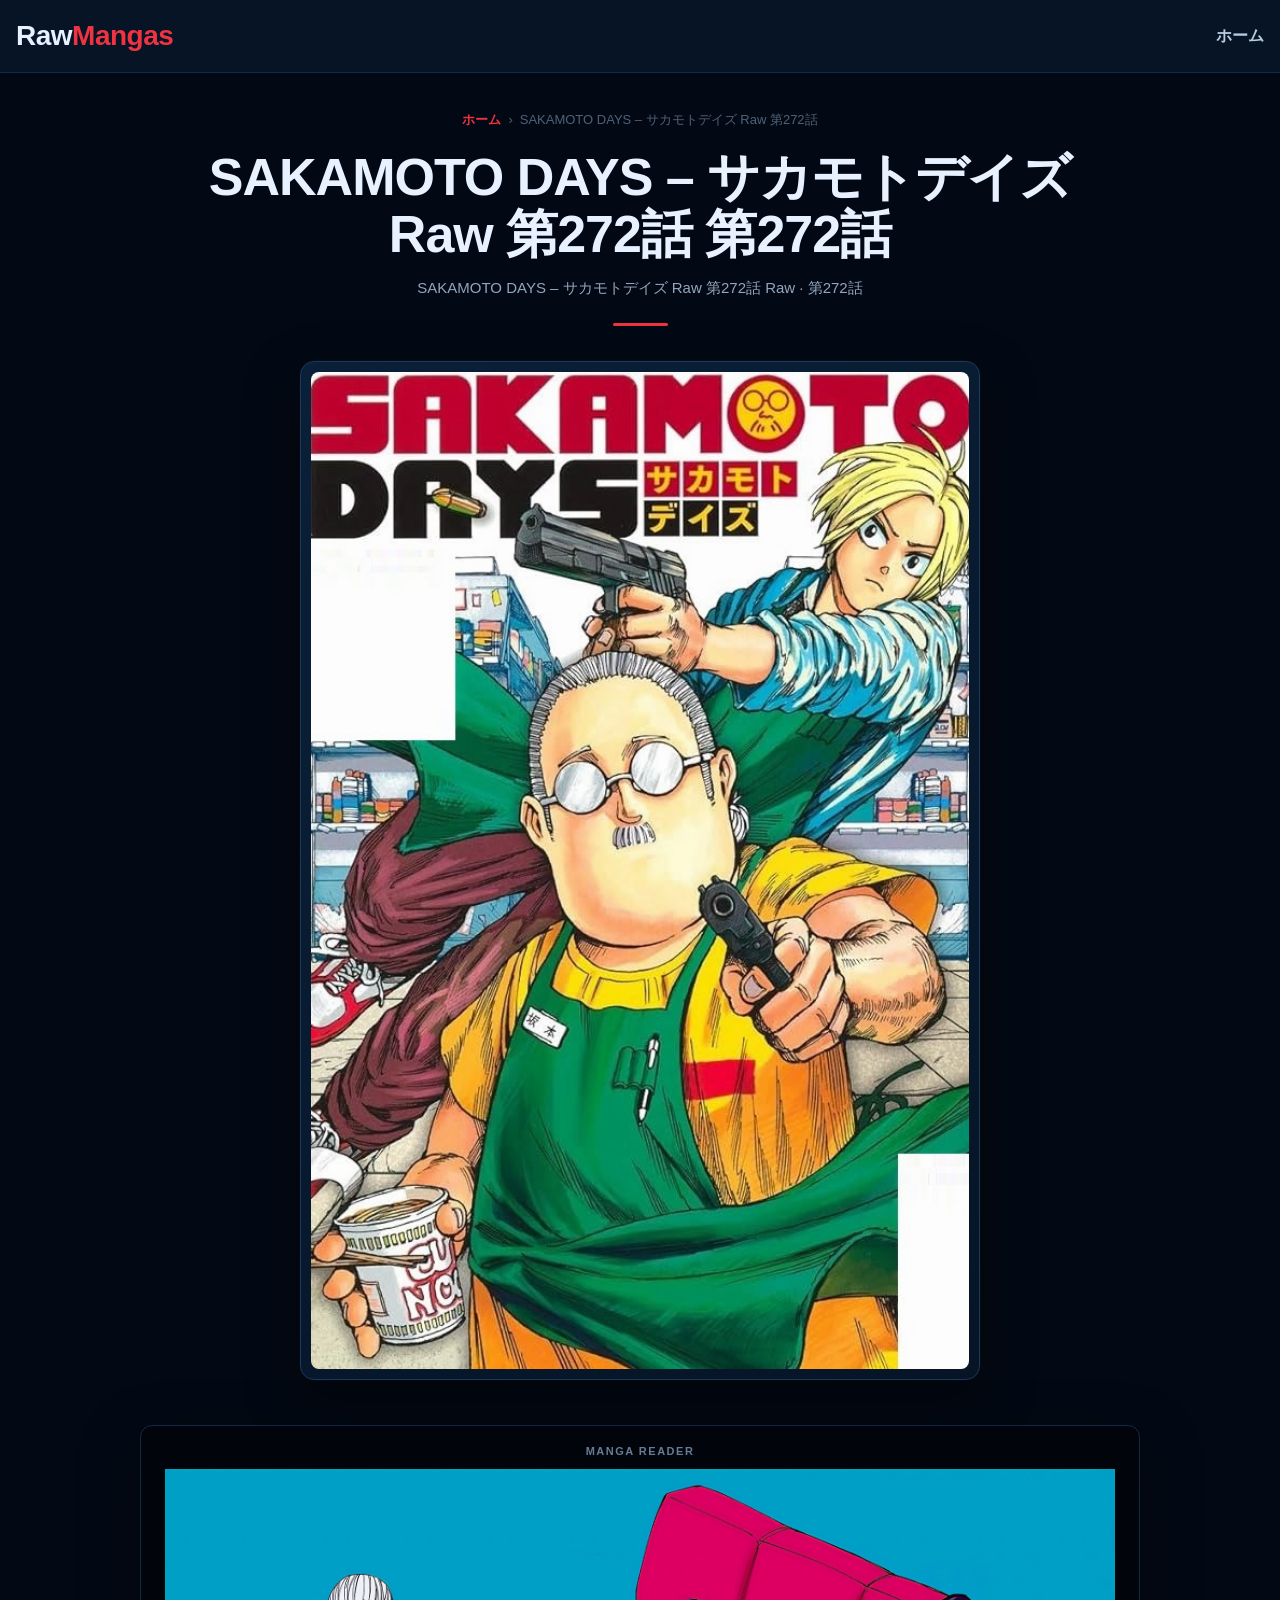
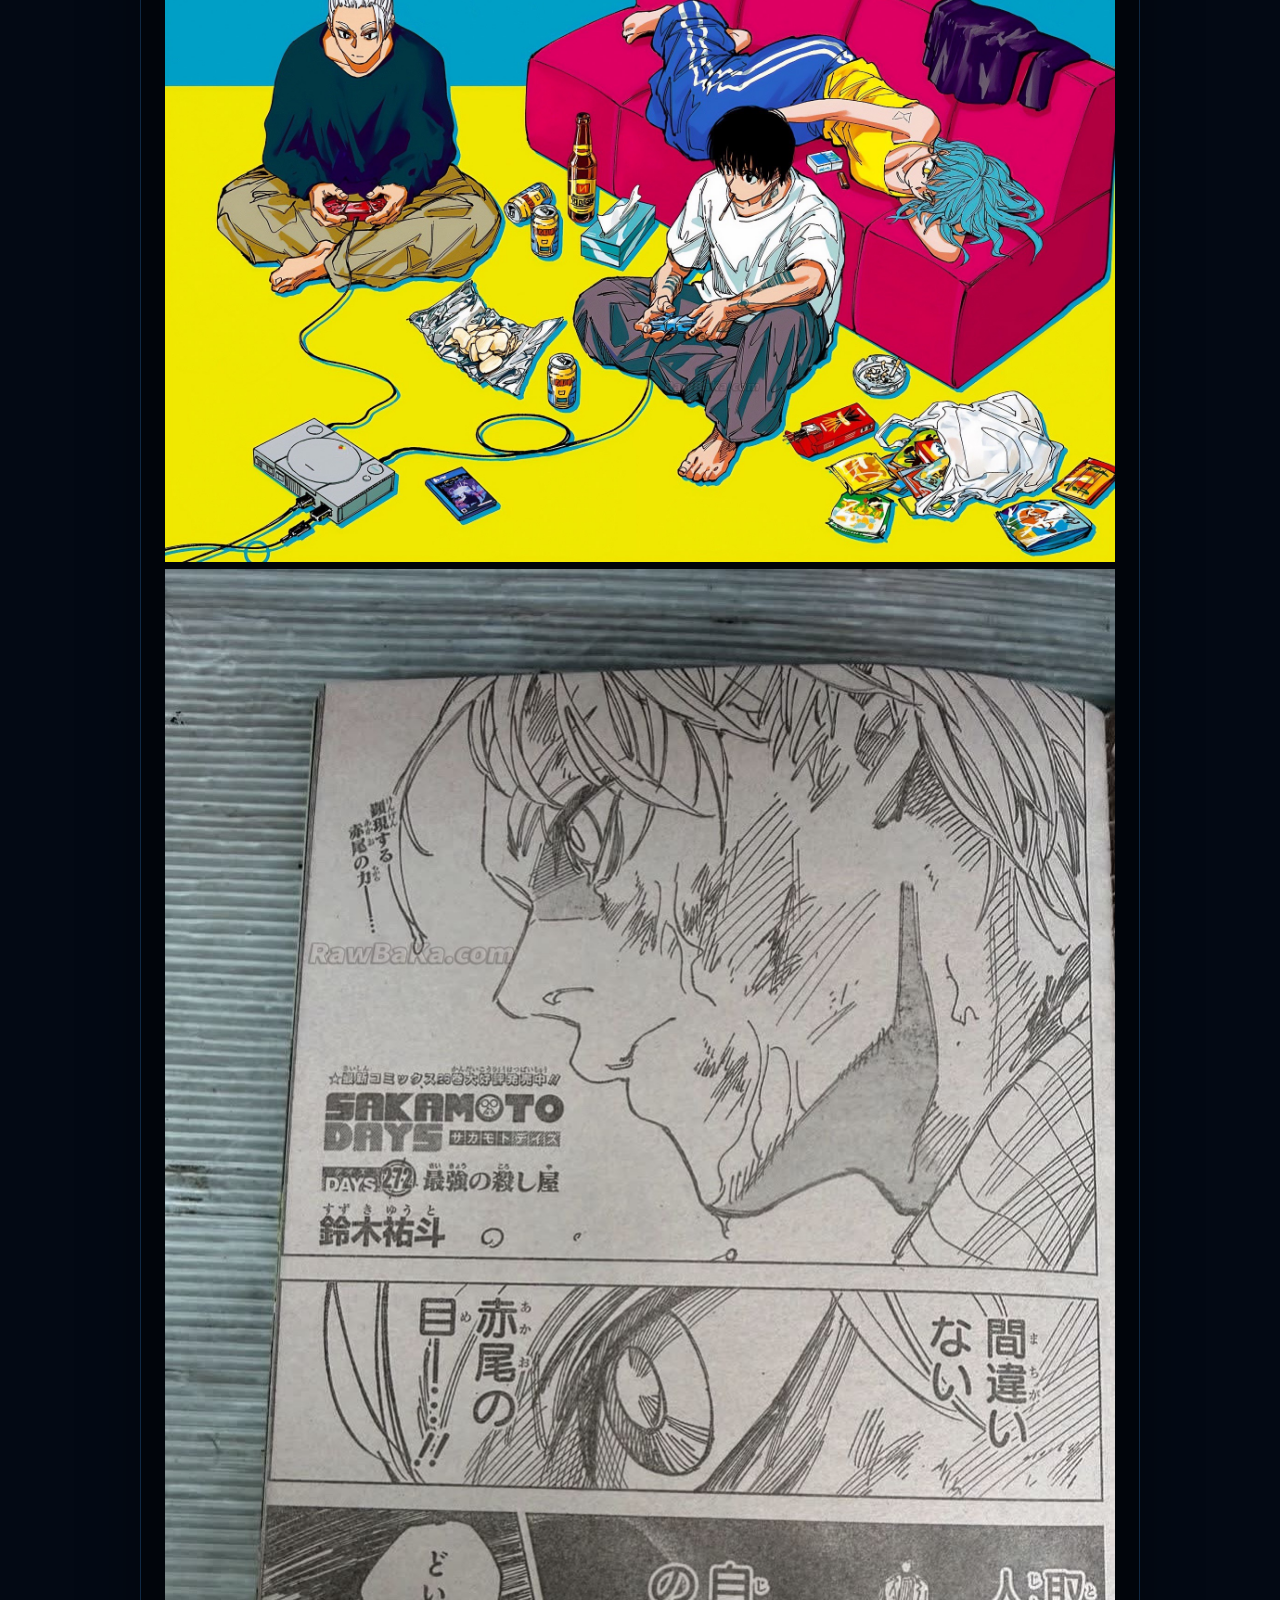
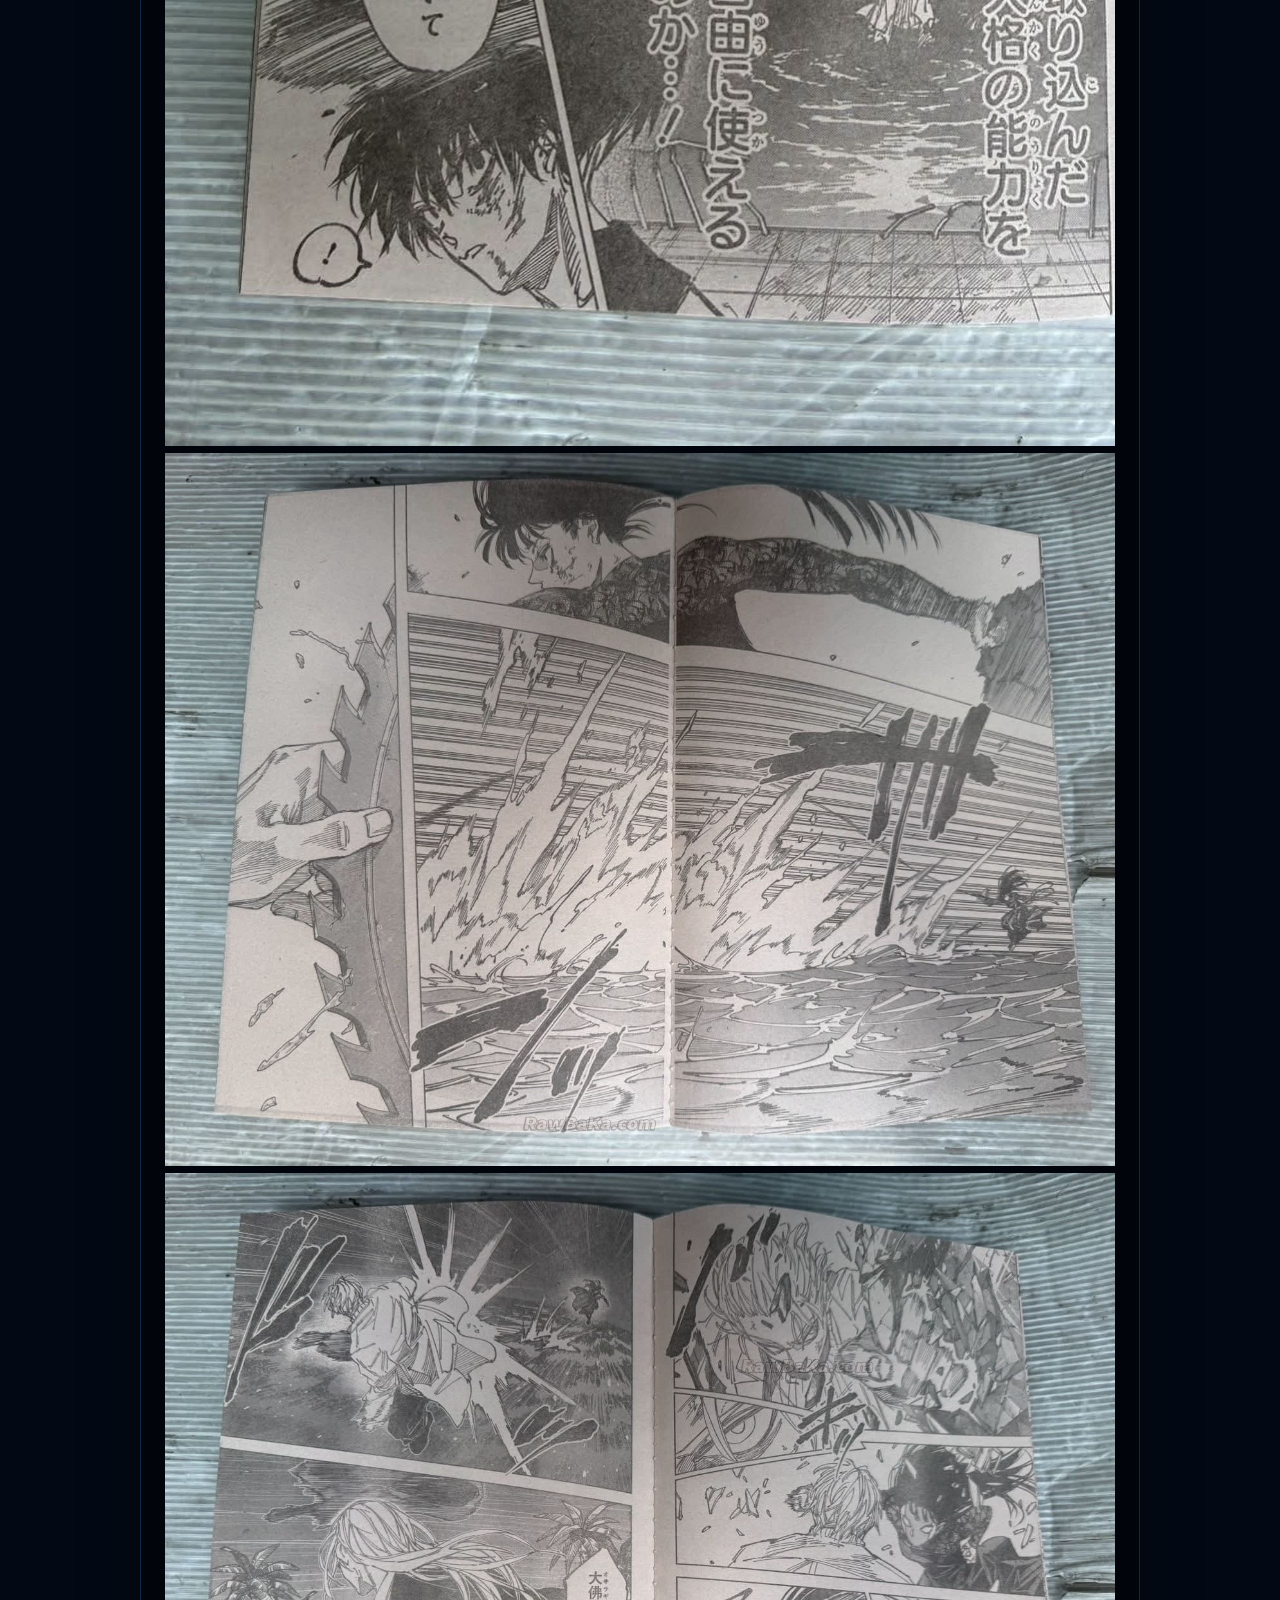
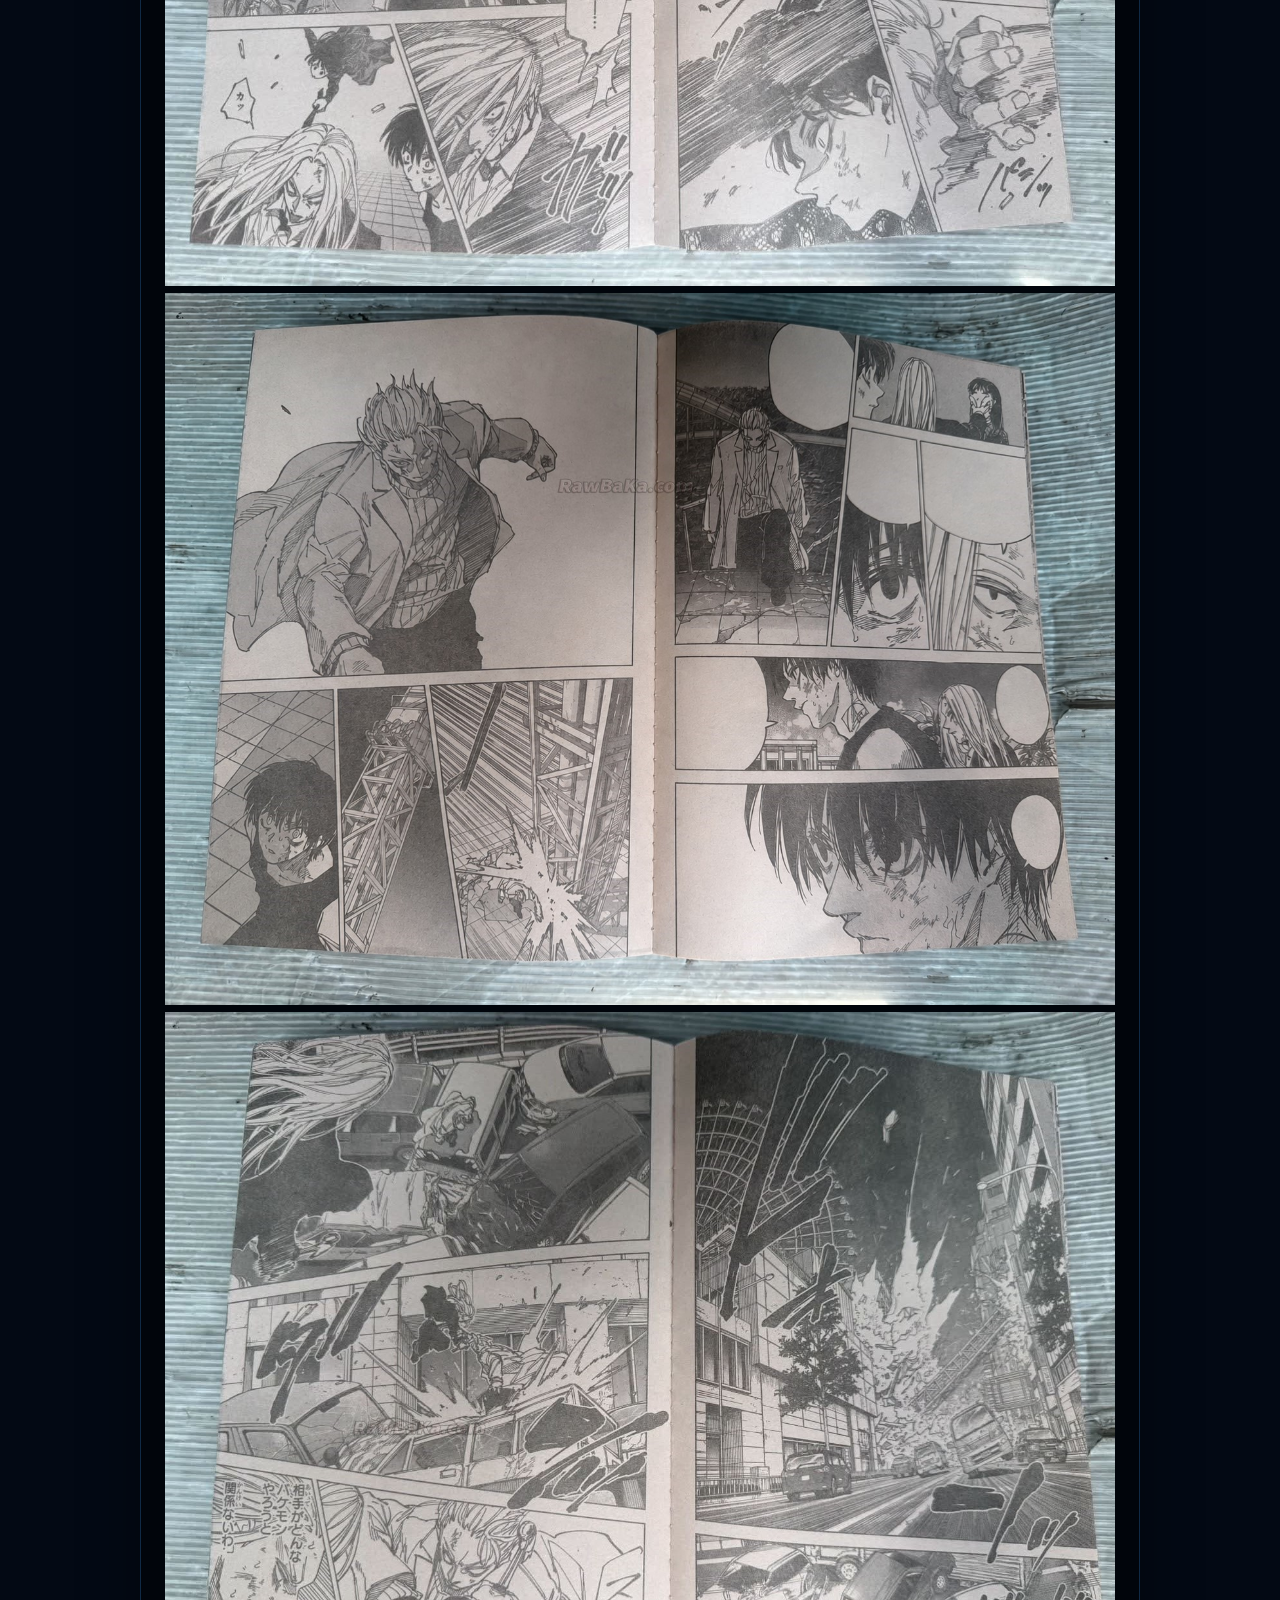
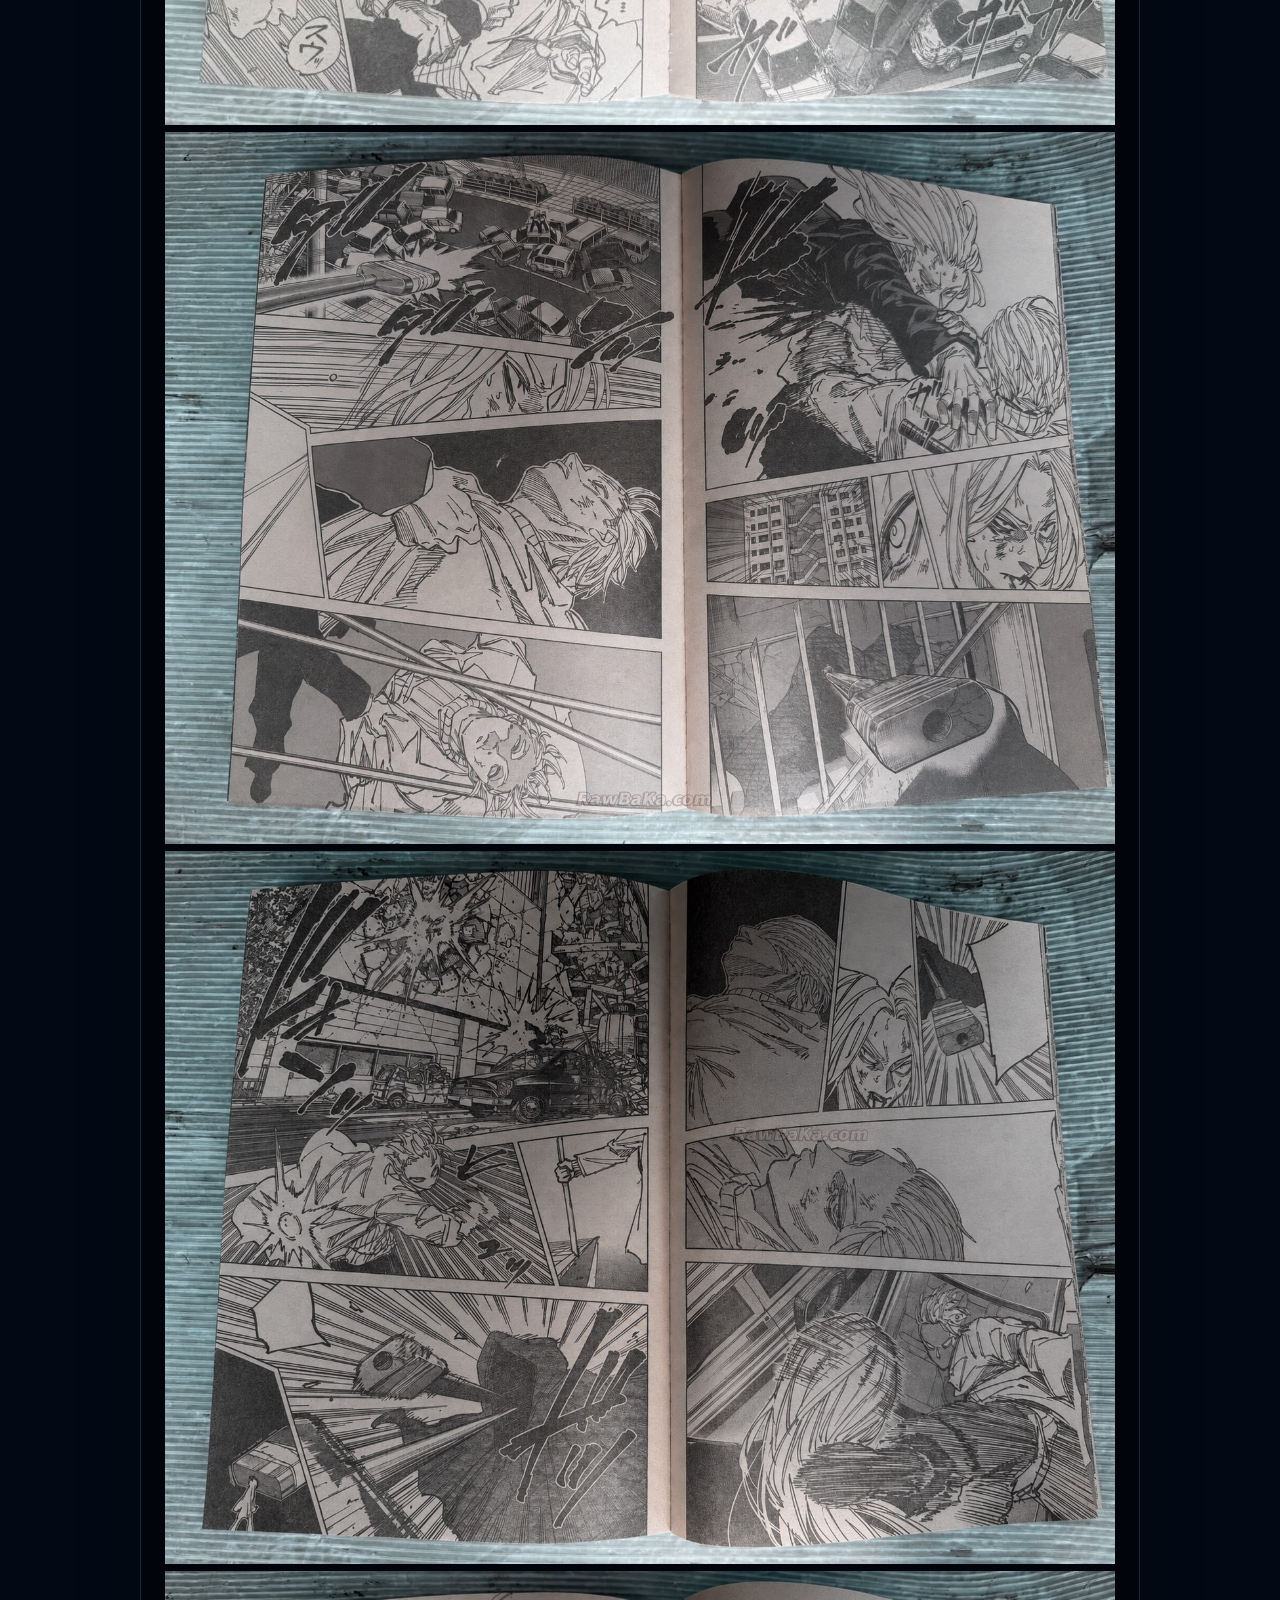
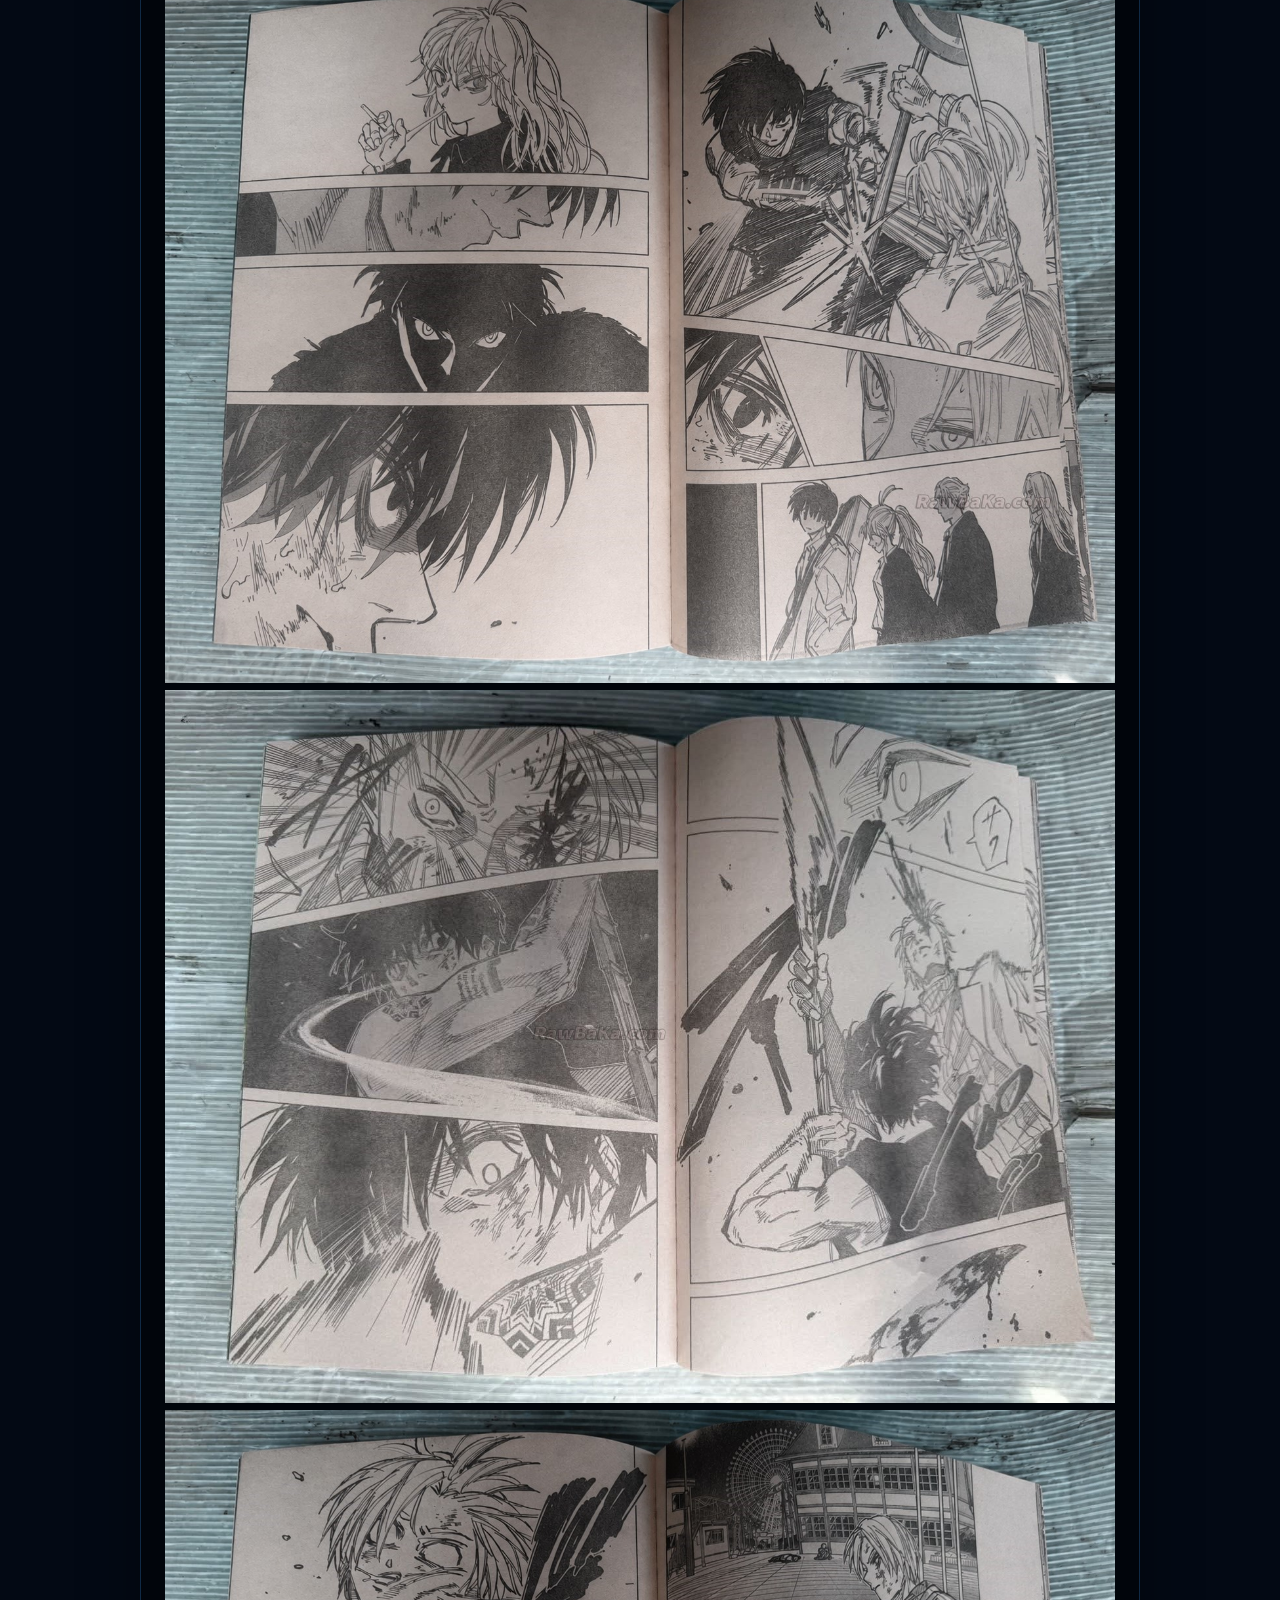
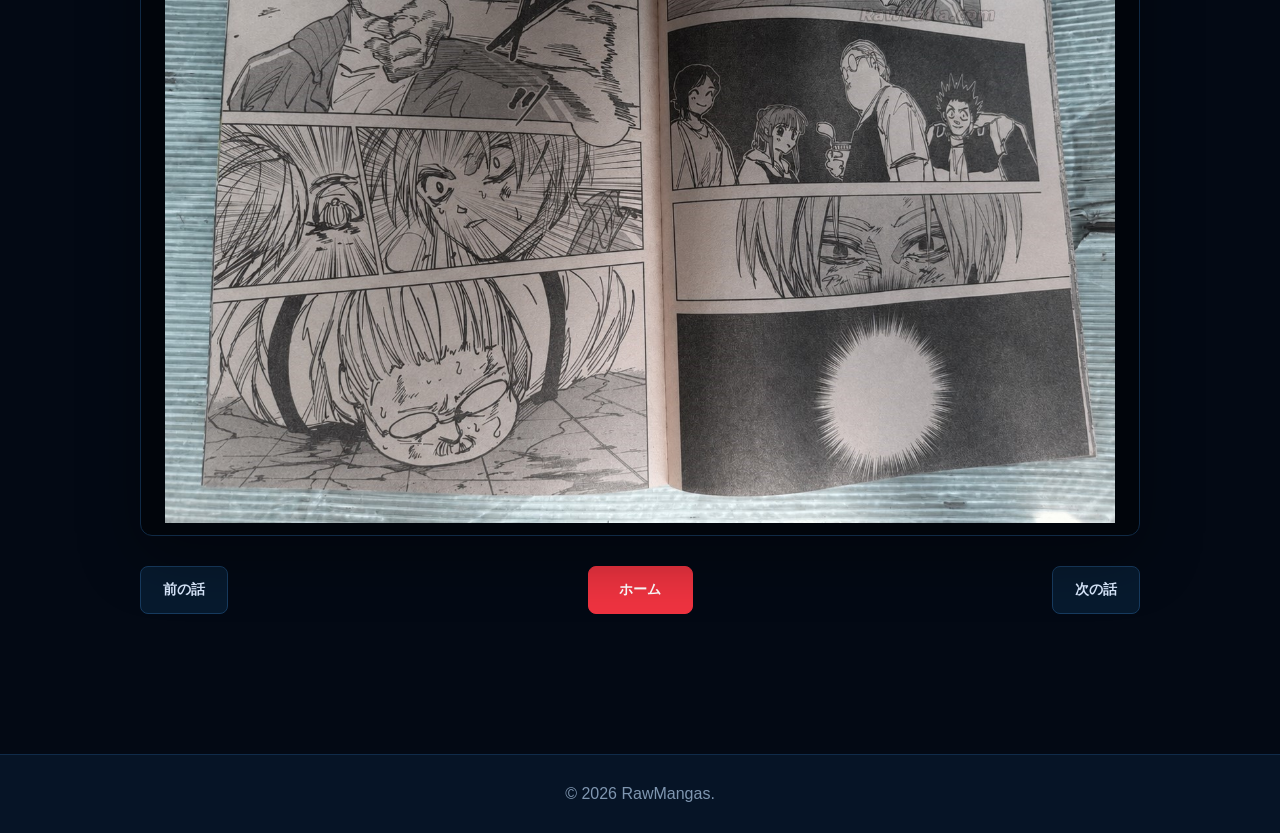
<file: posts/sakamoto-272/index.html>
<!DOCTYPE html>
<html lang="ja">

<head>

<meta charset="UTF-8">

<meta
name="viewport"
content="width=device-width,initial-scale=1"
>

<title>
SAKAMOTO DAYS – サカモトデイズ Raw 第272話
 第272話 Raw | RawMangas
</title>

<meta
name="description"
content="SAKAMOTO DAYS – サカモトデイズ Raw 第272話
 第272話をRawMangasで読むことができます。"
>

<meta
name="robots"
content="index, follow"
>

<link
rel="canonical"
href="https://readnewmangaraw.github.io/rawmangas/posts/sakamoto-272/"
>

<link
rel="stylesheet"
href="../../style.css"
>

<script async src="https://www.googletagmanager.com/gtag/js?id=G-DWTESS8CF2"></script>

<script>
window.dataLayer = window.dataLayer || [];
function gtag(){dataLayer.push(arguments);}
gtag('js', new Date());
gtag('config', 'G-DWTESS8CF2');
</script>


</head>


<body>


<header class="site-header">

<div class="container">

<a
class="logo"
href="../../"
>
Raw<span>Mangas</span>
</a>

<nav>

<a href="../../">
ホーム
</a>

</nav>

</div>

</header>


<main class="chapter-page">

<div class="container">

<article class="chapter">


<header class="chapter-header">

<div class="breadcrumb">

<a href="../../">
ホーム
</a>

<span>›</span>

<span>
SAKAMOTO DAYS – サカモトデイズ Raw 第272話
</span>

</div>


<h1>
SAKAMOTO DAYS – サカモトデイズ Raw 第272話
 第272話
</h1>


<p class="chapter-meta">
SAKAMOTO DAYS – サカモトデイズ Raw 第272話
 Raw · 第272話
</p>

</header>


<div class="title-image">

<img
src="../../images/sakamoto-272/title.jpg"
alt="SAKAMOTO DAYS – サカモトデイズ Raw 第272話"
title="SAKAMOTO DAYS – サカモトデイズ Raw 第272話"
>

</div>


<div class="chapter-content">



        <img
          src="../../images/sakamoto-272/001.jpg"
          alt="SAKAMOTO DAYS – サカモトデイズ Raw 第272話"
          title="SAKAMOTO DAYS – サカモトデイズ Raw 第272話"
          loading="lazy"
        >

      

        <img
          src="../../images/sakamoto-272/003.jpg"
          alt="SAKAMOTO DAYS – サカモトデイズ Raw 第272話"
          title="SAKAMOTO DAYS – サカモトデイズ Raw 第272話"
          loading="lazy"
        >

      

        <img
          src="../../images/sakamoto-272/005.jpg"
          alt="SAKAMOTO DAYS – サカモトデイズ Raw 第272話"
          title="SAKAMOTO DAYS – サカモトデイズ Raw 第272話"
          loading="lazy"
        >

      

        <img
          src="../../images/sakamoto-272/007.jpg"
          alt="SAKAMOTO DAYS – サカモトデイズ Raw 第272話"
          title="SAKAMOTO DAYS – サカモトデイズ Raw 第272話"
          loading="lazy"
        >

      

        <img
          src="../../images/sakamoto-272/009.jpg"
          alt="SAKAMOTO DAYS – サカモトデイズ Raw 第272話"
          title="SAKAMOTO DAYS – サカモトデイズ Raw 第272話"
          loading="lazy"
        >

      

        <img
          src="../../images/sakamoto-272/011.jpg"
          alt="SAKAMOTO DAYS – サカモトデイズ Raw 第272話"
          title="SAKAMOTO DAYS – サカモトデイズ Raw 第272話"
          loading="lazy"
        >

      

        <img
          src="../../images/sakamoto-272/013.jpg"
          alt="SAKAMOTO DAYS – サカモトデイズ Raw 第272話"
          title="SAKAMOTO DAYS – サカモトデイズ Raw 第272話"
          loading="lazy"
        >

      

        <img
          src="../../images/sakamoto-272/015.jpg"
          alt="SAKAMOTO DAYS – サカモトデイズ Raw 第272話"
          title="SAKAMOTO DAYS – サカモトデイズ Raw 第272話"
          loading="lazy"
        >

      

        <img
          src="../../images/sakamoto-272/017.jpg"
          alt="SAKAMOTO DAYS – サカモトデイズ Raw 第272話"
          title="SAKAMOTO DAYS – サカモトデイズ Raw 第272話"
          loading="lazy"
        >

      

        <img
          src="../../images/sakamoto-272/019.jpg"
          alt="SAKAMOTO DAYS – サカモトデイズ Raw 第272話"
          title="SAKAMOTO DAYS – サカモトデイズ Raw 第272話"
          loading="lazy"
        >

      

        <img
          src="../../images/sakamoto-272/021.jpg"
          alt="SAKAMOTO DAYS – サカモトデイズ Raw 第272話"
          title="SAKAMOTO DAYS – サカモトデイズ Raw 第272話"
          loading="lazy"
        >

      

</div>


<nav class="chapter-navigation">

<a
href="../../"
class="chapter-button"
>
前の話
</a>

<a
href="../../"
class="chapter-button home-button"
>
ホーム
</a>

<a
href="../../"
class="chapter-button"
>
次の話
</a>

</nav>


</article>

</div>

</main>


<footer>

<div class="container">

<p>
© 2026 RawMangas.
</p>

</div>

</footer>


</body>

</html>
</file>
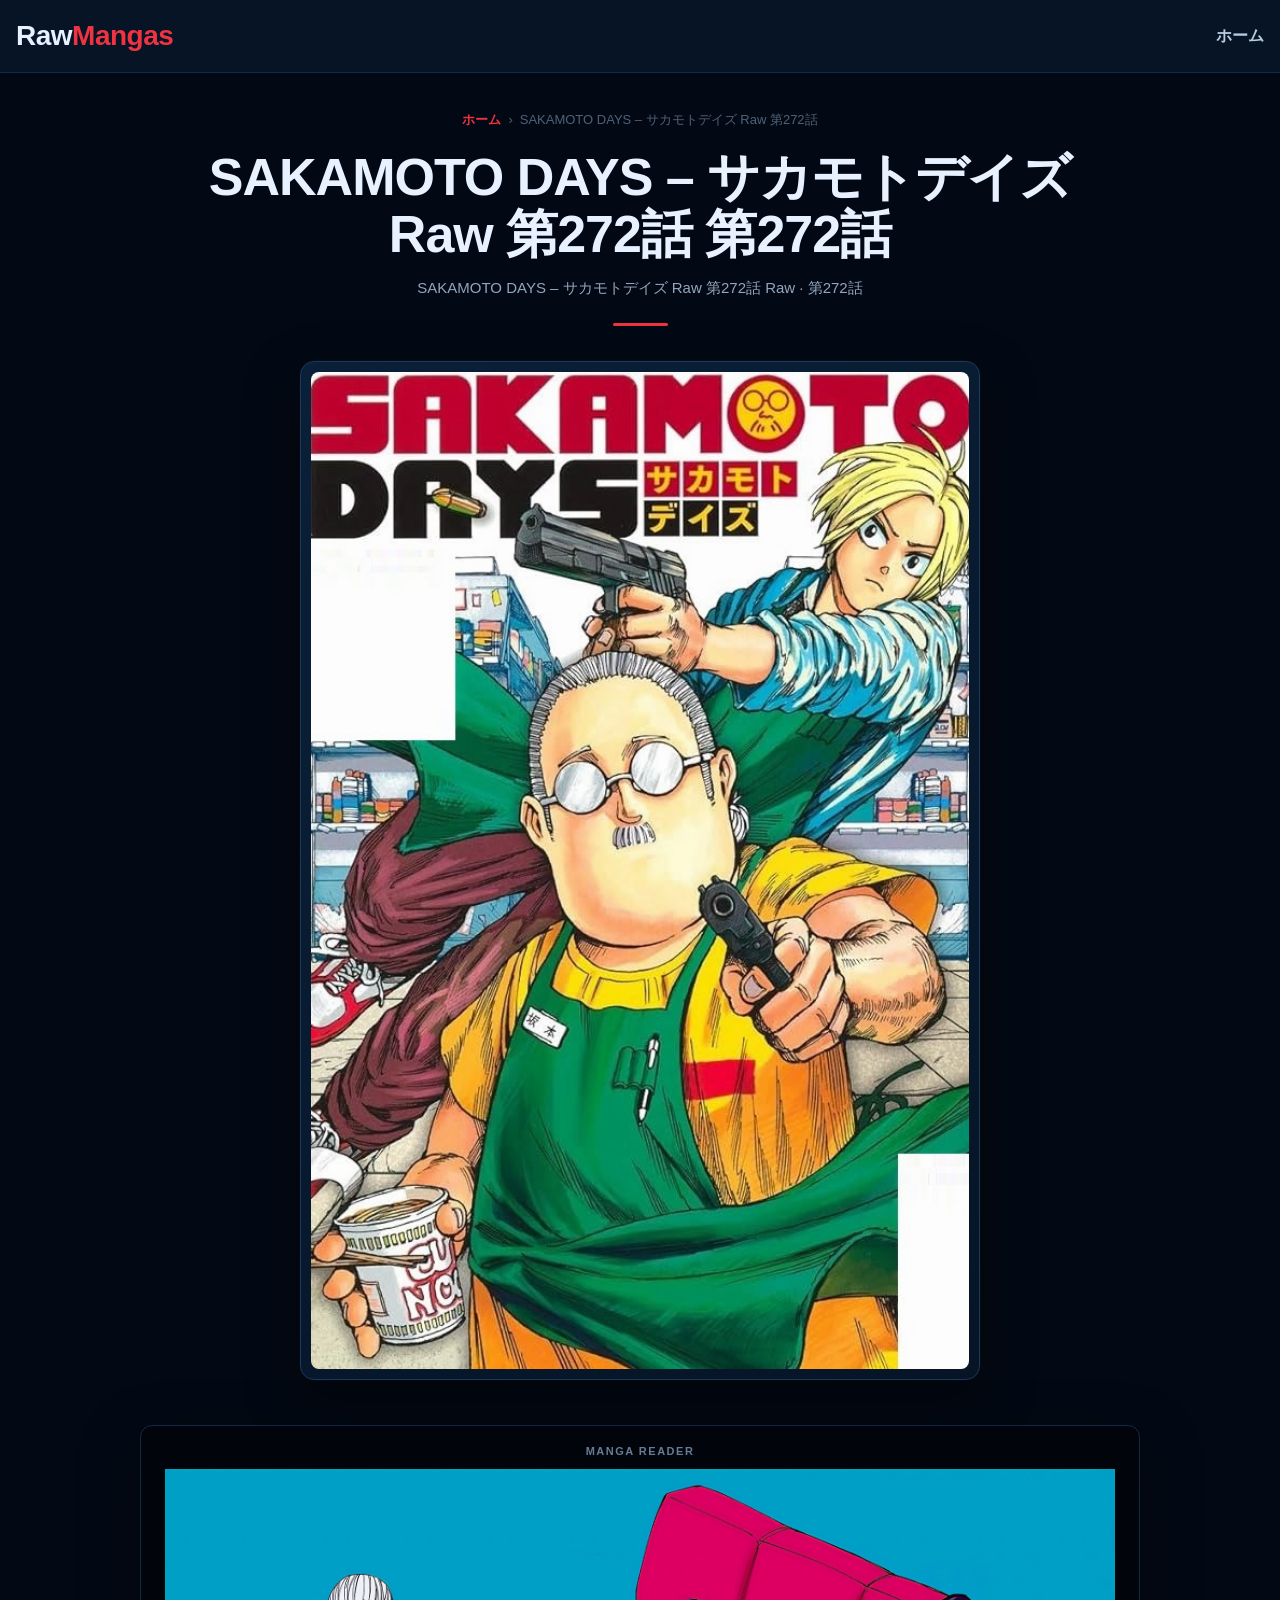
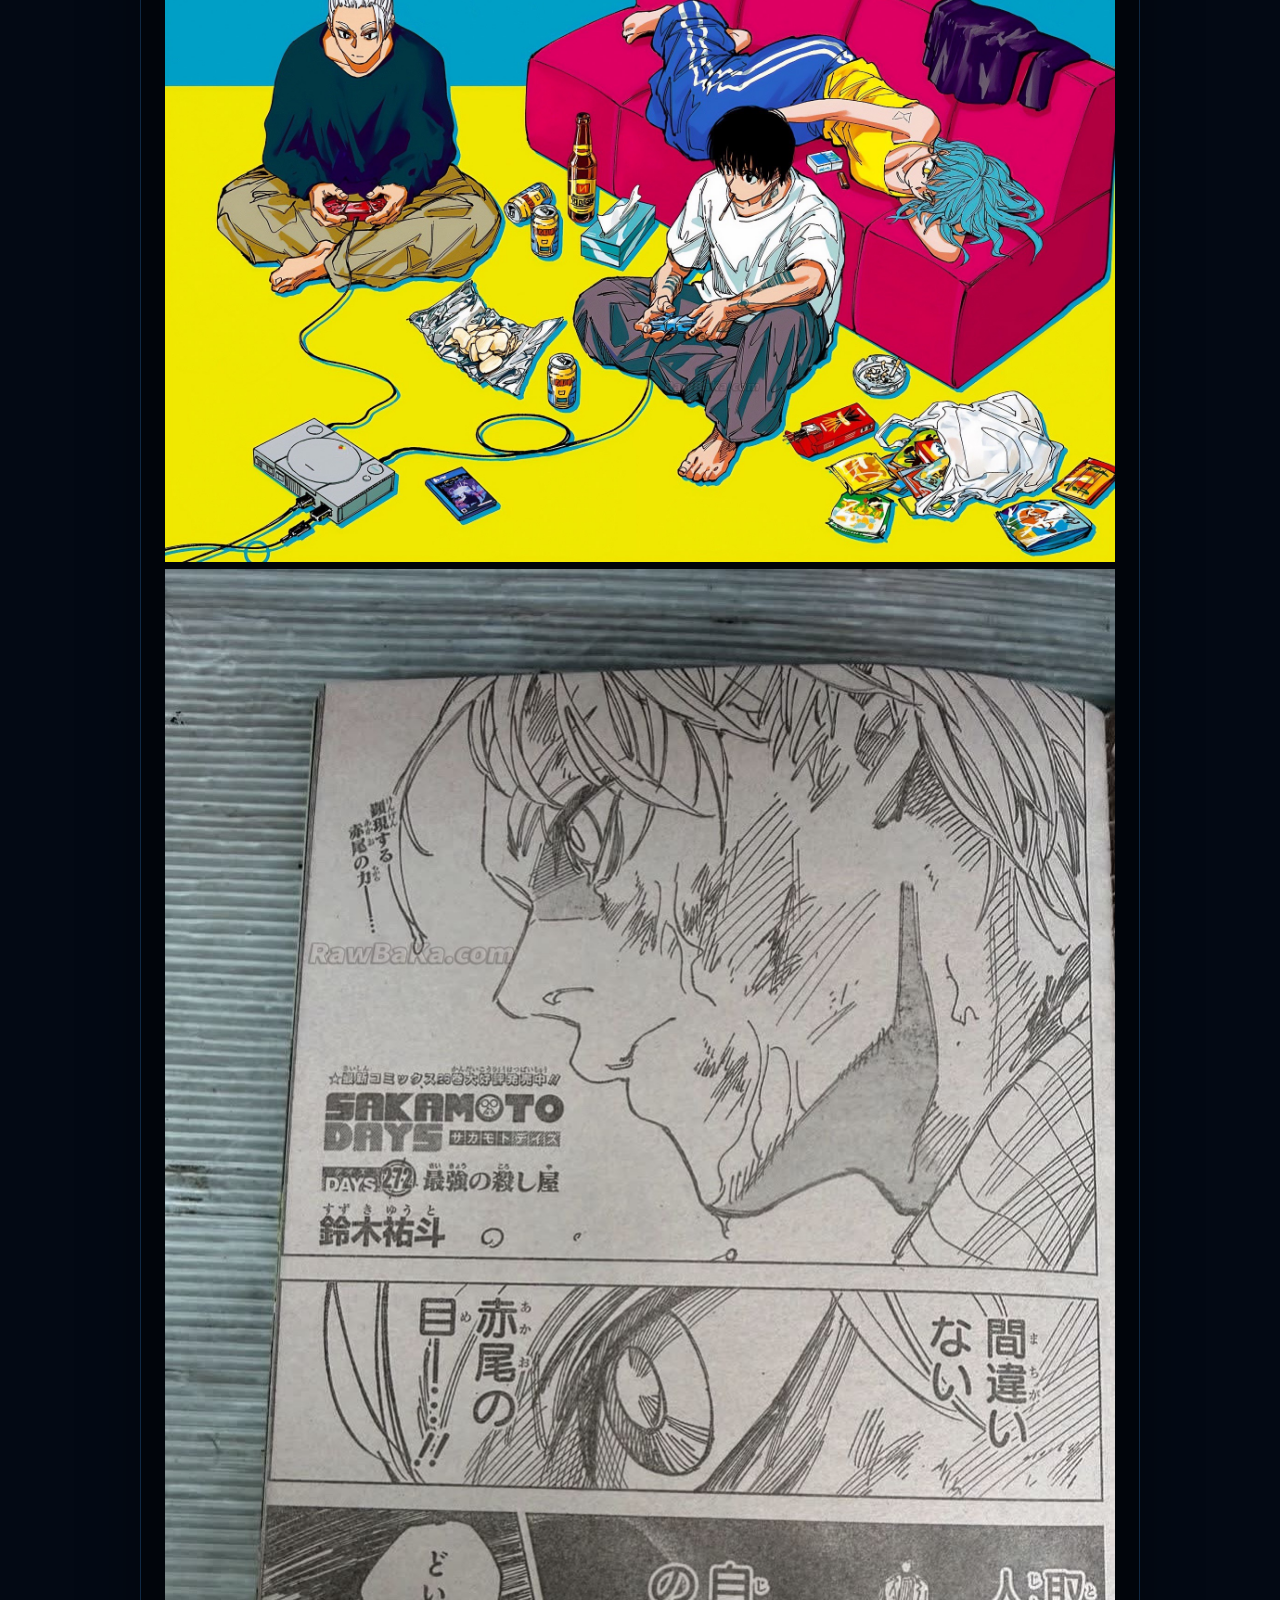
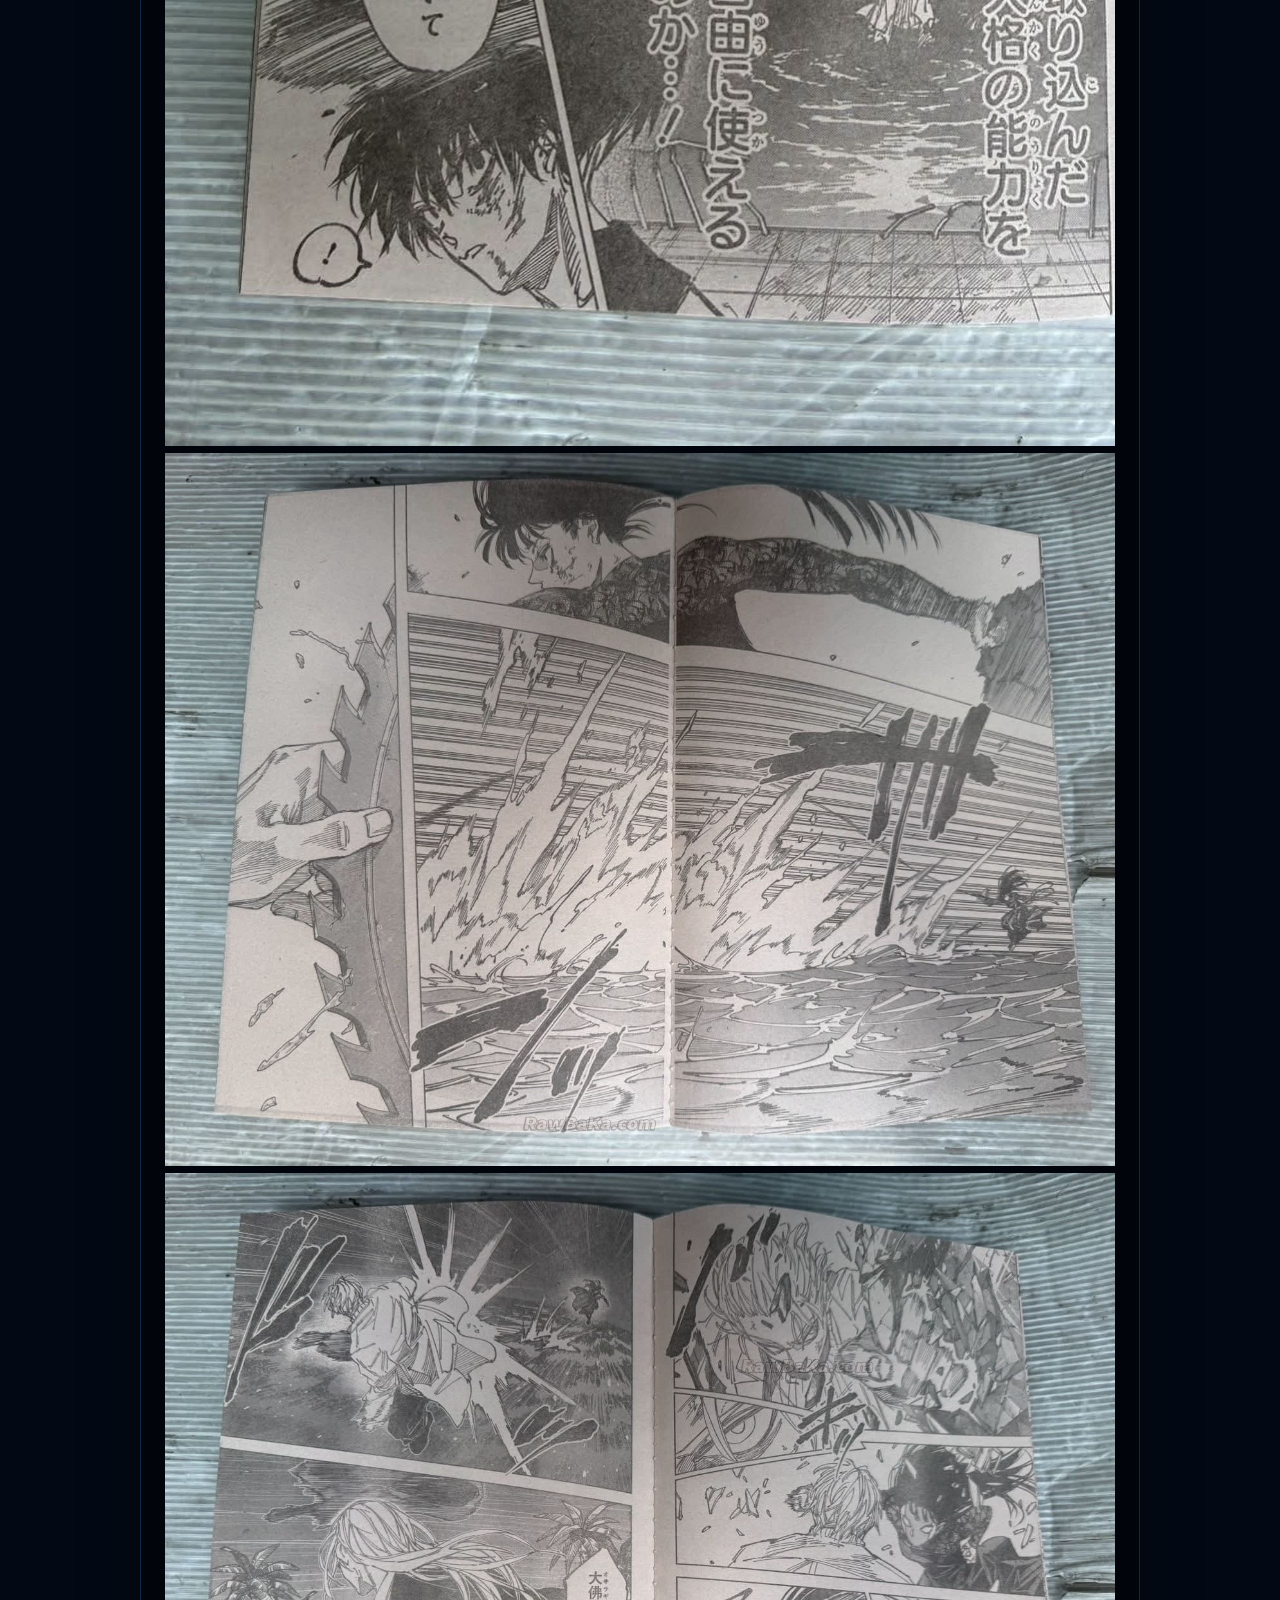
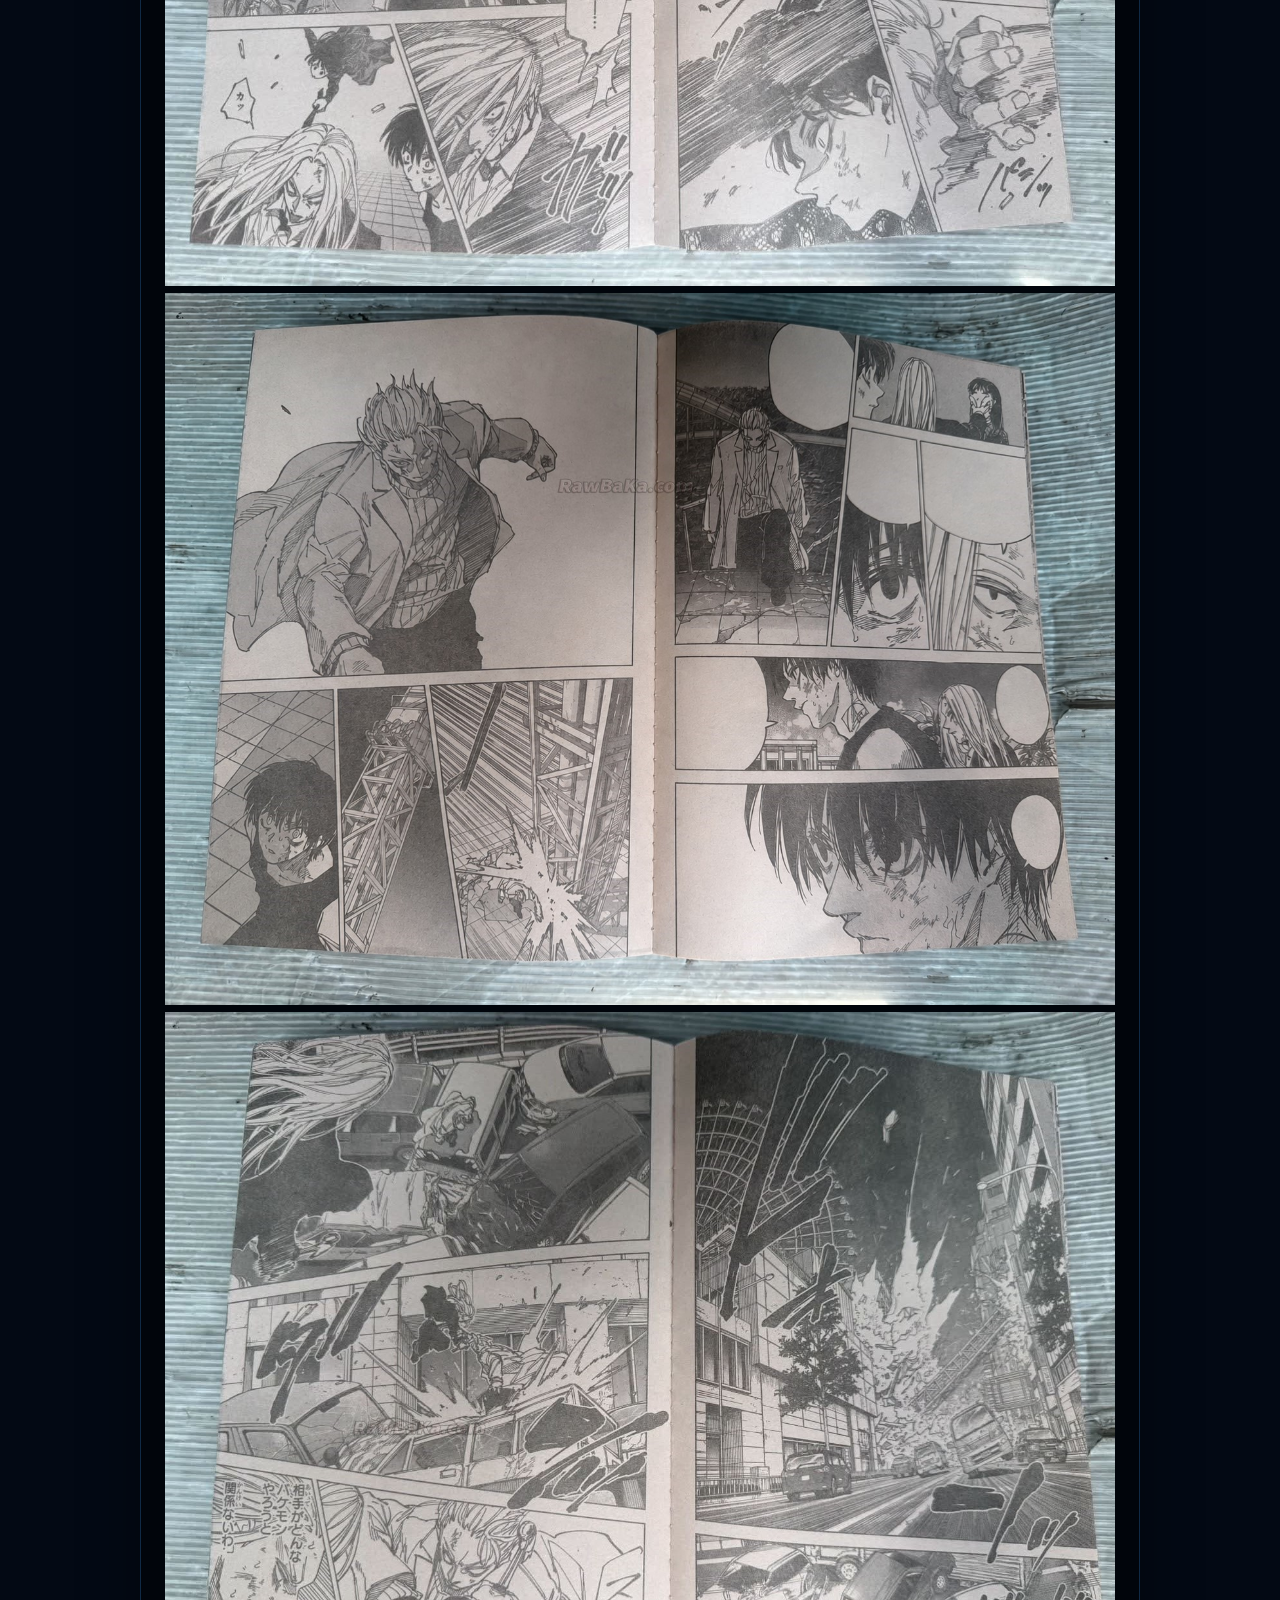
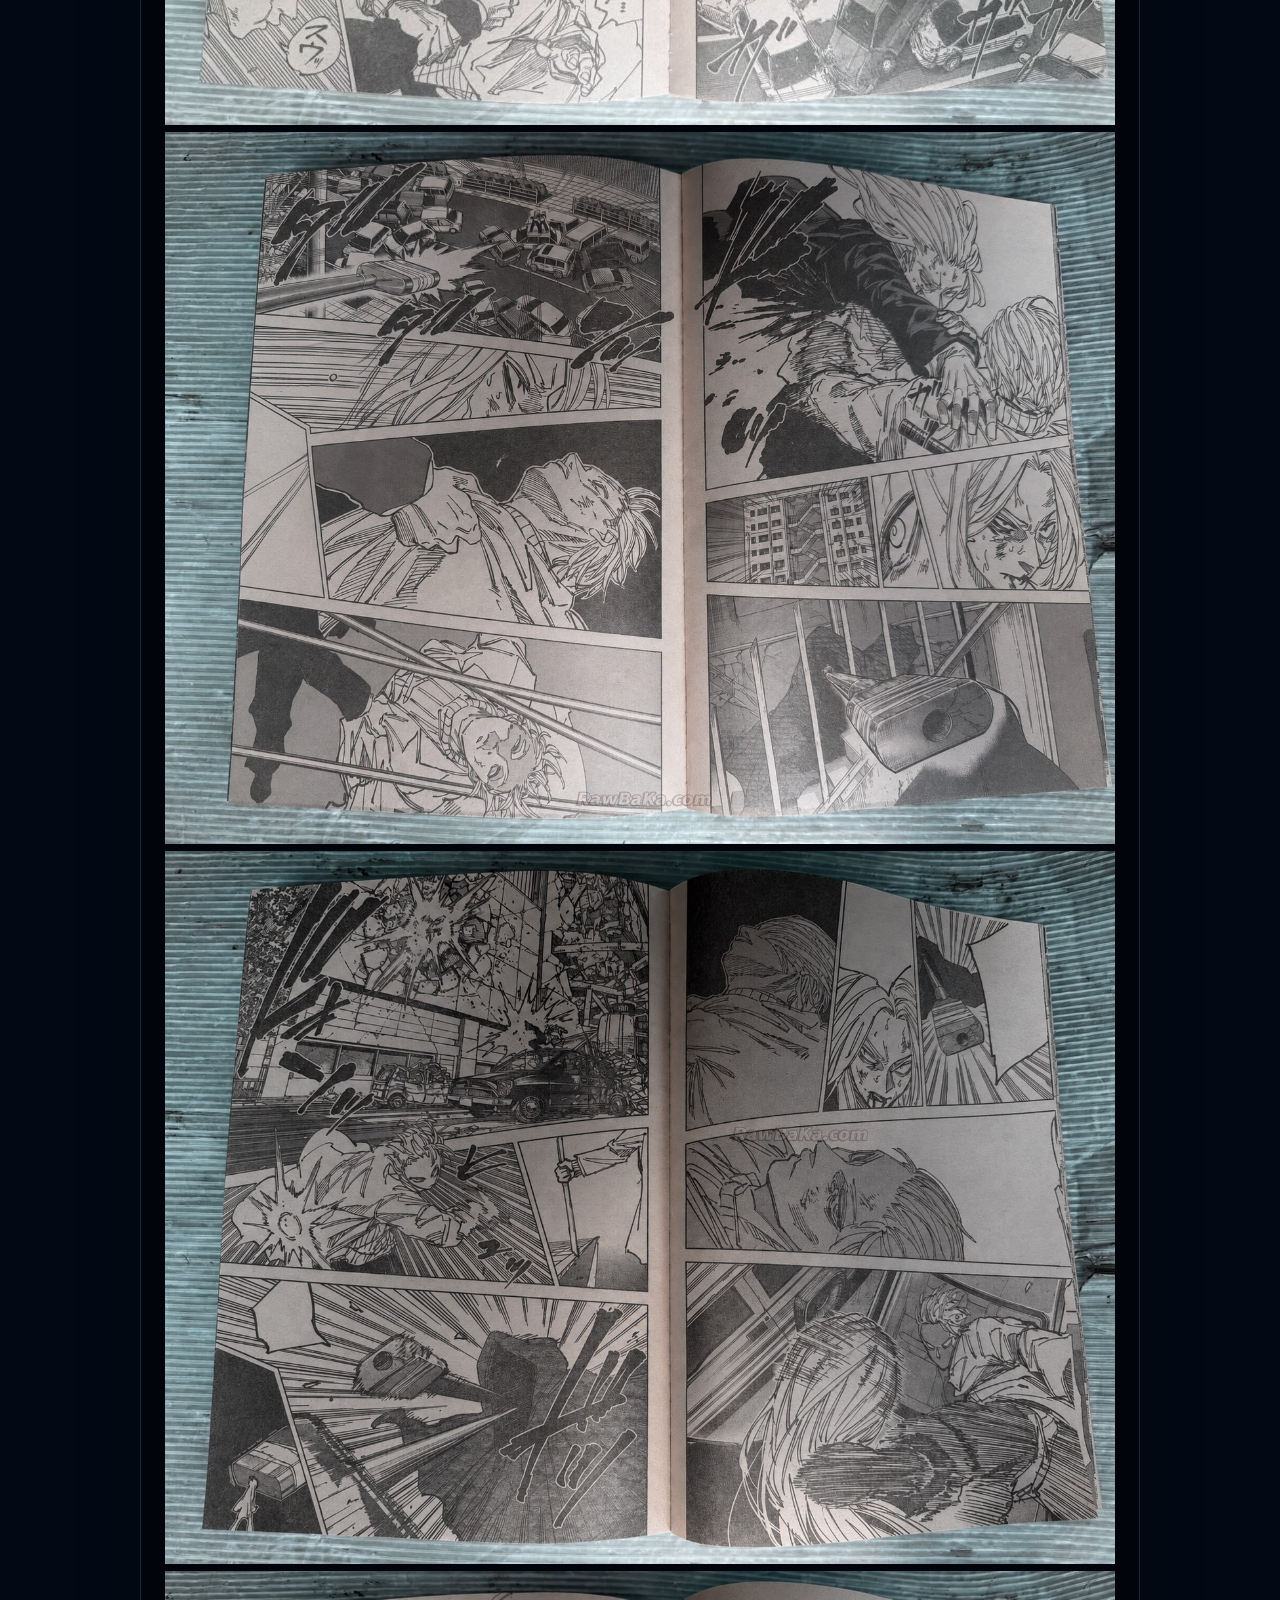
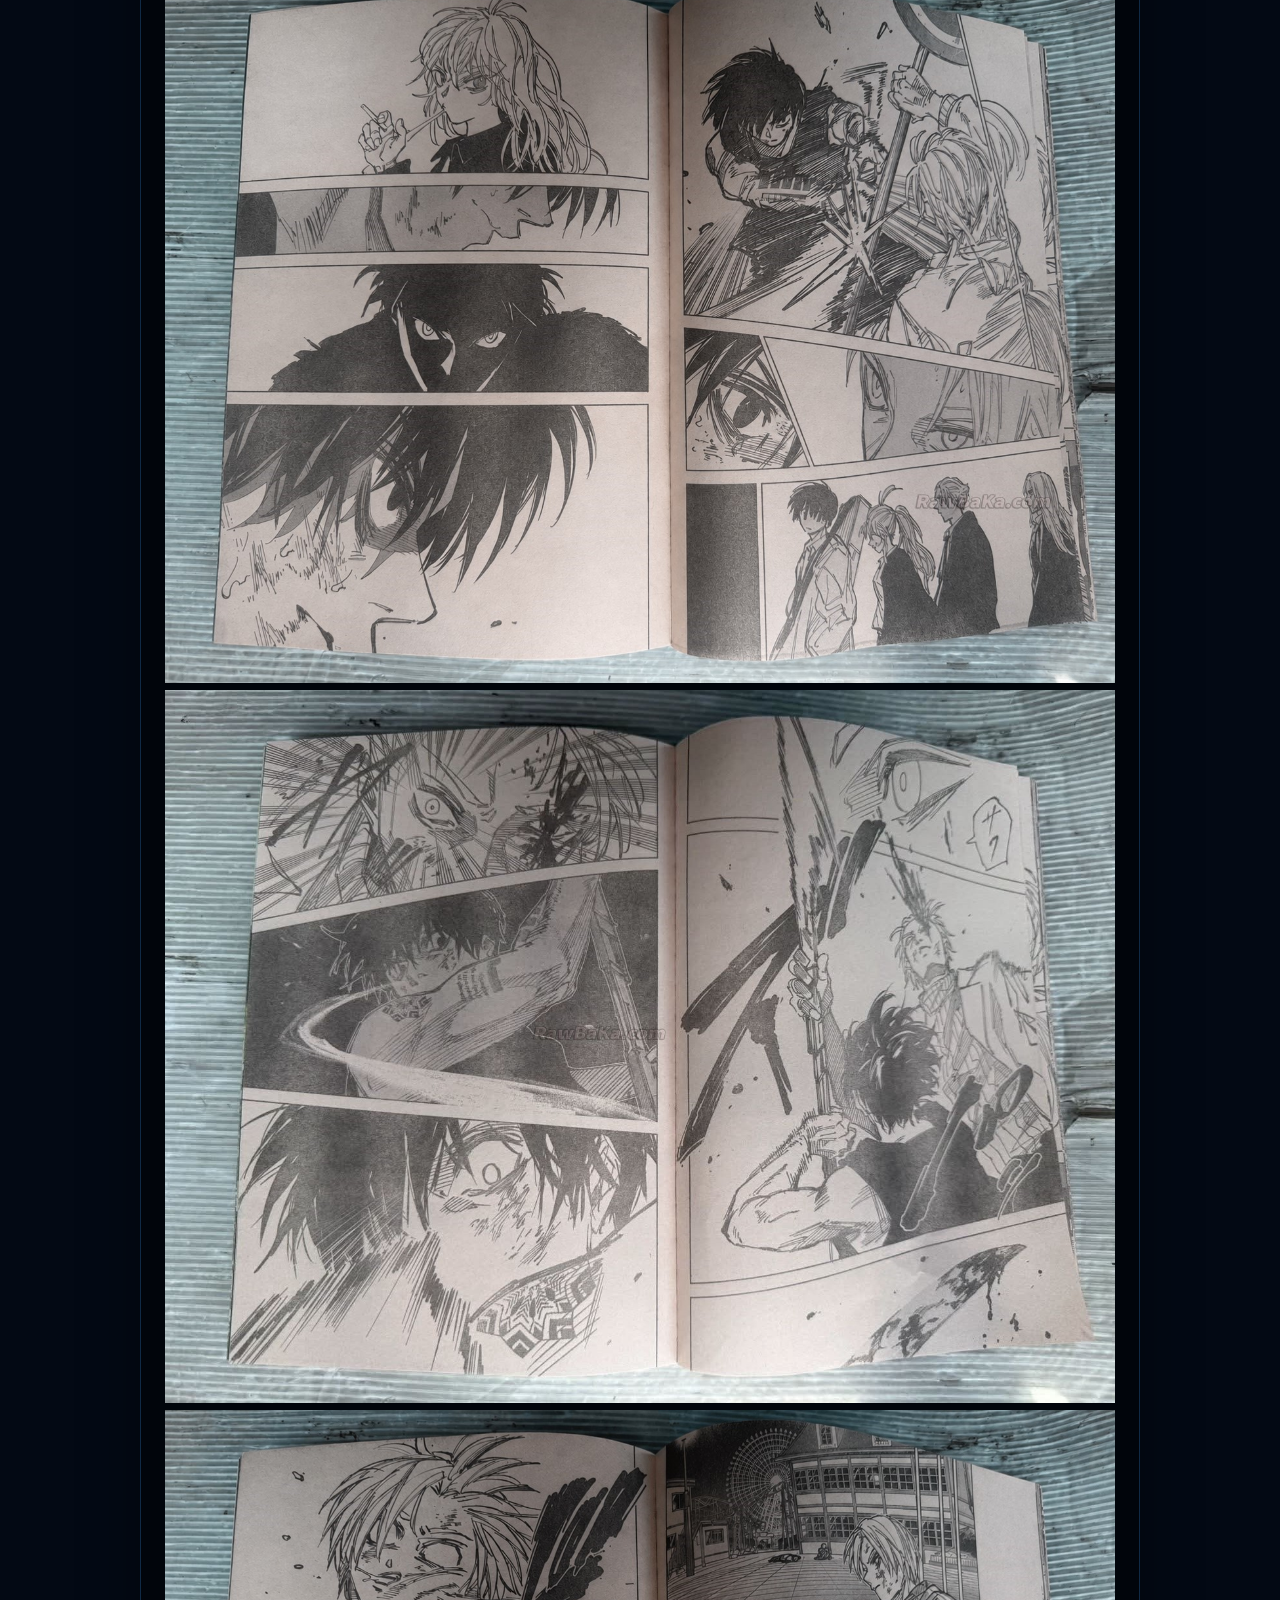
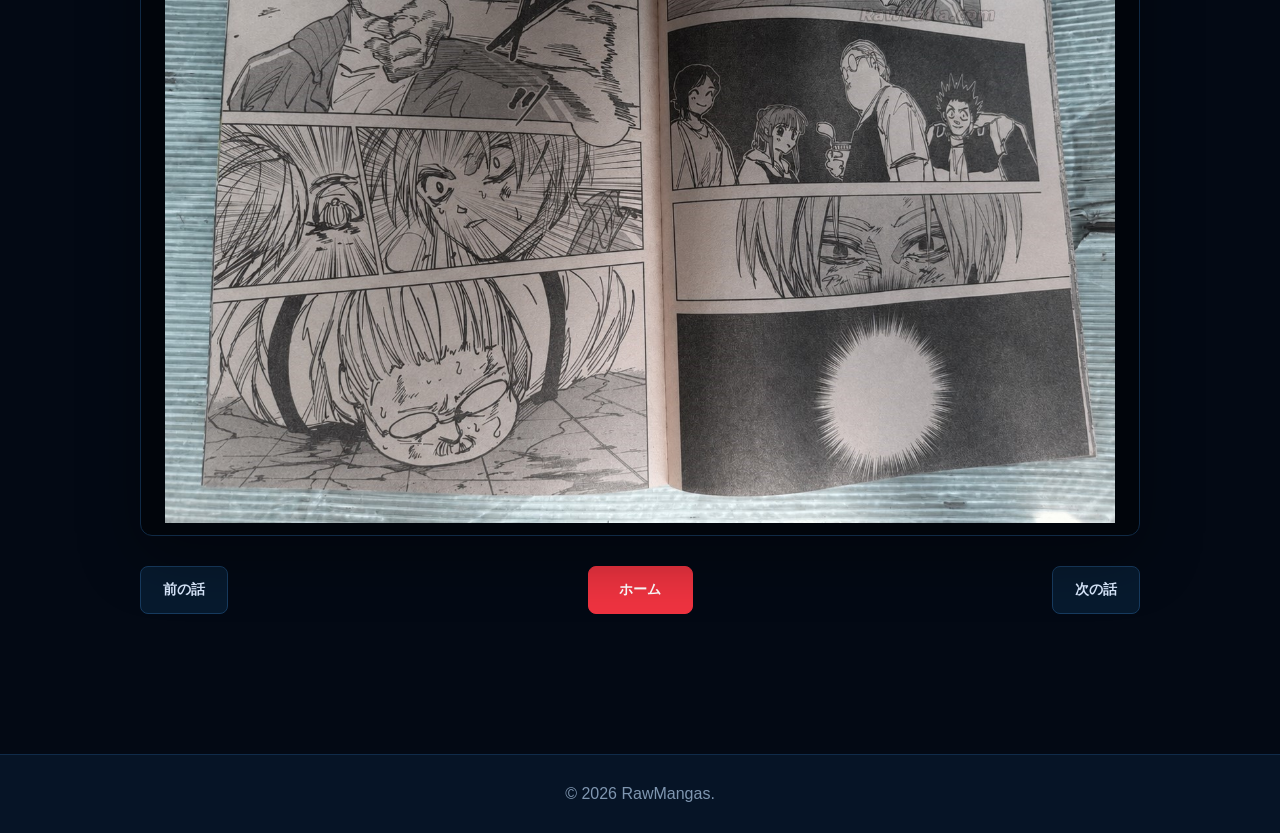
<file: posts/sakamoto-days-272/index.html>
<!DOCTYPE html>
<html lang="ja">

<head>

<meta charset="UTF-8">

<meta
name="viewport"
content="width=device-width,initial-scale=1"
>

<title>
SAKAMOTO DAYS – サカモトデイズ Raw 第272話
 第272話 Raw | RawMangas
</title>

<meta
name="description"
content="SAKAMOTO DAYS – サカモトデイズ Raw 第272話
 第272話をRawMangasで読むことができます。"
>

<meta
name="robots"
content="index, follow"
>

<link
rel="canonical"
href="https://readnewmangaraw.github.io/rawmangas/posts/sakamoto-days-272/"
>

<link
rel="stylesheet"
href="../../style.css"
>

<script async src="https://www.googletagmanager.com/gtag/js?id=G-DWTESS8CF2"></script>

<script>
window.dataLayer = window.dataLayer || [];
function gtag(){dataLayer.push(arguments);}
gtag('js', new Date());
gtag('config', 'G-DWTESS8CF2');
</script>


</head>


<body>


<header class="site-header">

<div class="container">

<a
class="logo"
href="../../"
>
Raw<span>Mangas</span>
</a>

<nav>

<a href="../../">
ホーム
</a>

</nav>

</div>

</header>


<main class="chapter-page">

<div class="container">

<article class="chapter">


<header class="chapter-header">

<div class="breadcrumb">

<a href="../../">
ホーム
</a>

<span>›</span>

<span>
SAKAMOTO DAYS – サカモトデイズ Raw 第272話
</span>

</div>


<h1>
SAKAMOTO DAYS – サカモトデイズ Raw 第272話
 第272話
</h1>


<p class="chapter-meta">
SAKAMOTO DAYS – サカモトデイズ Raw 第272話
 Raw · 第272話
</p>

</header>


<div class="title-image">

<img
src="../../images/sakamoto-days-272/title.jpg"
alt="SAKAMOTO DAYS – サカモトデイズ Raw 第272話"
title="SAKAMOTO DAYS – サカモトデイズ Raw 第272話"
>

</div>


<div class="chapter-content">



        <img
          src="../../images/sakamoto-days-272/001.jpg"
          alt="SAKAMOTO DAYS – サカモトデイズ Raw 第272話"
          title="SAKAMOTO DAYS – サカモトデイズ Raw 第272話"
          loading="lazy"
        >

      

        <img
          src="../../images/sakamoto-days-272/003.jpg"
          alt="SAKAMOTO DAYS – サカモトデイズ Raw 第272話"
          title="SAKAMOTO DAYS – サカモトデイズ Raw 第272話"
          loading="lazy"
        >

      

        <img
          src="../../images/sakamoto-days-272/005.jpg"
          alt="SAKAMOTO DAYS – サカモトデイズ Raw 第272話"
          title="SAKAMOTO DAYS – サカモトデイズ Raw 第272話"
          loading="lazy"
        >

      

        <img
          src="../../images/sakamoto-days-272/007.jpg"
          alt="SAKAMOTO DAYS – サカモトデイズ Raw 第272話"
          title="SAKAMOTO DAYS – サカモトデイズ Raw 第272話"
          loading="lazy"
        >

      

        <img
          src="../../images/sakamoto-days-272/009.jpg"
          alt="SAKAMOTO DAYS – サカモトデイズ Raw 第272話"
          title="SAKAMOTO DAYS – サカモトデイズ Raw 第272話"
          loading="lazy"
        >

      

        <img
          src="../../images/sakamoto-days-272/011.jpg"
          alt="SAKAMOTO DAYS – サカモトデイズ Raw 第272話"
          title="SAKAMOTO DAYS – サカモトデイズ Raw 第272話"
          loading="lazy"
        >

      

        <img
          src="../../images/sakamoto-days-272/013.jpg"
          alt="SAKAMOTO DAYS – サカモトデイズ Raw 第272話"
          title="SAKAMOTO DAYS – サカモトデイズ Raw 第272話"
          loading="lazy"
        >

      

        <img
          src="../../images/sakamoto-days-272/015.jpg"
          alt="SAKAMOTO DAYS – サカモトデイズ Raw 第272話"
          title="SAKAMOTO DAYS – サカモトデイズ Raw 第272話"
          loading="lazy"
        >

      

        <img
          src="../../images/sakamoto-days-272/017.jpg"
          alt="SAKAMOTO DAYS – サカモトデイズ Raw 第272話"
          title="SAKAMOTO DAYS – サカモトデイズ Raw 第272話"
          loading="lazy"
        >

      

        <img
          src="../../images/sakamoto-days-272/019.jpg"
          alt="SAKAMOTO DAYS – サカモトデイズ Raw 第272話"
          title="SAKAMOTO DAYS – サカモトデイズ Raw 第272話"
          loading="lazy"
        >

      

        <img
          src="../../images/sakamoto-days-272/021.jpg"
          alt="SAKAMOTO DAYS – サカモトデイズ Raw 第272話"
          title="SAKAMOTO DAYS – サカモトデイズ Raw 第272話"
          loading="lazy"
        >

      

</div>


<nav class="chapter-navigation">

<a
href="../../"
class="chapter-button"
>
前の話
</a>

<a
href="../../"
class="chapter-button home-button"
>
ホーム
</a>

<a
href="../../"
class="chapter-button"
>
次の話
</a>

</nav>


</article>

</div>

</main>


<footer>

<div class="container">

<p>
© 2026 RawMangas.
</p>

</div>

</footer>


</body>

</html>
</file>
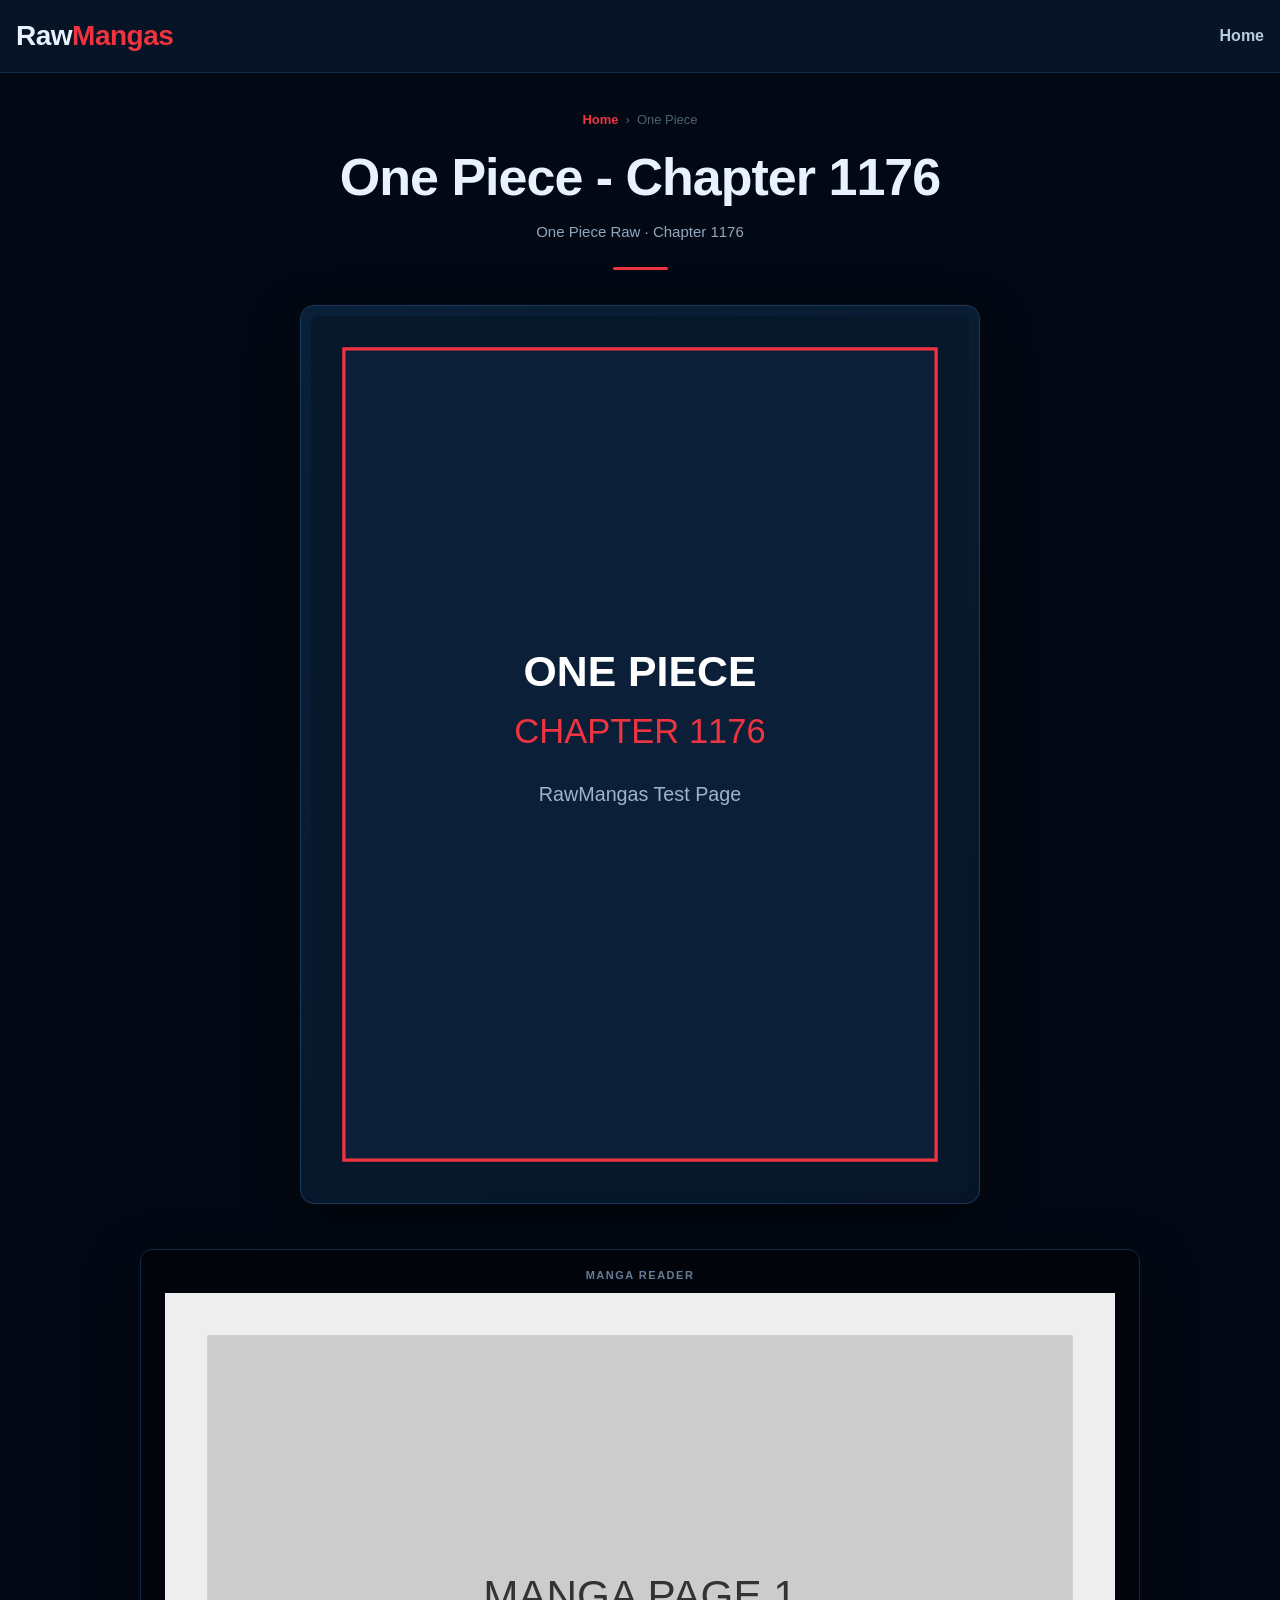
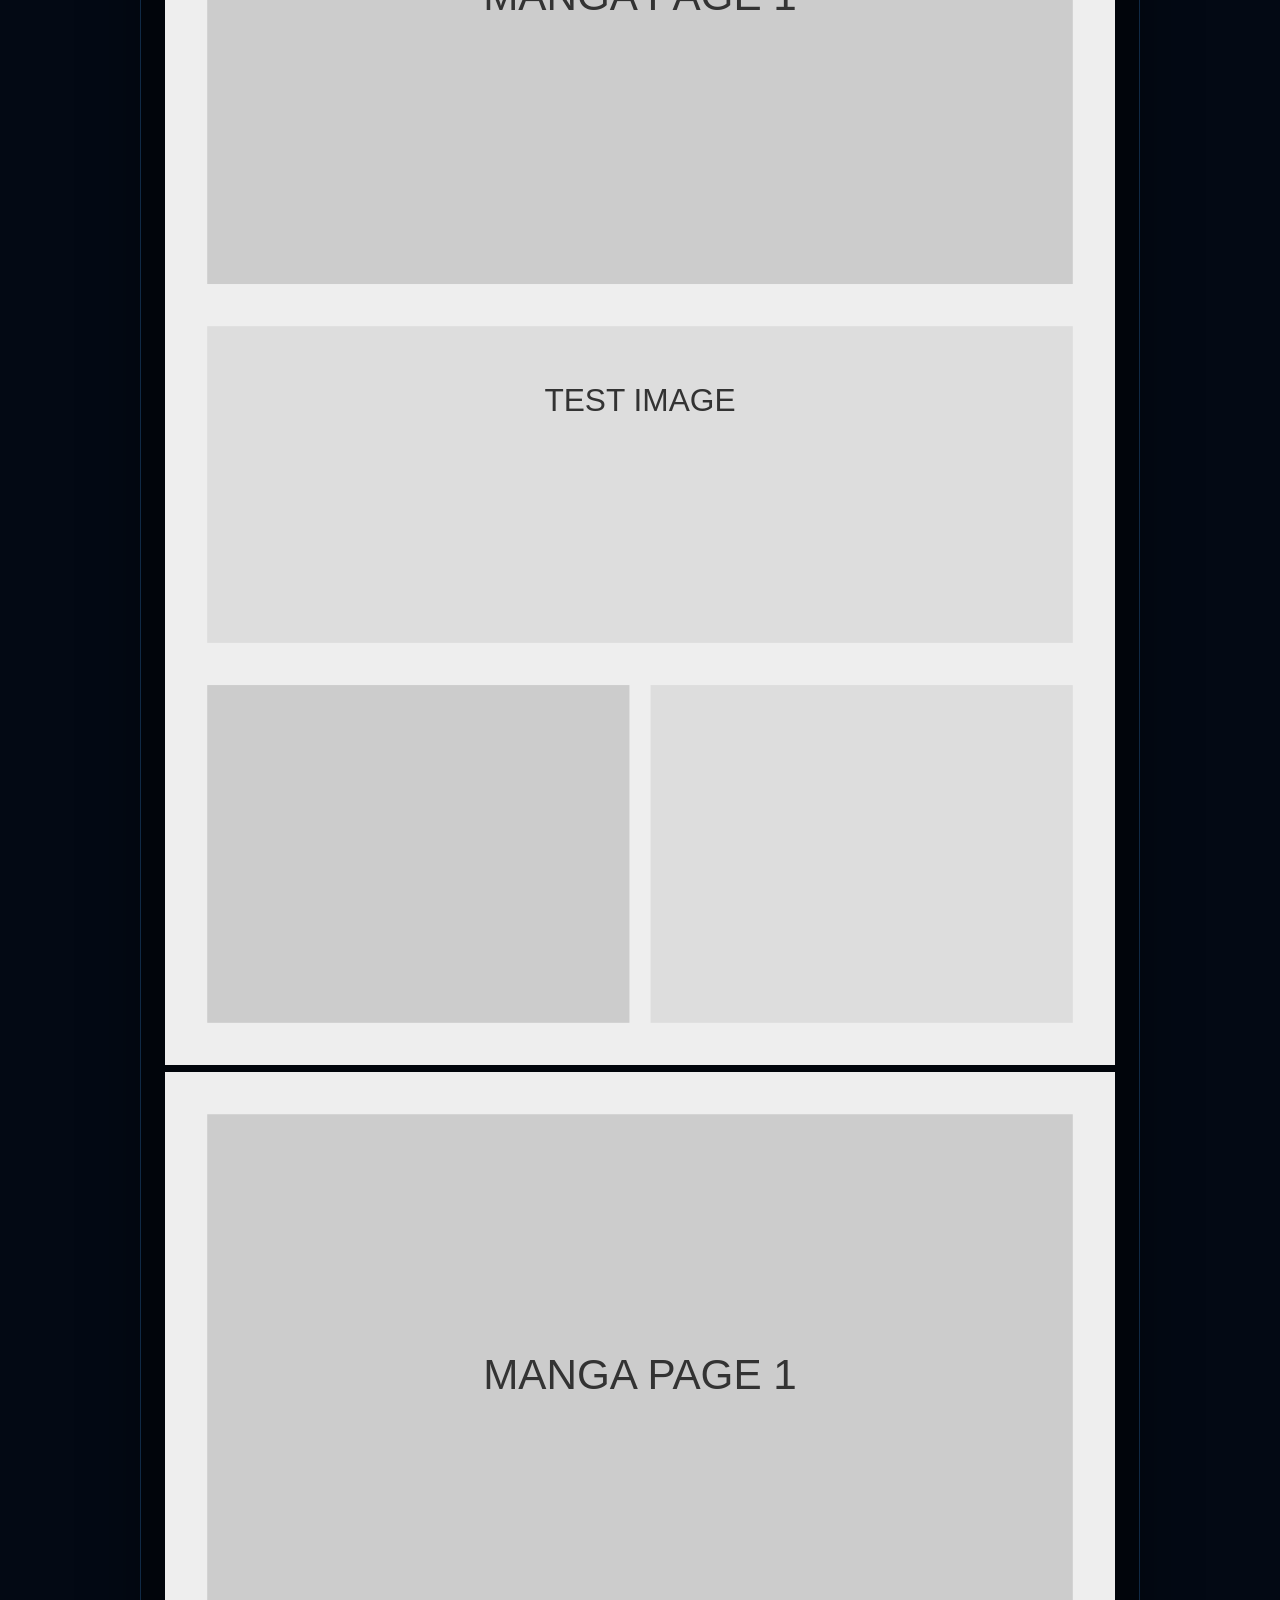
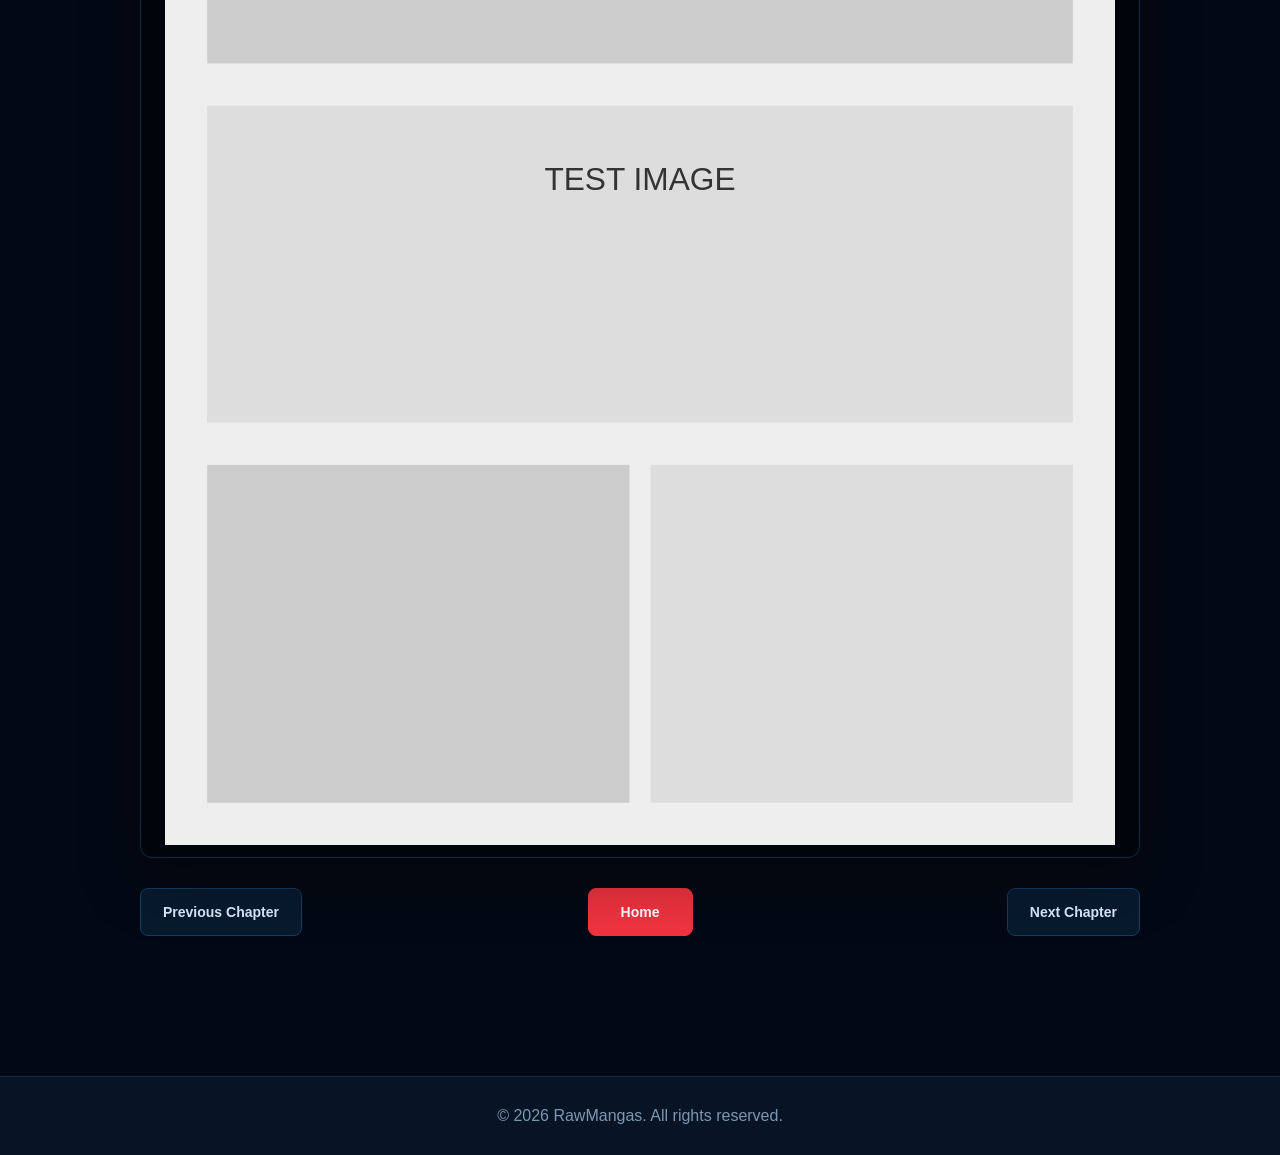
<file: posts/test-chapter/index.html>
<!DOCTYPE html>
<html lang="en">
<head>
  <meta charset="UTF-8">

  <meta name="viewport" content="width=device-width, initial-scale=1.0">

  <title>One Piece - Chapter 1176 Raw | RawMangas</title>

  <meta
    name="description"
    content="Read Read One Piece Chapter 1176 raw online on RawMangas. on RawMangas."
  >

  <meta name="robots" content="index, follow">

  <link
    rel="canonical"
    href="https://readnewmangaraw.github.io/rawmangas/posts/test-chapter/"
  >

  <link rel="stylesheet" href="../../style.css">
</head>

<body>

  <header class="site-header">
    <div class="container">

      <a class="logo" href="../">
        Raw<span>Mangas</span>
      </a>

      <nav>
        <a href="../">Home</a>
      </nav>

    </div>
  </header>


  <main class="chapter-page">

    <div class="container">

      <article class="chapter">

        <header class="chapter-header">

          <div class="breadcrumb">
            <a href="../">Home</a>
            <span>›</span>
            <span>One Piece</span>
          </div>

          <h1>One Piece - Chapter 1176</h1>

          <p class="chapter-meta">
            One Piece Raw · Chapter 1176
          </p>

        </header>


        <div class="title-image">

          <img
            src="../../images/test-chapter/title.svg"
            alt="Manga Title Chapter 1"
          >

        </div>


        <div class="chapter-content">

          <img
            src="../../images/test-chapter/001.svg"
            alt="Manga Title Chapter 1 page 1"
            loading="lazy"
          >

          <img
            src="../../images/test-chapter/002.svg"
            alt="Manga Title Chapter 1 page 2"
            loading="lazy"
          >

        </div>


        <nav class="chapter-navigation">

          <a href="#" class="chapter-button">
            Previous Chapter
          </a>

          <a href="../" class="chapter-button home-button">
            Home
          </a>

          <a href="#" class="chapter-button">
            Next Chapter
          </a>

        </nav>

      </article>

    </div>

  </main>


  <footer>

    <div class="container">

      <p>
        © 2026 RawMangas. All rights reserved.
      </p>

    </div>

  </footer>

</body>
</html>
</file>
<file: style.css>
* {
  box-sizing: border-box;
}

html {
  scroll-behavior: smooth;
}

body {
  margin: 0;
  background: #030914;
  color: #e8f1ff;
  font-family: Arial, "Noto Sans", sans-serif;
}

a {
  color: inherit;
  text-decoration: none;
}

img {
  max-width: 100%;
  display: block;
}

.container {
  width: min(1400px, calc(100% - 32px));
  margin: 0 auto;
}


/* Header */

.site-header {
  background: #061426;
  border-bottom: 1px solid #102b49;
  position: sticky;
  top: 0;
  z-index: 100;
}

.site-header .container {
  min-height: 72px;
  display: flex;
  align-items: center;
  justify-content: space-between;
}

.logo {
  font-size: 28px;
  font-weight: 800;
  letter-spacing: -0.5px;
}

.logo span {
  color: #ef3340;
}

nav a {
  color: #b9cbe0;
  font-weight: 600;
}

nav a:hover {
  color: #ffffff;
}


/* Hero */

.hero {
  padding: 70px 0 50px;
  background:
    radial-gradient(
      circle at 85% 20%,
      rgba(239, 51, 64, 0.15),
      transparent 35%
    ),
    linear-gradient(
      180deg,
      #061426 0%,
      #030914 100%
    );
}

.hero h1 {
  margin: 0 0 14px;
  font-size: clamp(32px, 5vw, 58px);
  line-height: 1.05;
}

.hero p {
  margin: 0;
  max-width: 650px;
  color: #9fb4cc;
  font-size: 18px;
}


/* Sections */

.manga-section {
  padding: 45px 0;
}

.section-heading {
  display: flex;
  align-items: center;
  justify-content: space-between;
  gap: 20px;
  margin-bottom: 24px;
}

.section-heading h2 {
  margin: 0;
  font-size: 28px;
}

.section-heading a {
  color: #ef3340;
  font-weight: 700;
}


/* Manga grid */

.manga-grid {
  display: grid;
  grid-template-columns: repeat(6, minmax(0, 1fr));
  gap: 18px;
}

.manga-card {
  background: #07182b;
  border: 1px solid #112d4a;
  border-radius: 10px;
  overflow: hidden;
  transition:
    transform 0.2s ease,
    border-color 0.2s ease,
    box-shadow 0.2s ease;
}

.manga-card:hover {
  transform: translateY(-4px);
  border-color: #ef3340;
  box-shadow: 0 10px 30px rgba(0, 0, 0, 0.35);
}

.manga-card img {
  width: 100%;
  aspect-ratio: 3 / 4;
  object-fit: cover;
  background: #0b2038;
}

.card-content {
  padding: 14px;
}

.card-content h3 {
  margin: 0 0 7px;
  font-size: 16px;
  line-height: 1.35;
}

.card-content p {
  margin: 0;
  color: #8fa6bf;
  font-size: 14px;
}


/* Footer */

footer {
  margin-top: 50px;
  padding: 30px 0;
  background: #061426;
  border-top: 1px solid #102b49;
}

footer p {
  margin: 0;
  color: #7f96b0;
  text-align: center;
}


/* Tablet */

@media (max-width: 1100px) {

  .manga-grid {
    grid-template-columns: repeat(4, minmax(0, 1fr));
  }

}


/* Mobile */

@media (max-width: 700px) {

  .container {
    width: min(100% - 20px, 1400px);
  }

  .site-header .container {
    min-height: 62px;
  }

  .logo {
    font-size: 24px;
  }

  .hero {
    padding: 50px 0 35px;
  }

  .hero h1 {
    font-size: 34px;
  }

  .hero p {
    font-size: 16px;
  }

  .manga-section {
    padding: 32px 0;
  }

  .section-heading h2 {
    font-size: 23px;
  }

  .manga-grid {
    grid-template-columns: repeat(2, minmax(0, 1fr));
    gap: 12px;
  }

  .card-content {
    padding: 11px;
  }

  .card-content h3 {
    font-size: 14px;
  }

  .card-content p {
    font-size: 13px;
  }

}

/* ================================
   CHAPTER PAGE
================================ */

.chapter-page {
  min-height: 70vh;
  padding: 30px 0 90px;
}

.chapter {
  width: 100%;
  max-width: 1100px;
  margin: 0 auto;
}


/* Breadcrumb */

.breadcrumb {
  display: flex;
  align-items: center;
  justify-content: center;
  flex-wrap: wrap;
  gap: 7px;
  margin: 5px 0 18px;
  color: #7187a0;
  font-size: 13px;
}

.breadcrumb a {
  color: #ef3340;
  font-weight: 700;
}

.breadcrumb span {
  opacity: 0.7;
}


/* Chapter heading */

.chapter-header {
  text-align: center;
  margin-bottom: 35px;
}

.chapter-header h1 {
  max-width: 950px;
  margin: 0 auto 12px;
  font-size: clamp(30px, 5vw, 52px);
  font-weight: 800;
  line-height: 1.08;
  letter-spacing: -1px;
}

.chapter-meta {
  margin: 0;
  color: #91a6bd;
  font-size: 15px;
}


/* Red heading line */

.chapter-header::after {
  content: "";
  display: block;
  width: 55px;
  height: 3px;
  margin: 22px auto 0;
  background: #ef3340;
  border-radius: 10px;
}


/* Title image */

.title-image {
  width: min(680px, 100%);
  margin: 0 auto 45px;
  padding: 10px;
  background: linear-gradient(
    145deg,
    #0a2038,
    #061426
  );
  border: 1px solid #173a5c;
  border-radius: 14px;
  box-shadow:
    0 20px 55px rgba(0, 0, 0, 0.45),
    0 0 0 1px rgba(239, 51, 64, 0.04);
}

.title-image img {
  width: 100%;
  height: auto;
  display: block;
  border-radius: 8px;
}


/* Reader */

.chapter-content {
  position: relative;
  width: 100%;
  max-width: 1000px;
  margin: 0 auto;
  padding: 12px;
  background: #01050b;
  border: 1px solid #102a45;
  border-radius: 12px;
  box-shadow:
    0 20px 60px rgba(0, 0, 0, 0.35);
}

.chapter-content::before {
  content: "MANGA READER";
  display: block;
  padding: 7px 4px 12px;
  color: #657c96;
  font-size: 11px;
  font-weight: 800;
  letter-spacing: 1.5px;
  text-align: center;
}

.chapter-content img {
  display: block;
  width: 100%;
  max-width: 950px;
  height: auto;
  margin: 0 auto 7px;
}

.chapter-content img:last-child {
  margin-bottom: 0;
}


/* Navigation */

.chapter-navigation {
  display: grid;
  grid-template-columns: 1fr auto 1fr;
  align-items: center;
  gap: 14px;
  max-width: 1000px;
  margin: 30px auto 0;
}

.chapter-button {
  min-height: 48px;
  display: inline-flex;
  align-items: center;
  justify-content: center;
  padding: 0 22px;
  border: 1px solid #173b5f;
  border-radius: 8px;
  background: #071a2e;
  color: #dbeaff;
  font-size: 14px;
  font-weight: 700;
  transition:
    background 0.2s ease,
    border-color 0.2s ease,
    transform 0.2s ease;
}

.chapter-button:hover {
  background: #0c2945;
  border-color: #ef3340;
  transform: translateY(-2px);
}

.chapter-button:first-child {
  justify-self: start;
}

.chapter-button:last-child {
  justify-self: end;
}

.home-button {
  min-width: 105px;
  background: #ef3340;
  border-color: #ef3340;
  color: #ffffff;
}

.home-button:hover {
  background: #d92734;
  border-color: #d92734;
}


/* Mobile */

@media (max-width: 700px) {

  .chapter-page {
    padding: 22px 0 55px;
  }

  .chapter-header {
    margin-bottom: 28px;
  }

  .breadcrumb {
    font-size: 12px;
    margin-bottom: 15px;
  }

  .chapter-header h1 {
    font-size: 29px;
    letter-spacing: -0.5px;
  }

  .chapter-meta {
    font-size: 13px;
  }

  .chapter-header::after {
    margin-top: 18px;
  }

  .title-image {
    padding: 6px;
    margin-bottom: 30px;
    border-radius: 10px;
  }

  .chapter-content {
    padding: 5px;
    border-radius: 8px;
  }

  .chapter-content::before {
    padding: 5px 2px 9px;
    font-size: 9px;
  }

  .chapter-content img {
    margin-bottom: 3px;
  }

  .chapter-navigation {
    grid-template-columns: 1fr 1fr;
    gap: 8px;
    margin-top: 22px;
  }

  .home-button {
    grid-column: 1 / -1;
    grid-row: 1;
    order: -1;
    width: 100%;
  }

  .chapter-button {
    min-height: 44px;
    padding: 0 9px;
    font-size: 12px;
  }

}


/* Japanese Typography */

body {
  font-family:
    "Noto Sans JP",
    "Hiragino Kaku Gothic ProN",
    "Yu Gothic",
    Arial,
    sans-serif;
}

.hero p,
.card-content p,
.chapter-meta,
.breadcrumb {
  line-height: 1.8;
}

.card-content h3 {
  word-break: break-word;
}
</file>
<file: admin/admin.css>
*{
  box-sizing:border-box;
}

body{
  margin:0;
  background:#030914;
  color:#eaf3ff;
  font-family:Arial,"Noto Sans",sans-serif;
}

.hidden{
  display:none!important;
}

.screen{
  min-height:100vh;
  display:flex;
  align-items:center;
  justify-content:center;
  padding:20px;
}

.login-box{
  width:min(450px,100%);
  padding:35px;
  background:#061426;
  border:1px solid #173552;
  border-radius:16px;
  box-shadow:0 25px 70px rgba(0,0,0,.45);
}

.brand{
  font-size:27px;
  font-weight:900;
  letter-spacing:-1px;
}

.brand span{
  color:#ef3340;
}

.login-box h1{
  margin:28px 0 8px;
}

.login-box p{
  color:#8ea5bd;
  margin:0 0 25px;
}

input{
  width:100%;
  padding:13px 14px;
  margin-top:7px;
  border:1px solid #1a3c5d;
  border-radius:8px;
  outline:none;
  background:#020811;
  color:#fff;
  font-size:15px;
}

input:focus{
  border-color:#ef3340;
}

label{
  display:block;
  margin-top:22px;
  font-weight:700;
}

button{
  border:0;
  border-radius:8px;
  padding:12px 18px;
  cursor:pointer;
  font-weight:800;
  font-size:14px;
}

#loginBtn{
  width:100%;
  margin-top:22px;
  background:#ef3340;
  color:#fff;
}

#loginBtn:hover,
.publish:hover{
  background:#d92734;
}

#loginStatus,
#publishStatus{
  margin-top:16px;
  white-space:pre-wrap;
  line-height:1.6;
}

.admin-header{
  min-height:72px;
  padding:12px 30px;
  display:flex;
  align-items:center;
  justify-content:space-between;
  background:#061426;
  border-bottom:1px solid #132f4b;
}

.admin-header small{
  color:#7188a0;
}

.logout{
  background:#111f31;
  color:#dbeaff;
  border:1px solid #25415e;
}

.logout:hover{
  border-color:#ef3340;
  color:#fff;
}

.admin-main{
  width:min(1000px,calc(100% - 30px));
  margin:30px auto 70px;
}

.panel{
  margin-bottom:25px;
  padding:25px;
  background:#061426;
  border:1px solid #173552;
  border-radius:14px;
}

.panel-title{
  display:flex;
  align-items:center;
  justify-content:space-between;
  gap:20px;
  margin-bottom:20px;
}

.panel-title h1,
.panel-title h2{
  margin:0 0 6px;
}

.panel-title p{
  margin:0;
  color:#8198b0;
  font-size:13px;
}

.secondary{
  background:#0b2038;
  color:#dcecff;
  border:1px solid #1c4265;
}

.secondary:hover{
  border-color:#ef3340;
}

.publish{
  width:100%;
  margin-top:28px;
  padding:15px;
  background:#ef3340;
  color:#fff;
}

.help{
  margin-top:8px;
  color:#7188a0;
  font-size:12px;
}

.current-files{
  margin-top:10px;
}

.file-item{
  display:flex;
  align-items:center;
  justify-content:space-between;
  gap:10px;
  padding:10px 12px;
  margin:6px 0;
  background:#030b16;
  border:1px solid #132f4b;
  border-radius:7px;
  font-size:13px;
}

.file-item button{
  padding:6px 10px;
  background:#3a1520;
  color:#ffb7bd;
}

.post-item{
  display:flex;
  align-items:center;
  justify-content:space-between;
  gap:15px;
  padding:16px;
  margin-top:10px;
  background:#030b16;
  border:1px solid #153450;
  border-radius:9px;
}

.post-info strong{
  display:block;
  margin-bottom:5px;
}

.post-info small{
  color:#7188a0;
}

.post-actions{
  display:flex;
  gap:7px;
}

.edit-btn{
  background:#0b2945;
  color:#d9edff;
}

.delete-btn{
  background:#3a1520;
  color:#ffb7bd;
}

@media(max-width:650px){

  .admin-header{
    padding:12px 16px;
  }

  .admin-main{
    width:calc(100% - 20px);
    margin-top:15px;
  }

  .panel{
    padding:18px;
  }

  .panel-title{
    align-items:flex-start;
    flex-direction:column;
  }

  .post-item{
    align-items:flex-start;
    flex-direction:column;
  }

  .post-actions{
    width:100%;
  }

  .post-actions button{
    flex:1;
  }

}
</file>
